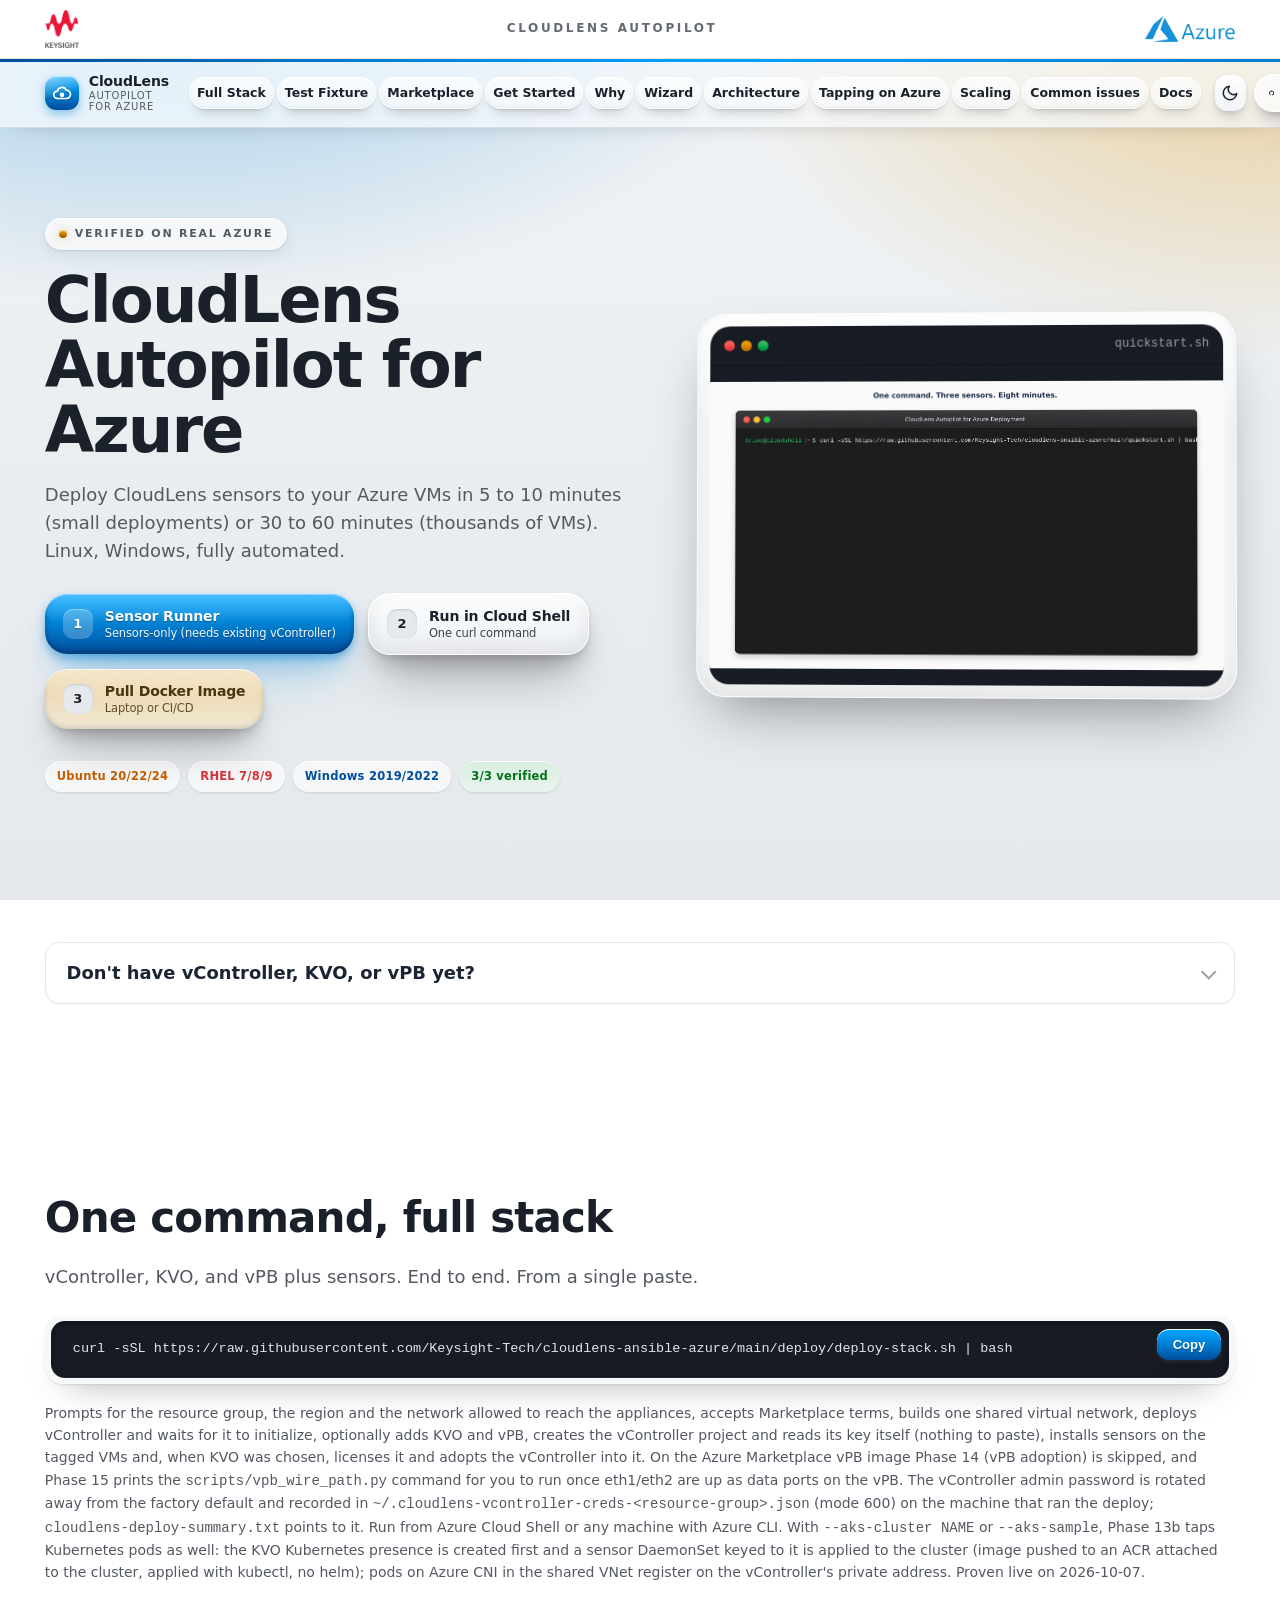
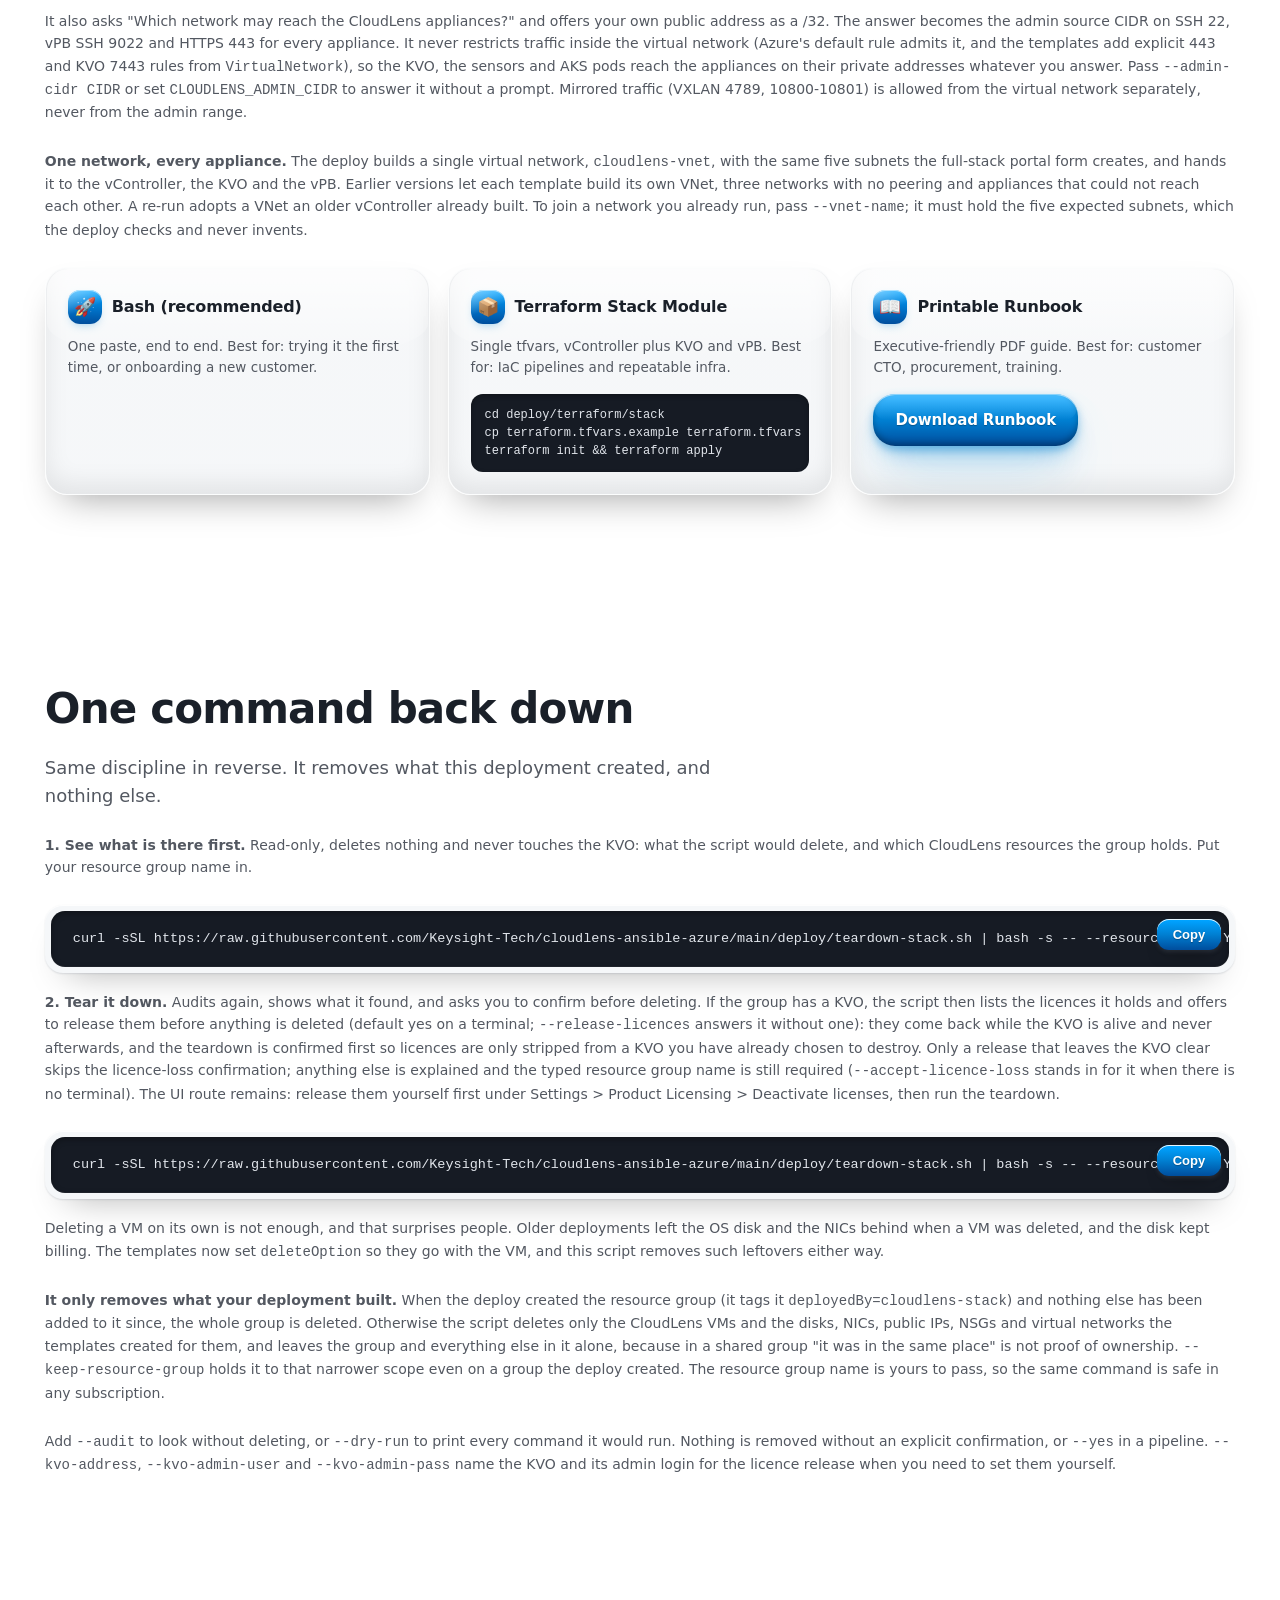
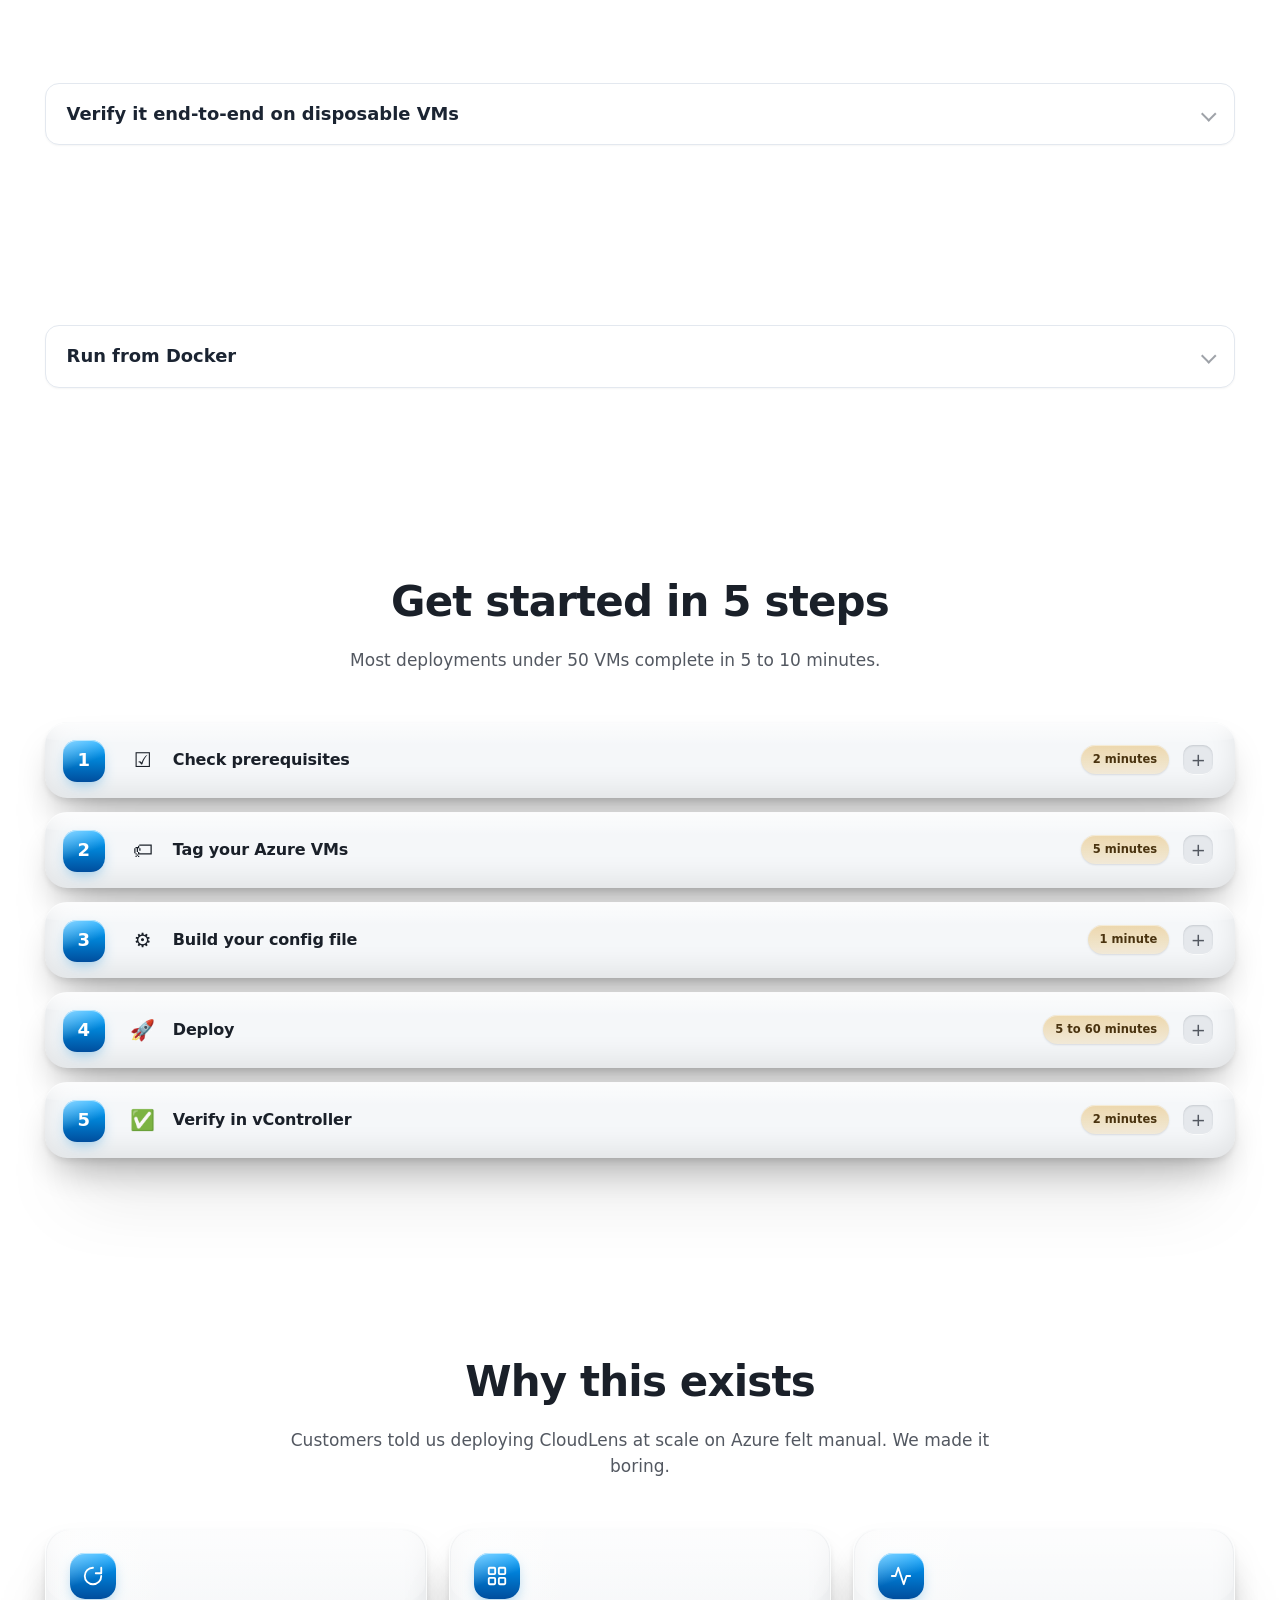
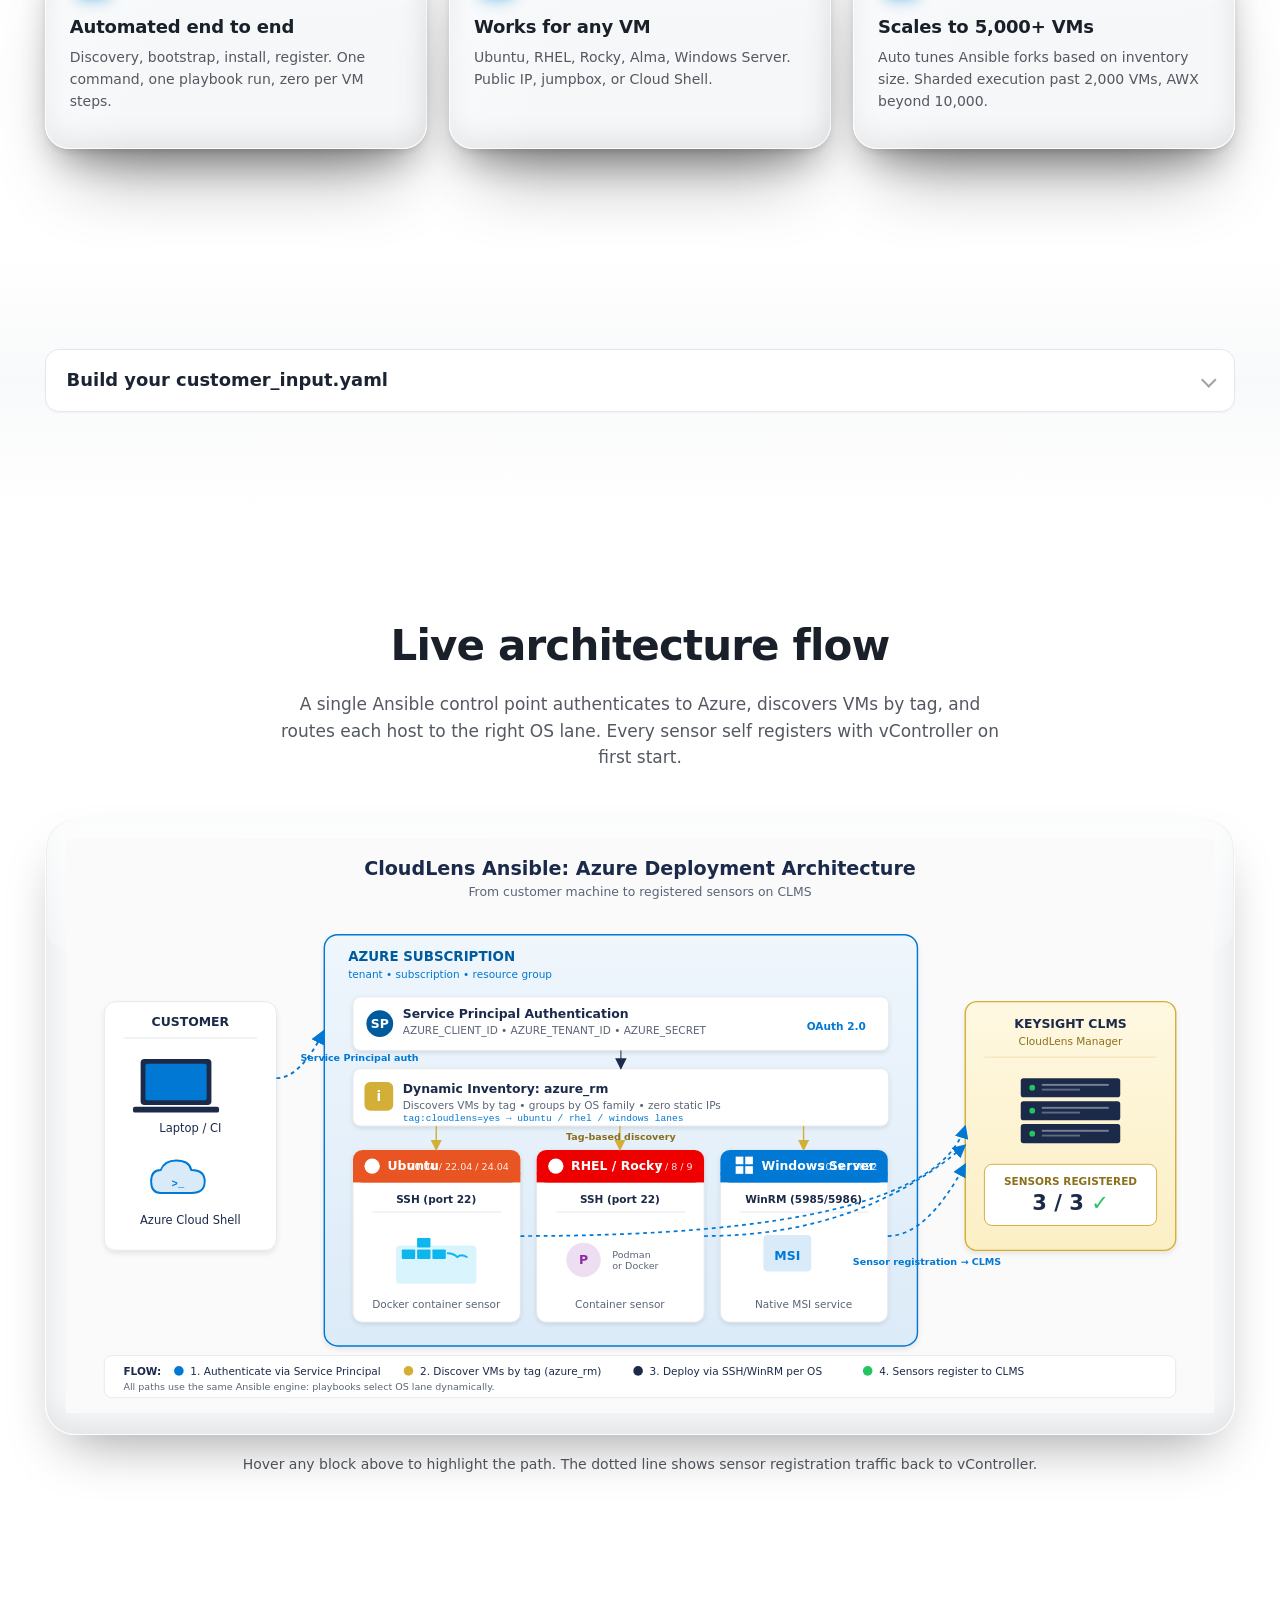
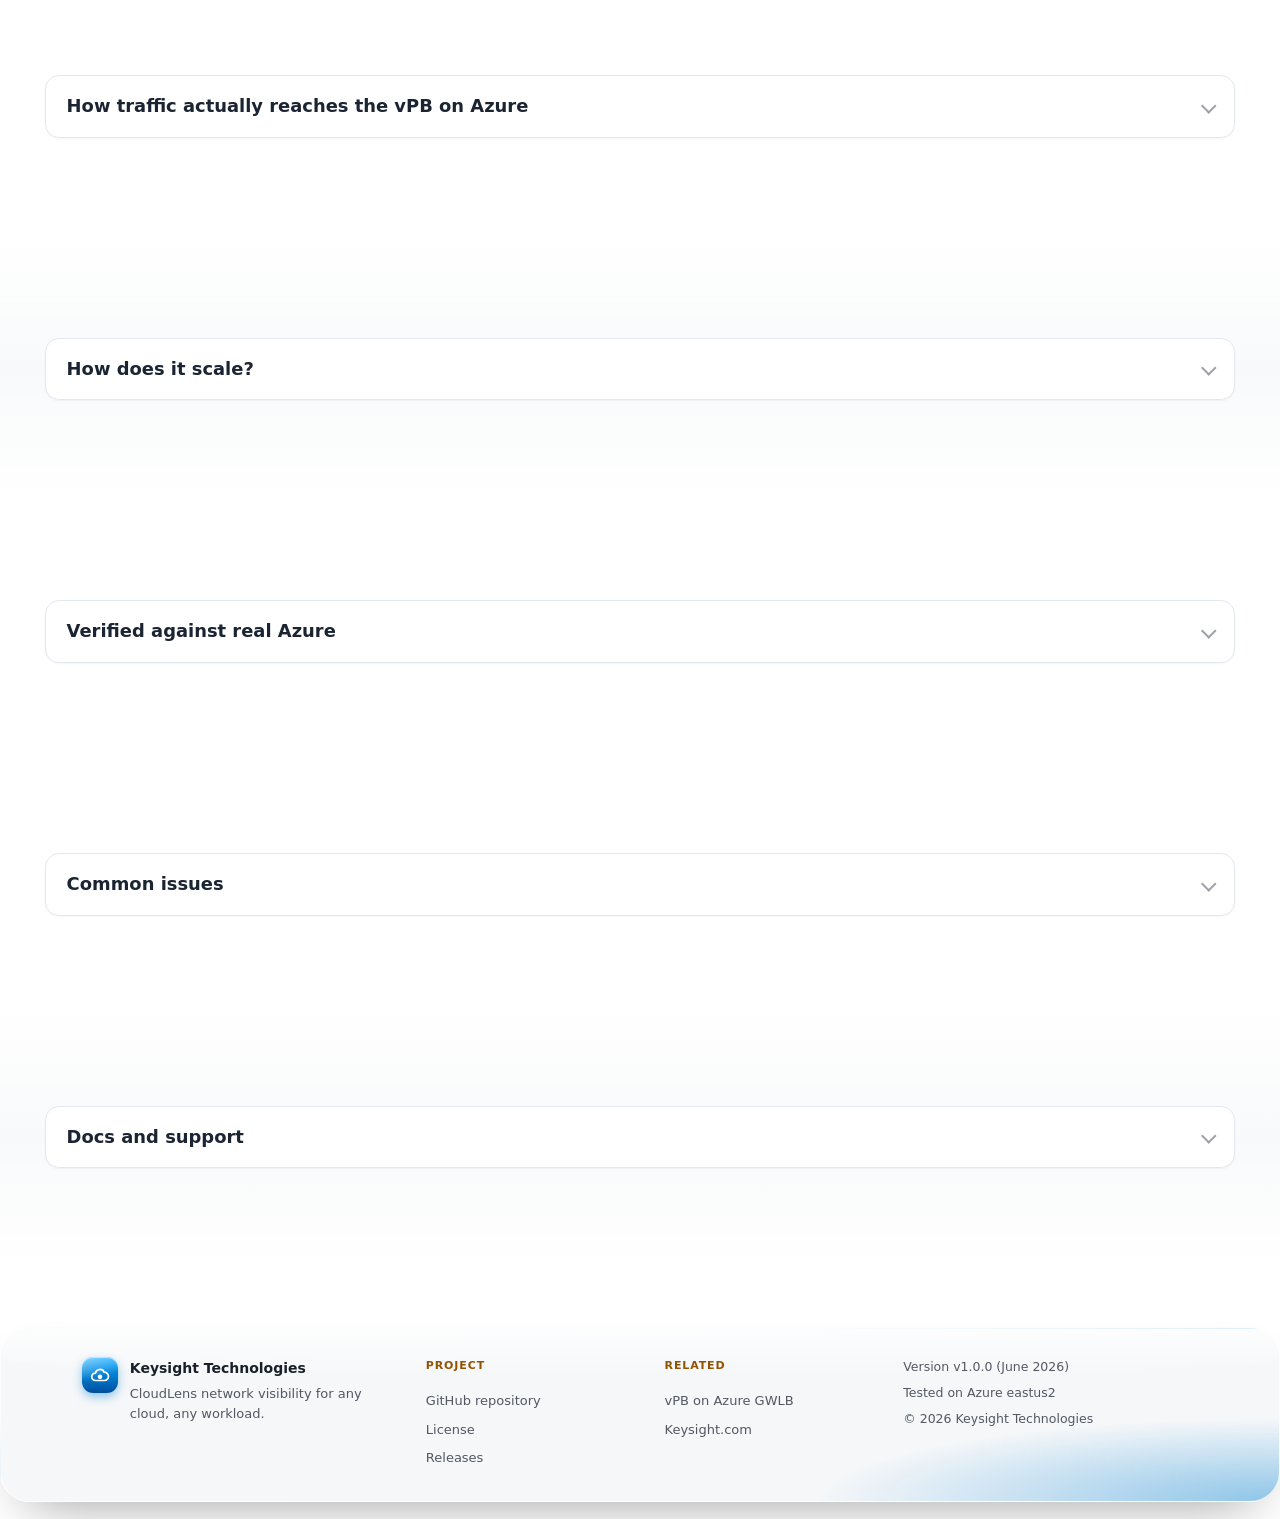
<file: docs/index.html>
<!doctype html>
<html lang="en" data-theme="light">
<head>
  <meta charset="utf-8" />
  <meta name="viewport" content="width=device-width, initial-scale=1, viewport-fit=cover" />
  <script>
    // Apply saved theme BEFORE styles paint to prevent flash of incorrect theme.
    // Defaults to light if no preference saved.
    try {
      var t = localStorage.getItem('cl-theme') || 'light';
      document.documentElement.setAttribute('data-theme', t);
    } catch (e) {}
  </script>
  <meta name="color-scheme" content="light dark" />
  <title>CloudLens Autopilot for Azure | Keysight Technologies</title>
  <meta name="description" content="Deploy CloudLens sensors to your Azure VMs in 5 to 10 minutes. Linux, Windows, fully automated. ARM template, Cloud Shell, or Docker." />
  <meta name="theme-color" content="#0078D4" media="(prefers-color-scheme: light)" />
  <meta name="theme-color" content="#0F172A" media="(prefers-color-scheme: dark)" />

  <meta property="og:type" content="website" />
  <meta property="og:title" content="CloudLens Autopilot for Azure" />
  <meta property="og:description" content="Deploy CloudLens sensors to your Azure VMs in 5 to 10 minutes. Linux, Windows, fully automated." />
  <meta property="og:url" content="https://keysight-tech.github.io/cloudlens-ansible-azure/" />
  <meta property="og:image" content="https://raw.githubusercontent.com/Keysight-Tech/cloudlens-ansible-azure/main/docs/assets/architecture-diagram.svg" />
  <meta name="twitter:card" content="summary_large_image" />

  <link rel="icon" href="data:image/svg+xml,%3Csvg xmlns='http://www.w3.org/2000/svg' viewBox='0 0 32 32'%3E%3Crect width='32' height='32' rx='6' fill='%230078D4'/%3E%3Cpath d='M8 20 L16 8 L24 20 Z' fill='%23D4AF37'/%3E%3C/svg%3E" />
  <link rel="stylesheet" href="styles.css?v=1" />
</head>
<body>
  <a class="skip-link" href="#main">Skip to content</a>

  <div class="brand-strip">
    <div class="brand-strip__inner">
      <a href="https://www.keysight.com" target="_blank" rel="noopener" class="brand-strip__logo" aria-label="Keysight Technologies">
        <img src="assets/keysight-mark.png" alt="Keysight Technologies" width="288" height="320" />
      </a>
      <span class="brand-strip__tag">CloudLens Autopilot</span>
      <a href="https://azure.microsoft.com/en-us/marketplace" target="_blank" rel="noopener" class="brand-strip__logo brand-strip__logo--azure" aria-label="Microsoft Azure">
        <img src="assets/azure-mark.png" alt="Microsoft Azure" width="450" height="130" />
      </a>
    </div>
  </div>

  <header class="site-header" role="banner">
    <div class="container nav">
      <a href="#top" class="brand" aria-label="CloudLens Autopilot for Azure home">
        <span class="brand-mark" aria-hidden="true">
          <svg viewBox="0 0 24 24" fill="none" stroke="#fff" stroke-width="1.9" stroke-linecap="round" stroke-linejoin="round"><path d="M7 18a4 4 0 0 1 0-8 5 5 0 0 1 9.5-1A4 4 0 0 1 17 18H7z"/><circle cx="12" cy="14" r="1.6" fill="#fff"/></svg>
        </span>
        <span class="brand-text">
          <strong>CloudLens</strong>
          <span class="brand-sub">Autopilot for Azure</span>
        </span>
      </a>
      <nav class="primary-nav" aria-label="Primary">
        <a href="#full-stack">Full Stack</a>
        <a href="#test-fixture">Test Fixture</a>
        <a href="#prereq-deploys">Marketplace</a>
        <a href="#start-here">Get Started</a>
        <a href="#why">Why</a>
        <a href="#wizard">Wizard</a>
        <a href="#architecture">Architecture</a>
        <a href="#tapping">Tapping on Azure</a>
        <a href="#scaling">Scaling</a>
        <a href="#faq">Common issues</a>
        <a href="#docs">Docs</a>
      </nav>
      <div class="nav-actions">
        <button id="theme-toggle" class="icon-btn" type="button" aria-label="Toggle dark mode" title="Toggle dark mode">
          <svg class="icon-sun" width="18" height="18" viewBox="0 0 24 24" fill="none" stroke="currentColor" stroke-width="2" stroke-linecap="round" stroke-linejoin="round"><circle cx="12" cy="12" r="4"/><path d="M12 2v2M12 20v2M4.93 4.93l1.41 1.41M17.66 17.66l1.41 1.41M2 12h2M20 12h2M4.93 19.07l1.41-1.41M17.66 6.34l1.41-1.41"/></svg>
          <svg class="icon-moon" width="18" height="18" viewBox="0 0 24 24" fill="none" stroke="currentColor" stroke-width="2" stroke-linecap="round" stroke-linejoin="round"><path d="M21 12.79A9 9 0 1 1 11.21 3 7 7 0 0 0 21 12.79z"/></svg>
        </button>
        <a class="ghost-btn" href="https://github.com/Keysight-Tech/cloudlens-ansible-azure" target="_blank" rel="noopener">
          <svg width="16" height="16" viewBox="0 0 24 24" fill="currentColor" aria-hidden="true"><path d="M12 .5C5.65.5.5 5.65.5 12c0 5.08 3.29 9.39 7.86 10.91.58.1.79-.25.79-.56v-2c-3.2.7-3.87-1.37-3.87-1.37-.52-1.33-1.28-1.69-1.28-1.69-1.05-.72.08-.7.08-.7 1.16.08 1.77 1.19 1.77 1.19 1.03 1.77 2.71 1.26 3.37.96.1-.75.4-1.26.73-1.55-2.55-.29-5.24-1.28-5.24-5.69 0-1.26.45-2.29 1.19-3.09-.12-.29-.52-1.47.11-3.06 0 0 .97-.31 3.18 1.18a11 11 0 0 1 5.78 0c2.2-1.49 3.18-1.18 3.18-1.18.63 1.59.23 2.77.12 3.06.74.8 1.19 1.83 1.19 3.09 0 4.42-2.69 5.39-5.25 5.68.41.36.78 1.06.78 2.13v3.15c0 .31.21.66.79.55C20.21 21.38 23.5 17.07 23.5 12 23.5 5.65 18.35.5 12 .5z"/></svg>
          <span>GitHub</span>
        </a>
      </div>
    </div>
  </header>

  <main id="main">
    <!-- 1. HERO -->
    <section id="top" class="hero">
      <div class="hero-bg" aria-hidden="true"></div>
      <div class="container hero-grid">
        <div class="hero-copy">
          <span class="eyebrow">
            <span class="dot"></span>
            Verified on real Azure
          </span>
          <h1>CloudLens Autopilot for Azure</h1>
          <p class="lede">Deploy CloudLens sensors to your Azure VMs in 5 to 10 minutes (small deployments) or 30 to 60 minutes (thousands of VMs). Linux, Windows, fully automated.</p>
          <div class="cta-row">
            <a class="btn btn-primary tier" href="https://portal.azure.com/#create/Microsoft.Template/uri/https%3A%2F%2Fraw.githubusercontent.com%2FKeysight-Tech%2Fcloudlens-ansible-azure%2Fmain%2Fdeploy%2Farm-template.json" target="_blank" rel="noopener" title="Sensors-only runner. Requires existing vController. Self-destructs after 60 min.">
              <span class="tier-num">1</span>
              <span class="tier-label">
                <strong>Sensor Runner</strong>
                <small>Sensors-only (needs existing vController)</small>
              </span>
            </a>
            <a class="btn btn-secondary tier" href="https://shell.azure.com" target="_blank" rel="noopener">
              <span class="tier-num">2</span>
              <span class="tier-label">
                <strong>Run in Cloud Shell</strong>
                <small>One curl command</small>
              </span>
            </a>
            <a class="btn btn-tertiary tier" href="#docker">
              <span class="tier-num">3</span>
              <span class="tier-label">
                <strong>Pull Docker Image</strong>
                <small>Laptop or CI/CD</small>
              </span>
            </a>
          </div>
          <div class="badges" aria-label="Tested platforms">
            <span class="badge ub">Ubuntu 20/22/24</span>
            <span class="badge rh">RHEL 7/8/9</span>
            <span class="badge win">Windows 2019/2022</span>
            <span class="badge ok">3/3 verified</span>
          </div>
        </div>
        <div class="hero-demo">
          <div class="demo-frame">
            <div class="demo-chrome">
              <span></span><span></span><span></span>
              <em>quickstart.sh</em>
            </div>
            <object data="assets/deploy-demo.svg" type="image/svg+xml" aria-label="Animated terminal showing CloudLens Ansible deployment"></object>
          </div>
        </div>
      </div>
    </section>

    <!-- 1.25 PREREQUISITE DEPLOYS: vController + KVO + vPB MARKETPLACE -->
    <section id="prereq-deploys" class="prereq-section">
      <div class="container">
        <details class="sec-collapse">
          <summary><span class="sc-t">Don't have vController, KVO, or vPB yet?</span></summary>
          <div class="sc-body">

        <h2>Don't have vController, KVO, or vPB yet?</h2>
        <p class="lede">Deploy them from Azure Marketplace in one click before running sensor deployments.</p>

        <div class="prereq-card prereq-card-stack">
          <h3>&#9889; Deploy the full CloudLens Stack (recommended)</h3>
          <p>One wizard, one click. Provisions vController + KVO + vPB into a shared VNet with five purpose-built subnets. About 15 minutes from click to ready.</p>
          <ul>
            <li>One Azure resource group, one shared VNet</li>
            <li>vController + KVO + vPB deployed in parallel</li>
            <li>Output prints the exact Cloud Shell command for sensor install</li>
          </ul>
          <a class="btn btn-primary btn-stack" href="https://portal.azure.com/#create/Microsoft.Template/uri/https%3A%2F%2Fraw.githubusercontent.com%2FKeysight-Tech%2Fcloudlens-ansible-azure%2Fmain%2Fdeploy%2Fstack-marketplace.json/createUIDefinitionUri/https%3A%2F%2Fraw.githubusercontent.com%2FKeysight-Tech%2Fcloudlens-ansible-azure%2Fmain%2Fdeploy%2Fstack-createUiDefinition.json" target="_blank" rel="noopener">&#9654; Deploy CloudLens Stack</a>
        </div>

        <p class="prereq-or">Or deploy each product separately:</p>

        <div class="prereq-cards">
          <div class="prereq-card">
            <h3>CloudLens vController <span class="rebrand-tag">formerly CLMS</span></h3>
            <p>Central management for sensors. Required for any sensor deployment.</p>
            <ul>
              <li>Version 6.14.0-89 from Azure Marketplace</li>
              <li>One VM, public IP, ready in 15 minutes</li>
              <li>SSH: <code>ssh azureuser@&lt;vcontroller-ip&gt;</code> (port 22)</li>
              <li>Web UI: <code>https://&lt;vcontroller-ip&gt;</code></li>
              <li>UI login: <code>admin / Cl0udLens@dm!n</code> (change on first login)</li>
            </ul>
            <a class="btn btn-primary" href="https://portal.azure.com/#create/Microsoft.Template/uri/https%3A%2F%2Fraw.githubusercontent.com%2FKeysight-Tech%2Fcloudlens-ansible-azure%2Fmain%2Fdeploy%2Fclms-marketplace.json/createUIDefinitionUri/https%3A%2F%2Fraw.githubusercontent.com%2FKeysight-Tech%2Fcloudlens-ansible-azure%2Fmain%2Fdeploy%2Fclms-createUiDefinition.json" target="_blank" rel="noopener">&#9654; Deploy vController</a>
          </div>
          <div class="prereq-card">
            <h3>Vision Orchestrator (KVO) <span class="new-tag">NEW</span></h3>
            <p>Optional. Centralizes vPB fleet configuration and automation across physical, virtual, and cloud.</p>
            <ul>
              <li>Version 3.0.0-55 from Azure Marketplace</li>
              <li>One VM, public IP, single NIC control plane</li>
              <li>SSH: <code>ssh azureuser@&lt;kvo-ip&gt;</code> (port 22)</li>
              <li>Web UI: <code>https://&lt;kvo-ip&gt;</code></li>
              <li>UI login: <code>admin / admin</code> (change on first login)</li>
            </ul>
            <a class="btn btn-secondary" href="https://portal.azure.com/#create/Microsoft.Template/uri/https%3A%2F%2Fraw.githubusercontent.com%2FKeysight-Tech%2Fcloudlens-ansible-azure%2Fmain%2Fdeploy%2Fkvo-marketplace.json/createUIDefinitionUri/https%3A%2F%2Fraw.githubusercontent.com%2FKeysight-Tech%2Fcloudlens-ansible-azure%2Fmain%2Fdeploy%2Fkvo-createUiDefinition.json" target="_blank" rel="noopener">&#9654; Deploy KVO</a>
          </div>
          <div class="prereq-card">
            <h3>Virtual Packet Broker (vPB)</h3>
            <p>Optional. For inline traffic processing and VXLAN aggregation.</p>
            <ul>
              <li>Version 3.15.0-1 from Azure Marketplace</li>
              <li>Three-NIC layout with accelerated networking</li>
              <li>SSH: <code>ssh -p 9022 azureuser@&lt;vpb-ip&gt;</code> (NOT port 22)</li>
              <li>Bootstrap runs automatically during deploy (CustomScript extension)</li>
              <li>CLI access: <code>sudo vpb</code> (works the moment you SSH in)</li>
            </ul>
            <a class="btn btn-secondary" href="https://portal.azure.com/#create/Microsoft.Template/uri/https%3A%2F%2Fraw.githubusercontent.com%2FKeysight-Tech%2Fcloudlens-ansible-azure%2Fmain%2Fdeploy%2Fvpb-marketplace.json/createUIDefinitionUri/https%3A%2F%2Fraw.githubusercontent.com%2FKeysight-Tech%2Fcloudlens-ansible-azure%2Fmain%2Fdeploy%2Fvpb-createUiDefinition.json" target="_blank" rel="noopener">&#9654; Deploy vPB</a>
          </div>
        </div>

        <aside class="marketplace-note" aria-label="Marketplace listing names">
          <p>In the Azure Portal, the offers appear as <strong>"Keysight CloudLens vController"</strong>, <strong>"Keysight Vision Orchestrator"</strong>, and <strong>"Keysight CloudLens Virtual Packet Broker"</strong>. The Deploy buttons above point to the correct offer IDs automatically. CLMS was renamed to vController in 2026.</p>
        </aside>

        <p class="callout">After vController finishes initializing (about 15 minutes), open the UI, create a project, copy the project key, then return here to run the sensor deployment.</p>
        <p class="prereq-note">First-time use of these images requires accepting Marketplace terms. The Portal will prompt you on first deploy, or run <code>az vm image terms accept --publisher keysight-technologies-cloudlens --offer &lt;offer&gt; --plan &lt;plan&gt;</code> (use <code>keysight-technologies-kvop</code> for KVO).</p>

        <details class="terraform-note">
          <summary>Prefer Terraform?</summary>
          <p>vController, KVO, and vPB are all available as Terraform modules in <code>deploy/terraform/</code>. Same marketplace images, IaC-friendly for pipelines and repeatable deployments.</p>
          <pre><code>cd deploy/terraform/clms
cp terraform.tfvars.example terraform.tfvars
terraform init &amp;&amp; terraform apply</code></pre>
        </details>
      
          </div>
        </details>
      </div>
    </section>

    <!-- 1.1 FULL STACK ONE-COMMAND DEPLOY -->
    <section id="full-stack" class="full-stack-section">
      <div class="container">
        <h2>One command, full stack</h2>
        <p class="lede">vController, KVO, and vPB plus sensors. End to end. From a single paste.</p>

        <div class="full-stack-cmd-wrap">
          <pre id="full-stack-cmd"><code>curl -sSL https://raw.githubusercontent.com/Keysight-Tech/cloudlens-ansible-azure/main/deploy/deploy-stack.sh | bash</code></pre>
          <button class="copy-btn" data-copy="full-stack-cmd" type="button" aria-label="Copy curl command">Copy</button>
        </div>

        <p class="full-stack-note">Prompts for the resource group, the region and the network allowed to reach the appliances, accepts Marketplace terms, builds one shared virtual network, deploys vController and waits for it to initialize, optionally adds KVO and vPB, creates the vController project and reads its key itself (nothing to paste), installs sensors on the tagged VMs and, when KVO was chosen, licenses it and adopts the vController into it. On the Azure Marketplace vPB image Phase 14 (vPB adoption) is skipped, and Phase 15 prints the <code>scripts/vpb_wire_path.py</code> command for you to run once eth1/eth2 are up as data ports on the vPB. The vController admin password is rotated away from the factory default and recorded in <code>~/.cloudlens-vcontroller-creds-&lt;resource-group&gt;.json</code> (mode 600) on the machine that ran the deploy; <code>cloudlens-deploy-summary.txt</code> points to it. Run from Azure Cloud Shell or any machine with Azure CLI. With <code>--aks-cluster NAME</code> or <code>--aks-sample</code>, Phase 13b taps Kubernetes pods as well: the KVO Kubernetes presence is created first and a sensor DaemonSet keyed to it is applied to the cluster (image pushed to an ACR attached to the cluster, applied with kubectl, no helm); pods on Azure CNI in the shared VNet register on the vController's private address. Proven live on 2026-10-07.</p>

        <p class="full-stack-note">It also asks "Which network may reach the CloudLens appliances?" and offers your own public address as a /32. The answer becomes the admin source CIDR on SSH 22, vPB SSH 9022 and HTTPS 443 for every appliance. It never restricts traffic inside the virtual network (Azure's default rule admits it, and the templates add explicit 443 and KVO 7443 rules from <code>VirtualNetwork</code>), so the KVO, the sensors and AKS pods reach the appliances on their private addresses whatever you answer. Pass <code>--admin-cidr CIDR</code> or set <code>CLOUDLENS_ADMIN_CIDR</code> to answer it without a prompt. Mirrored traffic (VXLAN 4789, 10800-10801) is allowed from the virtual network separately, never from the admin range.</p>
        <p class="full-stack-note"><strong>One network, every appliance.</strong> The deploy builds a single virtual network, <code>cloudlens-vnet</code>, with the same five subnets the full-stack portal form creates, and hands it to the vController, the KVO and the vPB. Earlier versions let each template build its own VNet, three networks with no peering and appliances that could not reach each other. A re-run adopts a VNet an older vController already built. To join a network you already run, pass <code>--vnet-name</code>; it must hold the five expected subnets, which the deploy checks and never invents.</p>

        <div class="full-stack-paths">
          <div class="path-card">
            <h4><span class="path-icon" aria-hidden="true">&#128640;</span> Bash (recommended)</h4>
            <p>One paste, end to end. Best for: trying it the first time, or onboarding a new customer.</p>
          </div>
          <div class="path-card">
            <h4><span class="path-icon" aria-hidden="true">&#128230;</span> Terraform Stack Module</h4>
            <p>Single tfvars, vController plus KVO and vPB. Best for: IaC pipelines and repeatable infra.</p>
<pre><code>cd deploy/terraform/stack
cp terraform.tfvars.example terraform.tfvars
terraform init &amp;&amp; terraform apply</code></pre>
          </div>
          <div class="path-card">
            <h4><span class="path-icon" aria-hidden="true">&#128214;</span> Printable Runbook</h4>
            <p>Executive-friendly PDF guide. Best for: customer CTO, procurement, training.</p>
            <a class="btn btn-primary" href="https://github.com/Keysight-Tech/cloudlens-ansible-azure/blob/main/docs/CloudLens_Stack_Deployment_Runbook.pdf" target="_blank" rel="noopener">Download Runbook</a>
          </div>
        </div>
      </div>
    </section>

    <!-- 1.12 FULL STACK ONE-COMMAND TEARDOWN -->
    <section id="teardown" class="full-stack-section">
      <div class="container">
        <h2>One command back down</h2>
        <p class="lede">Same discipline in reverse. It removes what this deployment created, and nothing else.</p>

        <p class="full-stack-note"><strong>1. See what is there first.</strong> Read-only, deletes nothing and never touches the KVO: what the script would delete, and which CloudLens resources the group holds. Put your resource group name in.</p>
        <div class="full-stack-cmd-wrap">
          <pre id="teardown-audit-cmd"><code>curl -sSL https://raw.githubusercontent.com/Keysight-Tech/cloudlens-ansible-azure/main/deploy/teardown-stack.sh | bash -s -- --resource-group YOUR-RG --audit</code></pre>
          <button class="copy-btn" data-copy="teardown-audit-cmd" type="button" aria-label="Copy the audit command">Copy</button>
        </div>

        <p class="full-stack-note"><strong>2. Tear it down.</strong> Audits again, shows what it found, and asks you to confirm before deleting. If the group has a KVO, the script then lists the licences it holds and offers to release them before anything is deleted (default yes on a terminal; <code>--release-licences</code> answers it without one): they come back while the KVO is alive and never afterwards, and the teardown is confirmed first so licences are only stripped from a KVO you have already chosen to destroy. Only a release that leaves the KVO clear skips the licence-loss confirmation; anything else is explained and the typed resource group name is still required (<code>--accept-licence-loss</code> stands in for it when there is no terminal). The UI route remains: release them yourself first under Settings &gt; Product Licensing &gt; Deactivate licenses, then run the teardown.</p>
        <div class="full-stack-cmd-wrap">
          <pre id="teardown-cmd"><code>curl -sSL https://raw.githubusercontent.com/Keysight-Tech/cloudlens-ansible-azure/main/deploy/teardown-stack.sh | bash -s -- --resource-group YOUR-RG</code></pre>
          <button class="copy-btn" data-copy="teardown-cmd" type="button" aria-label="Copy the teardown command">Copy</button>
        </div>

        <p class="full-stack-note">Deleting a VM on its own is not enough, and that surprises people. Older deployments left the OS disk and the NICs behind when a VM was deleted, and the disk kept billing. The templates now set <code>deleteOption</code> so they go with the VM, and this script removes such leftovers either way.</p>

        <p class="full-stack-note"><strong>It only removes what your deployment built.</strong> When the deploy created the resource group (it tags it <code>deployedBy=cloudlens-stack</code>) and nothing else has been added to it since, the whole group is deleted. Otherwise the script deletes only the CloudLens VMs and the disks, NICs, public IPs, NSGs and virtual networks the templates created for them, and leaves the group and everything else in it alone, because in a shared group "it was in the same place" is not proof of ownership. <code>--keep-resource-group</code> holds it to that narrower scope even on a group the deploy created. The resource group name is yours to pass, so the same command is safe in any subscription.</p>

        <p class="full-stack-note">Add <code>--audit</code> to look without deleting, or <code>--dry-run</code> to print every command it would run. Nothing is removed without an explicit confirmation, or <code>--yes</code> in a pipeline. <code>--kvo-address</code>, <code>--kvo-admin-user</code> and <code>--kvo-admin-pass</code> name the KVO and its admin login for the licence release when you need to set them yourself.</p>
      </div>
    </section>

    <!-- 1.15 TEST FIXTURE: 3 disposable workload VMs for SE demos / verification -->
    <section id="test-fixture" class="full-stack-section">
      <div class="container">
        <details class="sec-collapse">
          <summary><span class="sc-t">Verify it end-to-end on disposable VMs</span></summary>
          <div class="sc-body">

        <h2>Verify it end-to-end on disposable VMs</h2>
        <p class="lede">For SE demos or first-call verification: stand up 3 throwaway workload VMs (Ubuntu 22.04 + RHEL 9 + Windows Server 2022) tagged with a custom discovery tag, then run the stack with the matching tag flags. Proves sensors install on every supported OS in one pass.</p>

        <div class="full-stack-cmd-wrap">
          <pre><code id="test-fixture-cmd"># 1. Stand up the 3 test workload VMs (default tag: monitoring=enabled)
curl -sSL https://raw.githubusercontent.com/Keysight-Tech/cloudlens-ansible-azure/main/scripts/deploy-test-workload-vms.sh | bash

# 2. Deploy the CloudLens stack with the matching tag flags
curl -sSL https://raw.githubusercontent.com/Keysight-Tech/cloudlens-ansible-azure/main/deploy/deploy-stack.sh | \
  bash -s -- --discovery-tag-key monitoring --discovery-tag-value enabled

# 3. Cleanup when done
az group delete -n cloudlens-test-vms-rg --yes --no-wait</code></pre>
          <button type="button" class="copy-btn" data-copy="test-fixture-cmd" aria-label="Copy command">Copy</button>
        </div>

        <p class="full-stack-note">Phase 10 will print <code>Workload VMs tagged monitoring=enabled: 3</code>; Phase 11 installs sensors on all three and they register with vController. Phases 12-13 then licence KVO and adopt the vController into it. On the Azure Marketplace vPB image Phase 14 (vPB adoption) is skipped, and Phase 15 prints the <code>scripts/vpb_wire_path.py</code> command to run once eth1/eth2 are up as data ports on the vPB. Total round trip: 25-30 minutes. Override the tag pair with <code>TESTVMS_TAG_KEY</code> / <code>TESTVMS_TAG_VALUE</code> env vars if you want to mirror a customer's existing convention.</p>

        <p class="full-stack-note"><strong>Admin CIDR and the fixture.</strong> The fixture builds its own VNet (<code>test-vms-vnet</code>), which is not peered to the stack's, so its VMs can only reach the vController's public address. Run the stack with the admin CIDR at <code>*</code>: answer <code>*</code> at the prompt or pass <code>--admin-cidr '*'</code> (a run with no terminal keeps <code>*</code> by default). Otherwise set <code>CLOUDLENS_SENSOR_MANAGER_ADDR</code> to the vController's public IP and add the fixture VMs' egress IPs to the admin CIDR, or no sensor will register.</p>
      
          </div>
        </details>
      </div>
    </section>

    <!-- 1.2 DOCKER PATH (Tier 3 deep-link target) -->
    <section id="docker" class="full-stack-section">
      <div class="container">
        <details class="sec-collapse">
          <summary><span class="sc-t">Run from Docker</span></summary>
          <div class="sc-body">

        <h2>Run from Docker</h2>
        <p class="lede">A ready-built image with Ansible, the Azure SDKs and pywinrm. Works from your laptop, a CI runner, or any container host.</p>

        <div class="full-stack-cmd-wrap">
          <pre id="docker-cmd"><code>docker run --rm -it --platform linux/amd64 \
  -v "$(pwd)/customer_input.yaml:/work/customer_input.yaml:ro" \
  -v "$(pwd)/files:/work/files:ro" \
  -v "$HOME/.ssh/id_rsa:/root/.ssh/id_rsa:ro" \
  -e AZURE_SUBSCRIPTION_ID -e AZURE_TENANT \
  -e AZURE_CLIENT_ID -e AZURE_SECRET \
  -e ANSIBLE_WINRM_PASSWORD \
  ghcr.io/keysight-tech/cloudlens-ansible-azure:latest</code></pre>
          <button class="copy-btn" data-copy="docker-cmd" type="button" aria-label="Copy docker run command">Copy</button>
        </div>

        <p class="full-stack-note">Run it from the folder that holds <code>customer_input.yaml</code>. Put the Windows installer from vController in <code>files/</code> there (Linux-only deployments can leave the folder empty). Service principal credentials come in as environment variables: <code>scripts/setup_azure_sp.sh</code> creates one, and the container uses it both to discover VMs and for the Windows WinRM bootstrap. Export <code>ANSIBLE_WINRM_PASSWORD</code> before running when you have Windows VMs. Only the key file is mounted, not all of <code>~/.ssh</code>: a mounted <code>~/.ssh/config</code> is ignored inside the container. The container exits non-zero when the Azure login fails, when no VM matches the tags, or when a host fails. Add <code>-v "$(pwd)/logs:/work/logs"</code> to keep <code>ansible.log</code>.</p>

        <div class="full-stack-paths">
          <div class="path-card">
            <h4>📦 Image registry</h4>
            <p>Rebuilt, smoke-tested and published whenever a file in the image changes on <code>main</code>. Every build is also tagged <code>main-&lt;sha&gt;</code>, so a pipeline can pin one.</p>
            <a class="btn btn-secondary" href="https://github.com/Keysight-Tech/cloudlens-ansible-azure/pkgs/container/cloudlens-ansible-azure" target="_blank" rel="noopener">View on ghcr.io</a>
          </div>
          <div class="path-card">
            <h4>🔧 Build locally</h4>
            <p>Prefer to build your own image instead of pulling? The Dockerfile is in the repo root.</p>
            <pre><code>git clone https://github.com/Keysight-Tech/cloudlens-ansible-azure.git
cd cloudlens-ansible-azure
docker build -t cloudlens-ansible-azure .</code></pre>
          </div>
          <div class="path-card">
            <h4>🤖 CI/CD pattern</h4>
            <p>GitHub Actions, GitLab CI, Jenkins and Azure DevOps runners have no terminal, so drop <code>-it</code>, and pin a <code>main-&lt;sha&gt;</code> tag instead of <code>latest</code>:</p>
            <pre><code>docker run --rm --platform linux/amd64 \
  -v "$PWD/customer_input.yaml:/work/customer_input.yaml:ro" \
  -v "$PWD/files:/work/files:ro" \
  -v "$HOME/.ssh/id_rsa:/root/.ssh/id_rsa:ro" \
  -e AZURE_SUBSCRIPTION_ID -e AZURE_TENANT \
  -e AZURE_CLIENT_ID -e AZURE_SECRET \
  -e ANSIBLE_WINRM_PASSWORD \
  ghcr.io/keysight-tech/cloudlens-ansible-azure:main-&lt;sha&gt;</code></pre>
          </div>
        </div>
      
          </div>
        </details>
      </div>
    </section>


    <!-- 1.5 GET STARTED IN 5 STEPS -->
    <section id="start-here" class="steps-section">
      <div class="container">
        <header class="section-head">
          <h2>Get started in 5 steps</h2>
          <p class="lede">Most deployments under 50 VMs complete in 5 to 10 minutes.</p>
        </header>

        <ol class="steps">
          <li class="step-card">
            <span class="step-num-big" aria-hidden="true">1</span>
            <details>
              <summary>
                <span class="step-icon" aria-hidden="true">&#9745;</span>
                <span class="step-title">Check prerequisites</span>
                <span class="step-time">2 minutes</span>
              </summary>
              <div class="step-body">
                <p>You need these in place before deploying:</p>
                <ul>
                  <li>Azure subscription with Reader and Virtual Machine Contributor roles</li>
                  <li>CloudLens vController (formerly CLMS) deployed and reachable from your target VMs</li>
                  <li>A project key from vController (Settings, Projects, API Keys)</li>
                  <li>SSH key (for Linux targets) or admin password (for Windows targets)</li>
                </ul>
                <p class="callout">If you do not have vController deployed yet, use the <a href="#prereq-deploys">Deploy vController button above</a>.</p>
              </div>
            </details>
          </li>

          <li class="step-card">
            <span class="step-num-big" aria-hidden="true">2</span>
            <details>
              <summary>
                <span class="step-icon" aria-hidden="true">&#127991;</span>
                <span class="step-title">Tag your Azure VMs</span>
                <span class="step-time">5 minutes</span>
              </summary>
              <div class="step-body">
                <p>The deployment discovers VMs by tag. Apply these to every target VM:</p>
                <table class="step-table">
                  <thead><tr><th>Tag</th><th>Value</th></tr></thead>
                  <tbody>
                    <tr><td><code>cloudlens</code></td><td><code>yes</code></td></tr>
                    <tr><td><code>os</code></td><td><code>ubuntu</code> or <code>rhel</code> or <code>windows</code></td></tr>
                    <tr><td><code>env</code></td><td><code>prod</code> or <code>dev</code></td></tr>
                  </tbody>
                </table>
                <p>Bulk tag a resource group:</p>
<pre><code>for vm in $(az vm list -g &lt;RG&gt; --query "[?storageProfile.osDisk.osType=='Linux'].name" -o tsv); do
  az vm update -g &lt;RG&gt; -n $vm --set tags.cloudlens=yes tags.os=ubuntu tags.env=prod
done</code></pre>
              </div>
            </details>
          </li>

          <li class="step-card">
            <span class="step-num-big" aria-hidden="true">3</span>
            <details>
              <summary>
                <span class="step-icon" aria-hidden="true">&#9881;</span>
                <span class="step-title">Build your config file</span>
                <span class="step-time">1 minute</span>
              </summary>
              <div class="step-body">
                <p>Use the wizard below to fill four fields and download <code>customer_input.yaml</code>.</p>
                <p><a class="btn btn-primary inline-btn" href="#wizard">Jump to wizard &darr;</a></p>
                <p class="callout">Tip: the wizard shows the YAML rendering live as you type. Each field has inline help so you know exactly what to enter.</p>
              </div>
            </details>
          </li>

          <li class="step-card">
            <span class="step-num-big" aria-hidden="true">4</span>
            <details>
              <summary>
                <span class="step-icon" aria-hidden="true">&#128640;</span>
                <span class="step-title">Deploy</span>
                <span class="step-time">5 to 60 minutes</span>
              </summary>
              <div class="step-body">
                <p>Place your downloaded <code>customer_input.yaml</code> in your working directory, then pick one of the three deploy paths.</p>
                <div class="step-paths">
                  <div class="path-card">
                    <h4><span class="path-emoji" aria-hidden="true">&#127760;</span> Tier 1: Azure Portal</h4>
                    <p>One click. No local tools. Best for: trying it for the first time.</p>
                    <a class="btn btn-primary inline-btn" href="https://portal.azure.com/#create/Microsoft.Template/uri/https%3A%2F%2Fraw.githubusercontent.com%2FKeysight-Tech%2Fcloudlens-ansible-azure%2Fmain%2Fdeploy%2Farm-template.json" target="_blank" rel="noopener">Deploy from Portal</a>
                  </div>
                  <div class="path-card">
                    <h4><span class="path-emoji" aria-hidden="true">&#9729;</span> Tier 2: Cloud Shell</h4>
                    <p>Already authenticated. One curl command. Best for: most customers.</p>
<pre><code>curl -sSL https://raw.githubusercontent.com/Keysight-Tech/cloudlens-ansible-azure/main/quickstart.sh | bash</code></pre>
                  </div>
                  <div class="path-card">
                    <h4><span class="path-emoji" aria-hidden="true">&#128011;</span> Tier 3: Docker</h4>
                    <p>The same image every run. Best for: CI or repeat deployments. Details in <a href="#docker">Run from Docker</a>.</p>
<pre><code>docker run --rm -it --platform linux/amd64 \
  -v "$(pwd)/customer_input.yaml:/work/customer_input.yaml:ro" \
  -v "$(pwd)/files:/work/files:ro" \
  -v "$HOME/.ssh/id_rsa:/root/.ssh/id_rsa:ro" \
  -e AZURE_SUBSCRIPTION_ID -e AZURE_TENANT \
  -e AZURE_CLIENT_ID -e AZURE_SECRET \
  -e ANSIBLE_WINRM_PASSWORD \
  ghcr.io/keysight-tech/cloudlens-ansible-azure:latest</code></pre>
                  </div>
                </div>
              </div>
            </details>
          </li>

          <li class="step-card">
            <span class="step-num-big" aria-hidden="true">5</span>
            <details>
              <summary>
                <span class="step-icon" aria-hidden="true">&#9989;</span>
                <span class="step-title">Verify in vController</span>
                <span class="step-time">2 minutes</span>
              </summary>
              <div class="step-body">
                <p>Open your vController web UI and confirm:</p>
                <ul>
                  <li>Each tagged VM appears as a registered sensor (under Sensors)</li>
                  <li>Custom tags from your config match what you see in vController</li>
                  <li>Sensors show as connected and reporting</li>
                </ul>
                <p class="callout">Stuck? See the troubleshooting section below or the full <a href="https://github.com/Keysight-Tech/cloudlens-ansible-azure/blob/main/docs/TROUBLESHOOTING.md">troubleshooting docs</a>.</p>
              </div>
            </details>
          </li>
        </ol>
      </div>
    </section>

    <!-- 2. WHY THIS EXISTS -->
    <section id="why" class="section">
      <div class="container">
        <header class="section-head">
          <h2>Why this exists</h2>
          <p>Customers told us deploying CloudLens at scale on Azure felt manual. We made it boring.</p>
        </header>
        <div class="card-grid three">
          <article class="card lift">
            <div class="card-icon">
              <svg width="28" height="28" viewBox="0 0 24 24" fill="none" stroke="currentColor" stroke-width="2" stroke-linecap="round" stroke-linejoin="round"><path d="M21 12a9 9 0 1 1-9-9"/><polyline points="21 3 21 9 15 9"/></svg>
            </div>
            <h3>Automated end to end</h3>
            <p>Discovery, bootstrap, install, register. One command, one playbook run, zero per VM steps.</p>
          </article>
          <article class="card lift">
            <div class="card-icon">
              <svg width="28" height="28" viewBox="0 0 24 24" fill="none" stroke="currentColor" stroke-width="2" stroke-linecap="round" stroke-linejoin="round"><rect x="3" y="3" width="7" height="7" rx="1"/><rect x="14" y="3" width="7" height="7" rx="1"/><rect x="3" y="14" width="7" height="7" rx="1"/><rect x="14" y="14" width="7" height="7" rx="1"/></svg>
            </div>
            <h3>Works for any VM</h3>
            <p>Ubuntu, RHEL, Rocky, Alma, Windows Server. Public IP, jumpbox, or Cloud Shell.</p>
          </article>
          <article class="card lift">
            <div class="card-icon">
              <svg width="28" height="28" viewBox="0 0 24 24" fill="none" stroke="currentColor" stroke-width="2" stroke-linecap="round" stroke-linejoin="round"><polyline points="22 12 18 12 15 21 9 3 6 12 2 12"/></svg>
            </div>
            <h3>Scales to 5,000+ VMs</h3>
            <p>Auto tunes Ansible forks based on inventory size. Sharded execution past 2,000 VMs, AWX beyond 10,000.</p>
          </article>
        </div>
      </div>
    </section>

    <!-- 3. INTERACTIVE WIZARD -->
    <section id="wizard" class="section alt">
      <div class="container">
        <details class="sec-collapse">
          <summary><span class="sc-t">Build your customer_input.yaml</span></summary>
          <div class="sc-body">

        <header class="section-head">
          <h2>Build your customer_input.yaml</h2>
          <p>Fill in four fields. Download the file. Run quickstart. That is the whole flow.</p>
        </header>
        <div class="wizard-grid">
          <form class="wizard" id="wizard-form" autocomplete="off">
            <div class="step" data-step="1">
              <div class="step-head"><span class="step-num">1</span><h3>CloudLens vController</h3></div>
              <label for="clms-ip">vController IP or FQDN</label>
              <input id="clms-ip" name="clms_ip" type="text" placeholder="10.0.0.10 or clms.example.com" value="10.0.0.10" required />
              <details class="field-help">
                <summary>Where do I find this?</summary>
                <p>The IP or hostname of your vController deployment. You can find it in your Azure Portal under the vController VM details, or in the output of your vController Terraform deployment.</p>
              </details>
            </div>
            <div class="step" data-step="2">
              <div class="step-head"><span class="step-num">2</span><h3>Project key</h3></div>
              <label for="project-key">vController project API key</label>
              <div class="input-row">
                <input id="project-key" name="project_key" type="password" placeholder="paste from vController UI" value="" required />
                <button type="button" class="icon-btn small" id="toggle-key" aria-label="Show or hide key" title="Show or hide key">
                  <svg width="16" height="16" viewBox="0 0 24 24" fill="none" stroke="currentColor" stroke-width="2" stroke-linecap="round" stroke-linejoin="round"><path d="M1 12s4-7 11-7 11 7 11 7-4 7-11 7-11-7-11-7z"/><circle cx="12" cy="12" r="3"/></svg>
                </button>
              </div>
              <details class="field-help">
                <summary>Where do I find this?</summary>
                <p>In vController web UI: Settings, Projects, API Keys, copy the key for the project you want sensors to register under.</p>
              </details>
            </div>
            <div class="step" data-step="3">
              <div class="step-head"><span class="step-num">3</span><h3>Custom tags</h3></div>
              <label for="tags">Tags applied to sensors</label>
              <input id="tags" name="tags" type="text" placeholder="Env=Azure,Region=eastus2" value="Env=Azure" />
              <details class="field-help">
                <summary>What does this do?</summary>
                <p>These tags are attached to each registered sensor and visible in vController. Use them to filter and group sensors (for example: Customer=Acme, Region=eastus2).</p>
              </details>
            </div>
            <div class="step" data-step="4">
              <div class="step-head"><span class="step-num">4</span><h3>Resource groups</h3></div>
              <label for="rgs">Comma separated resource groups (leave blank for subscription wide)</label>
              <input id="rgs" name="resource_groups" type="text" placeholder="rg-prod-eastus2, rg-prod-westus2" value="" />
              <details class="field-help">
                <summary>What if I leave this blank?</summary>
                <p>Blank means scan ALL resource groups in your subscription for tagged VMs. List specific RGs (comma-separated) to limit discovery.</p>
              </details>
              <div class="connection-mode">
                <label for="mode">Connection mode</label>
                <select id="mode" name="mode">
                  <option value="direct_public">direct_public</option>
                  <option value="jumpbox">jumpbox</option>
                </select>
              </div>
            </div>
            <div class="wizard-actions">
              <button type="button" class="btn btn-primary" id="download-yaml">
                <svg width="16" height="16" viewBox="0 0 24 24" fill="none" stroke="currentColor" stroke-width="2" stroke-linecap="round" stroke-linejoin="round"><path d="M21 15v4a2 2 0 0 1-2 2H5a2 2 0 0 1-2-2v-4"/><polyline points="7 10 12 15 17 10"/><line x1="12" y1="15" x2="12" y2="3"/></svg>
                Download customer_input.yaml
              </button>
              <button type="button" class="btn btn-secondary" id="copy-curl">
                <svg width="16" height="16" viewBox="0 0 24 24" fill="none" stroke="currentColor" stroke-width="2" stroke-linecap="round" stroke-linejoin="round"><rect x="9" y="9" width="13" height="13" rx="2"/><path d="M5 15H4a2 2 0 0 1-2-2V4a2 2 0 0 1 2-2h9a2 2 0 0 1 2 2v1"/></svg>
                Copy quickstart command
              </button>
            </div>
            <p class="hint" id="copy-feedback" aria-live="polite"></p>
            <aside class="next-steps" id="wizard-next-steps">
              <h4>Once you have customer_input.yaml</h4>
              <ol>
                <li>Save it as <code>customer_input.yaml</code> in your working directory</li>
                <li>Cloud Shell: run the quickstart from that directory; it reads the file there</li>
                <li>Docker: run the command under <a href="#docker">Run from Docker</a> from that directory; it mounts the file into the container</li>
              </ol>
            </aside>
          </form>
          <aside class="preview" aria-label="Live YAML preview">
            <div class="preview-head">
              <span class="dot dot-r"></span><span class="dot dot-y"></span><span class="dot dot-g"></span>
              <em>customer_input.yaml</em>
            </div>
            <pre><code id="yaml-preview" class="lang-yaml"></code></pre>
          </aside>
        </div>
      
          </div>
        </details>
      </div>
    </section>

    <!-- 4. ARCHITECTURE -->
    <section id="architecture" class="section">
      <div class="container">
        <header class="section-head">
          <h2>Live architecture flow</h2>
          <p>A single Ansible control point authenticates to Azure, discovers VMs by tag, and routes each host to the right OS lane. Every sensor self registers with vController on first start.</p>
        </header>
        <div class="diagram-frame">
          <object data="assets/architecture-diagram.svg" type="image/svg+xml" aria-label="CloudLens Ansible Azure architecture diagram"></object>
        </div>
        <p class="caption">Hover any block above to highlight the path. The dotted line shows sensor registration traffic back to vController.</p>
      </div>
    </section>

    <!-- 4b. WHAT AZURE CAN AND CANNOT TAP -->
    <section id="tapping" class="section">
      <div class="container">
        <details class="sec-collapse">
          <summary><span class="sc-t">How traffic actually reaches the vPB on Azure</span></summary>
          <div class="sc-body">

        <header class="section-head">
          <h2>How traffic actually reaches the vPB on Azure</h2>
          <p>Azure and AWS are not the same here, and the difference decides what you can promise a customer. Read this before reusing an AWS deck.</p>
        </header>
        <div class="diagram-frame" style="padding:1.25rem">
          <h3 style="margin-top:0">Gateway Load Balancer: the Azure-native path, generally available</h3>
          <pre><code>internet &rarr; Standard LB &rarr; GWLB &rarr; vPB (VXLAN hairpin) &rarr; back to GWLB &rarr; backend
                                  &rarr; mirrored copy &rarr; tool</code></pre>
          <p>Documented in the vPB User Guide chapter 3 and in the Azure GWLB deployment guide. This is GA, not a preview, and it is the path to lead with.</p>
          <p><strong>It is inline, not a mirror.</strong> On AWS the tap is out of band, so a failed vPB costs you visibility. Behind a GWLB the vPB sits in the service chain, so a failed vPB costs you the application. Alarm on vPB licence expiry in production: an expired licence stops the device forwarding and takes the data path with it.</p>

          <h3>Sensor-based: what this site automates</h3>
          <p>The sensor taps inside the guest and everything downstream is identical to AWS. The honest trade is software on each monitored VM. Say so rather than letting a customer assume otherwise.</p>

          <h3>Azure vTAP: the out-of-band equivalent, not available yet</h3>
          <p>Azure Virtual Network TAP is the true counterpart to AWS VPC Traffic Mirroring, and it is a gated Microsoft preview limited to EUAP regions. On a subscription that has not been onboarded the <code>virtualNetworkTaps</code> resource type is not exposed at all, so there is nothing to automate against. Do not scope work against it until it appears in the provider.</p>
          <p class="caption">Full detail, with the commands used to verify each claim: <a href="https://github.com/Keysight-Tech/cloudlens-ansible-azure/blob/main/docs/AZURE_TAPPING_ARCHITECTURE.md">AZURE_TAPPING_ARCHITECTURE.md</a></p>
        </div>
      
          </div>
        </details>
      </div>
    </section>

    <!-- 5. SCALING VISUALIZER -->
    <section id="scaling" class="section alt">
      <div class="container">
        <details class="sec-collapse">
          <summary><span class="sc-t">How does it scale?</span></summary>
          <div class="sc-body">

        <header class="section-head">
          <h2>How does it scale?</h2>
          <p>Drag the slider to see the estimated deployment time for your fleet size.</p>
        </header>
        <div class="scaling">
          <div class="scaling-controls">
            <label for="vm-count">Number of VMs</label>
            <input id="vm-count" type="range" min="1" max="15000" step="1" value="100" />
            <div class="scale-readout">
              <div class="readout">
                <span class="readout-label">VMs</span>
                <strong id="vm-readout">100</strong>
              </div>
              <div class="readout">
                <span class="readout-label">Forks</span>
                <strong id="forks-readout">50</strong>
              </div>
              <div class="readout">
                <span class="readout-label">Sharded</span>
                <strong id="sharded-readout">No</strong>
              </div>
              <div class="readout big">
                <span class="readout-label">Estimated time</span>
                <strong id="time-readout">15 to 30 min</strong>
              </div>
            </div>
          </div>
          <div class="scale-bars" role="list">
            <div class="bar" role="listitem" data-band="1-50"><div class="fill"></div><span>1 to 50</span><em>5 to 10 min</em></div>
            <div class="bar" role="listitem" data-band="50-500"><div class="fill"></div><span>50 to 500</span><em>15 to 30 min</em></div>
            <div class="bar" role="listitem" data-band="500-2000"><div class="fill"></div><span>500 to 2,000</span><em>30 to 60 min</em></div>
            <div class="bar" role="listitem" data-band="2000-10000"><div class="fill"></div><span>2,000 to 10,000</span><em>30 to 60 min (sharded)</em></div>
            <div class="bar" role="listitem" data-band="10000+"><div class="fill"></div><span>10,000+</span><em>1 to 2 hr (AWX)</em></div>
          </div>
        </div>
      
          </div>
        </details>
      </div>
    </section>

    <!-- 6. VERIFIED RESULTS -->
    <section id="verified" class="section">
      <div class="container">
        <details class="sec-collapse">
          <summary><span class="sc-t">Verified against real Azure</span></summary>
          <div class="sc-body">

        <header class="section-head">
          <h2>Verified against real Azure</h2>
          <p>VM numbers from the fixture run on 2026-08-17 with <code>scripts/deploy-test-workload-vms.sh</code>, subscription CloudLensPublic, region eastus2; registration was checked in the vController's own registry, not the Ansible recap. The AKS row is from the Phase 13b proof on 2026-10-07 in a fresh resource group: vController adopted into KVO by its private address, Kubernetes presence created, sensor DaemonSet on both nodes, KVO reporting both sensors.</p>
        </header>
        <div class="metrics-grid">
          <div class="metric">
            <strong>3 / 3</strong>
            <span>VMs deployed</span>
            <em>Ubuntu 22.04, RHEL 9, Windows Server 2022</em>
          </div>
          <div class="metric accent">
            <strong>6.14.0-475</strong>
            <span>Linux sensor build</span>
            <em>Ubuntu 22.04 and RHEL 9 (Podman)</em>
          </div>
          <div class="metric">
            <strong>100%</strong>
            <span>Sensor registration rate</span>
            <em>3/3 in the vController registry</em>
          </div>
          <div class="metric">
            <strong>2026-10-07</strong>
            <span>Last verified</span>
            <em>AKS pod tapping; VM rows 2026-08-17. CloudLensPublic / eastus2</em>
          </div>
        </div>

        <div class="results-table" role="region" aria-label="Verified scenarios">
          <table>
            <thead><tr><th>Scenario</th><th>Result</th><th>Registry entry</th></tr></thead>
            <tbody>
              <tr><td>Ubuntu 22.04 (public IP, discovered by tag)</td><td><span class="pill ok">Sensor registered</span></td><td><code>test-ubuntu-1</code> 6.14.0-475</td></tr>
              <tr><td>RHEL 9 (public IP, Podman auto-detected)</td><td><span class="pill ok">Sensor registered</span></td><td><code>test-rhel-1</code> 6.14.0-475</td></tr>
              <tr><td>Windows Server 2022 (WinRM bootstrapped by run-command)</td><td><span class="pill ok">Sensor registered</span></td><td><code>test-windows-1</code> registered</td></tr>
              <tr><td>End to end</td><td><span class="pill ok">3/3 registered</span></td><td>vController project registry</td></tr>
              <tr><td>AKS: 2-node cluster, Azure CNI in the shared VNet, sensor DaemonSet (Phase 13b, 2026-10-07)</td><td><span class="pill ok">2/2 node sensors registered</span></td><td>KVO Kubernetes presence <code>k8s-&lt;cluster&gt;</code>, sensor count 2; sensor 6.13.0-359</td></tr>
            </tbody>
          </table>
        </div>
      
          </div>
        </details>
      </div>
    </section>

    <!-- 6.5 FAQ / COMMON ISSUES -->
    <section id="faq" class="faq-section section">
      <div class="container">
        <details class="sec-collapse">
          <summary><span class="sc-t">Common issues</span></summary>
          <div class="sc-body">

        <header class="section-head">
          <h2>Common issues</h2>
          <p>If something does not work, check these first.</p>
        </header>

        <div class="faq-grid">
          <details class="faq-item">
            <summary>I don't have vController (formerly CLMS) yet. Where do I start?</summary>
            <div class="faq-body">
              <p>Use the <a href="#prereq-deploys">Deploy vController button</a> at the top of this page. vController comes from Azure Marketplace, deploys in 15 minutes, and is ready before you start tagging your VMs. While you are there, also deploy <strong>KVO</strong> if you want centralized fleet orchestration across multiple vPB instances.</p>
            </div>
          </details>

          <details class="faq-item">
            <summary>vPB just deployed. Why can't I SSH yet?</summary>
            <div class="faq-body">
              <p><strong>The vPB image uses port 9022 for SSH, NOT the default port 22.</strong> Keysight CloudLens OS (KCOS) binds sshd only to <code>9022</code> on the public interface. Connections to <code>:22</code> will time out forever even after the VM is fully booted.</p>
              <p><strong>What to do:</strong> wait 10-15 minutes after deploy succeeds for KCOS to initialize, then:</p>
              <pre><code>ssh -p 9022 azureuser@&lt;vpb-public-ip&gt;          # OS shell (KCOS)
sudo vpb                                       # vPB CLI. v3.15 removed the port 2222 CLI; the bootstrap extension installs this wrapper</code></pre>
              <p><strong>NSG rule:</strong> make sure your Network Security Group on the vPB management NIC allows inbound TCP on port 9022. The marketplace ARM template opens this automatically; if you deployed via a custom path, add the rule manually.</p>
              <p><strong>Same vController initialization note:</strong> the web UI on port 443 is usually ready within 60 seconds, but full system initialization (including the registry and project creation) takes around 15 minutes.</p>
            </div>
          </details>

          <details class="faq-item">
            <summary>Inventory finds 0 VMs</summary>
            <div class="faq-body">
              <p><strong>Cause:</strong> tags missing or misspelled.</p>
              <p><strong>Fix:</strong> verify with <code>az vm show -g RG -n VM --query tags</code>. The cloudlens, os, and env tags must all be present.</p>
            </div>
          </details>

          <details class="faq-item">
            <summary>SSH Permission denied</summary>
            <div class="faq-body">
              <p><strong>Cause:</strong> your public key is not on the target VM.</p>
              <p><strong>Fix:</strong> bootstrap with <code>az vm run-command invoke</code> to push your key, then re-run the deploy.</p>
            </div>
          </details>

          <details class="faq-item">
            <summary>WinRM timeout on Windows VMs</summary>
            <div class="faq-body">
              <p><strong>Cause:</strong> WinRM disabled by default on Windows Server.</p>
              <p><strong>Fix:</strong> run <code>playbooks/bootstrap_windows_winrm.yaml</code> first to enable WinRM via Azure Run Command.</p>
            </div>
          </details>

          <details class="faq-item">
            <summary>Sensor does not appear in vController</summary>
            <div class="faq-body">
              <p><strong>Cause:</strong> wrong project key, or sensor cannot reach vController network.</p>
              <p><strong>Fix:</strong> double-check the project key from vController UI. Verify the VM can reach vController on port 443.</p>
            </div>
          </details>

          <details class="faq-item">
            <summary>How long should this take?</summary>
            <div class="faq-body">
              <p><strong>1 to 50 VMs:</strong> 5 to 10 minutes.</p>
              <p><strong>50 to 500 VMs:</strong> 15 to 30 minutes.</p>
              <p><strong>500 to 2000 VMs:</strong> 30 to 60 minutes.</p>
              <p><strong>Thousands:</strong> sharded automatically, 30 to 60 minutes for up to 10K.</p>
            </div>
          </details>

          <details class="faq-item">
            <summary>What if I need help?</summary>
            <div class="faq-body">
              <p>Open an issue on <a href="https://github.com/Keysight-Tech/cloudlens-ansible-azure/issues">GitHub</a>, or contact your Keysight account team for direct engineering support.</p>
            </div>
          </details>
        </div>
      
          </div>
        </details>
      </div>
    </section>

    <!-- 7. QUICK DOCS -->
    <section id="docs" class="section alt">
      <div class="container">
        <details class="sec-collapse">
          <summary><span class="sc-t">Docs and support</span></summary>
          <div class="sc-body">

        <header class="section-head">
          <h2>Docs and support</h2>
          <p>Everything you need to deploy with confidence.</p>
        </header>
        <div class="card-grid four">
          <a class="card link lift" href="https://github.com/Keysight-Tech/cloudlens-ansible-azure/blob/main/docs/OPERATIONS.md" target="_blank" rel="noopener">
            <div class="card-icon book">
              <svg width="22" height="22" viewBox="0 0 24 24" fill="none" stroke="currentColor" stroke-width="2" stroke-linecap="round" stroke-linejoin="round"><path d="M14.7 6.3a1 1 0 0 0 0 1.4l1.6 1.6a1 1 0 0 0 1.4 0l3.77-3.77a6 6 0 0 1-7.94 7.94l-6.91 6.91a2.12 2.12 0 0 1-3-3l6.91-6.91a6 6 0 0 1 7.94-7.94l-3.76 3.76z"/></svg>
            </div>
            <h3>Operations guide <span class="new-tag">NEW</span></h3>
            <p>Every port, password, SSH gotcha, KVO adoption step, and NSG rule. Read this BEFORE filing a support ticket.</p>
          </a>
          <a class="card link lift" href="https://github.com/Keysight-Tech/cloudlens-ansible-azure#readme" target="_blank" rel="noopener">
            <div class="card-icon book">
              <svg width="22" height="22" viewBox="0 0 24 24" fill="none" stroke="currentColor" stroke-width="2" stroke-linecap="round" stroke-linejoin="round"><path d="M4 19.5A2.5 2.5 0 0 1 6.5 17H20"/><path d="M6.5 2H20v20H6.5A2.5 2.5 0 0 1 4 19.5v-15A2.5 2.5 0 0 1 6.5 2z"/></svg>
            </div>
            <h3>Full README</h3>
            <p>Scenarios, architecture, scaling, and troubleshooting on GitHub.</p>
          </a>
          <a class="card link lift" href="https://github.com/Keysight-Tech/cloudlens-ansible-azure/blob/main/docs/CloudLens_Ansible_Azure_Customer_Runbook.pdf" target="_blank" rel="noopener">
            <div class="card-icon pdf">
              <svg width="22" height="22" viewBox="0 0 24 24" fill="none" stroke="currentColor" stroke-width="2" stroke-linecap="round" stroke-linejoin="round"><path d="M14 2H6a2 2 0 0 0-2 2v16a2 2 0 0 0 2 2h12a2 2 0 0 0 2-2V8z"/><polyline points="14 2 14 8 20 8"/></svg>
            </div>
            <h3>PDF runbook</h3>
            <p>Printable customer ready guide with screenshots and checklists.</p>
          </a>
          <a class="card link lift" href="https://github.com/Keysight-Tech/cloudlens-ansible-azure/blob/main/docs/CUSTOMER_EMAIL.md" target="_blank" rel="noopener">
            <div class="card-icon mail">
              <svg width="22" height="22" viewBox="0 0 24 24" fill="none" stroke="currentColor" stroke-width="2" stroke-linecap="round" stroke-linejoin="round"><path d="M4 4h16c1.1 0 2 .9 2 2v12c0 1.1-.9 2-2 2H4c-1.1 0-2-.9-2-2V6c0-1.1.9-2 2-2z"/><polyline points="22,6 12,13 2,6"/></svg>
            </div>
            <h3>Customer email template</h3>
            <p>Copy paste handoff message for your account team.</p>
          </a>
          <a class="card link lift" href="https://github.com/Keysight-Tech/cloudlens-ansible-azure/issues" target="_blank" rel="noopener">
            <div class="card-icon issues">
              <svg width="22" height="22" viewBox="0 0 24 24" fill="none" stroke="currentColor" stroke-width="2" stroke-linecap="round" stroke-linejoin="round"><circle cx="12" cy="12" r="10"/><line x1="12" y1="8" x2="12" y2="12"/><line x1="12" y1="16" x2="12.01" y2="16"/></svg>
            </div>
            <h3>GitHub Issues</h3>
            <p>Bug reports and feature requests, handled by Keysight engineering.</p>
          </a>
        </div>
      
          </div>
        </details>
      </div>
    </section>
  </main>

  <footer class="site-footer">
    <div class="container footer-grid">
      <div class="foot-brand">
        <span class="brand-mark" aria-hidden="true">
          <svg viewBox="0 0 24 24" fill="none" stroke="#fff" stroke-width="1.9" stroke-linecap="round" stroke-linejoin="round"><path d="M7 18a4 4 0 0 1 0-8 5 5 0 0 1 9.5-1A4 4 0 0 1 17 18H7z"/><circle cx="12" cy="14" r="1.6" fill="#fff"/></svg>
        </span>
        <div>
          <strong>Keysight Technologies</strong>
          <p>CloudLens network visibility for any cloud, any workload.</p>
        </div>
      </div>
      <div class="foot-links">
        <h4>Project</h4>
        <a href="https://github.com/Keysight-Tech/cloudlens-ansible-azure" target="_blank" rel="noopener">GitHub repository</a>
        <a href="https://github.com/Keysight-Tech/cloudlens-ansible-azure/blob/main/LICENSE" target="_blank" rel="noopener">License</a>
        <a href="https://github.com/Keysight-Tech/cloudlens-ansible-azure/releases" target="_blank" rel="noopener">Releases</a>
      </div>
      <div class="foot-links">
        <h4>Related</h4>
        <a href="https://github.com/Keysight-Tech/cloudlens-vpb-azure-gwlb" target="_blank" rel="noopener">vPB on Azure GWLB</a>
        <a href="https://www.keysight.com" target="_blank" rel="noopener">Keysight.com</a>
      </div>
      <div class="foot-meta">
        <span>Version v1.0.0 (June 2026)</span>
        <span>Tested on Azure eastus2</span>
        <span>&copy; 2026 Keysight Technologies</span>
      </div>
    </div>
  </footer>

  <script src="script.js" defer></script>
<script>
/* Open a collapsed panel when a link or #hash points into it. Without this a
   nav link scrolls to a closed section and the page looks broken. */
(function(){
  function openTarget(){
    var h=location.hash; if(!h||h.length<2) return;
    var el=document.querySelector(h); if(!el) return;
    var d=el.querySelector("details.sec-collapse");
    if(d&&!d.open){d.open=true;setTimeout(function(){el.scrollIntoView({block:"start"});},30);}
  }
  window.addEventListener("hashchange",openTarget);
  window.addEventListener("load",openTarget);
  document.addEventListener("click",function(e){
    var a=e.target.closest&&e.target.closest('a[href^="#"]'); if(!a) return;
    var tgt=document.querySelector(a.getAttribute("href")); if(!tgt) return;
    var d=tgt.querySelector("details.sec-collapse"); if(d) d.open=true;
  });
})();
</script>
</body>
</html>
</file>
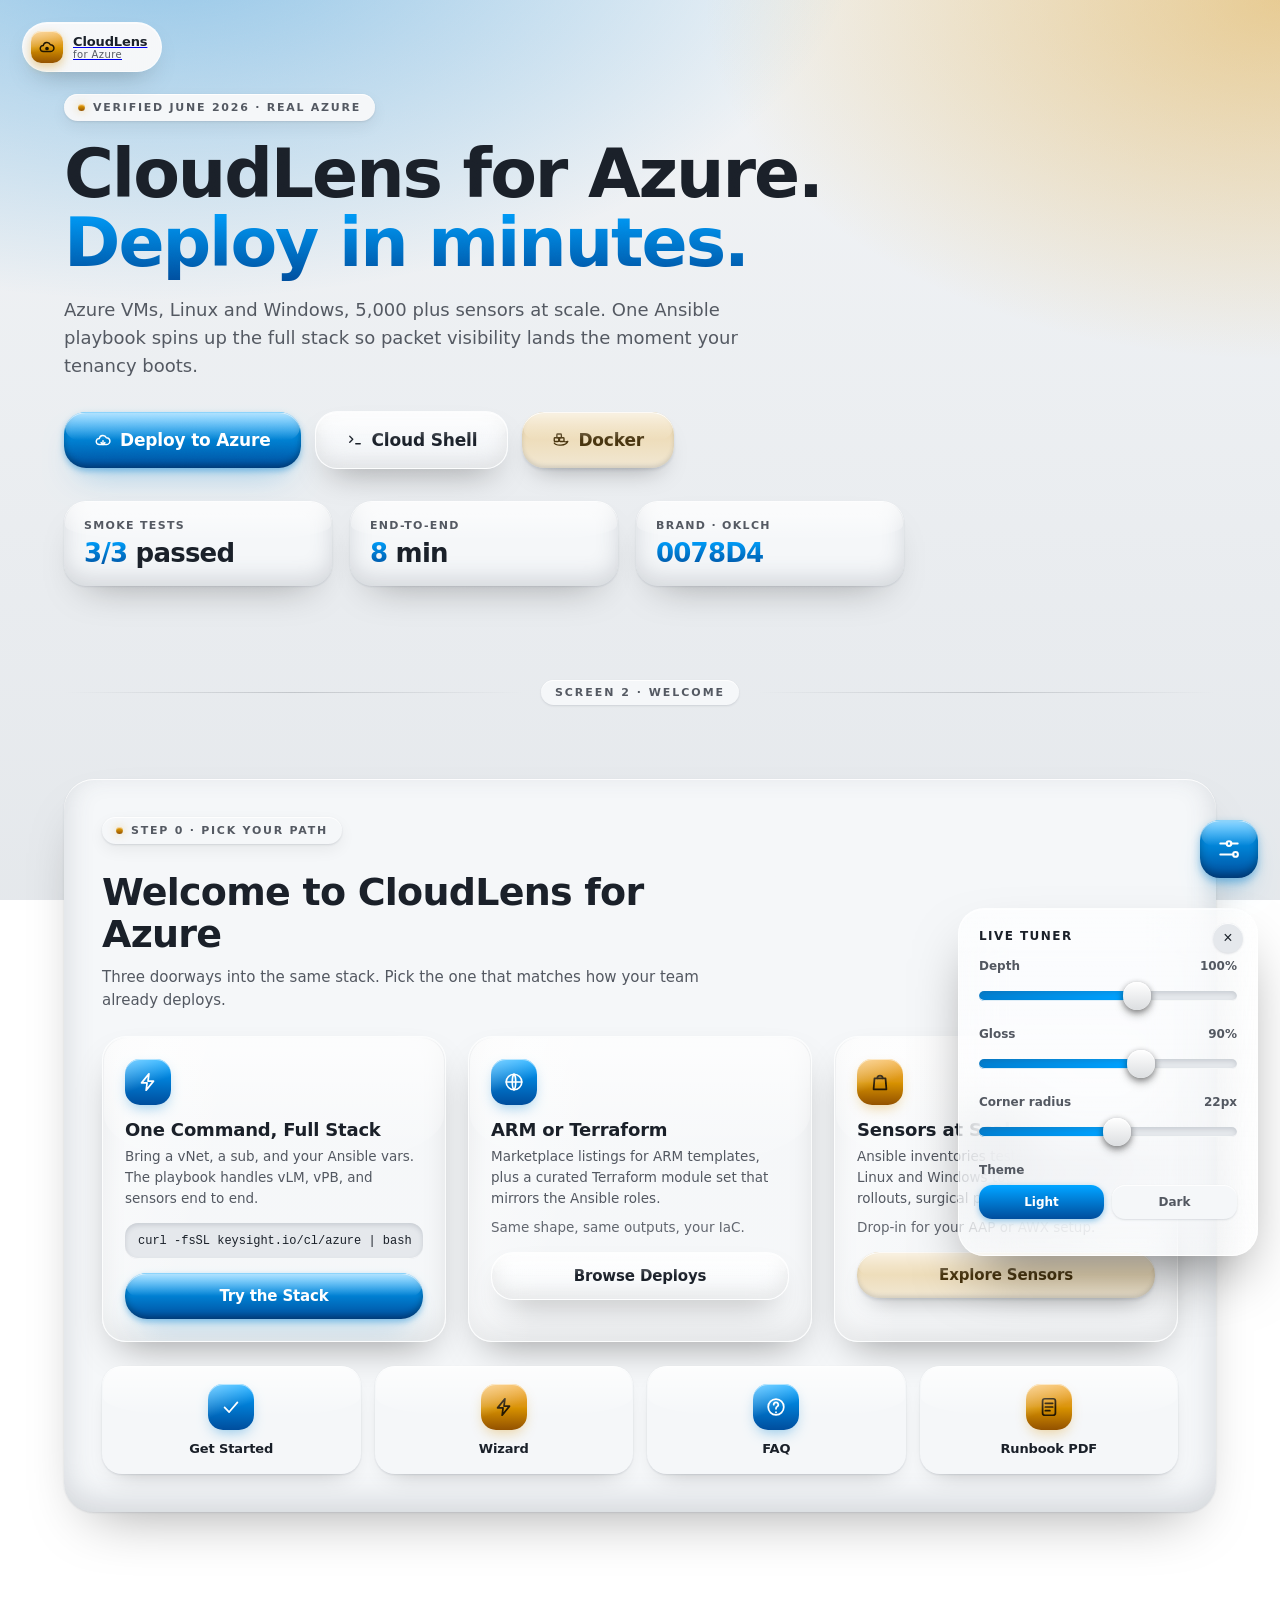
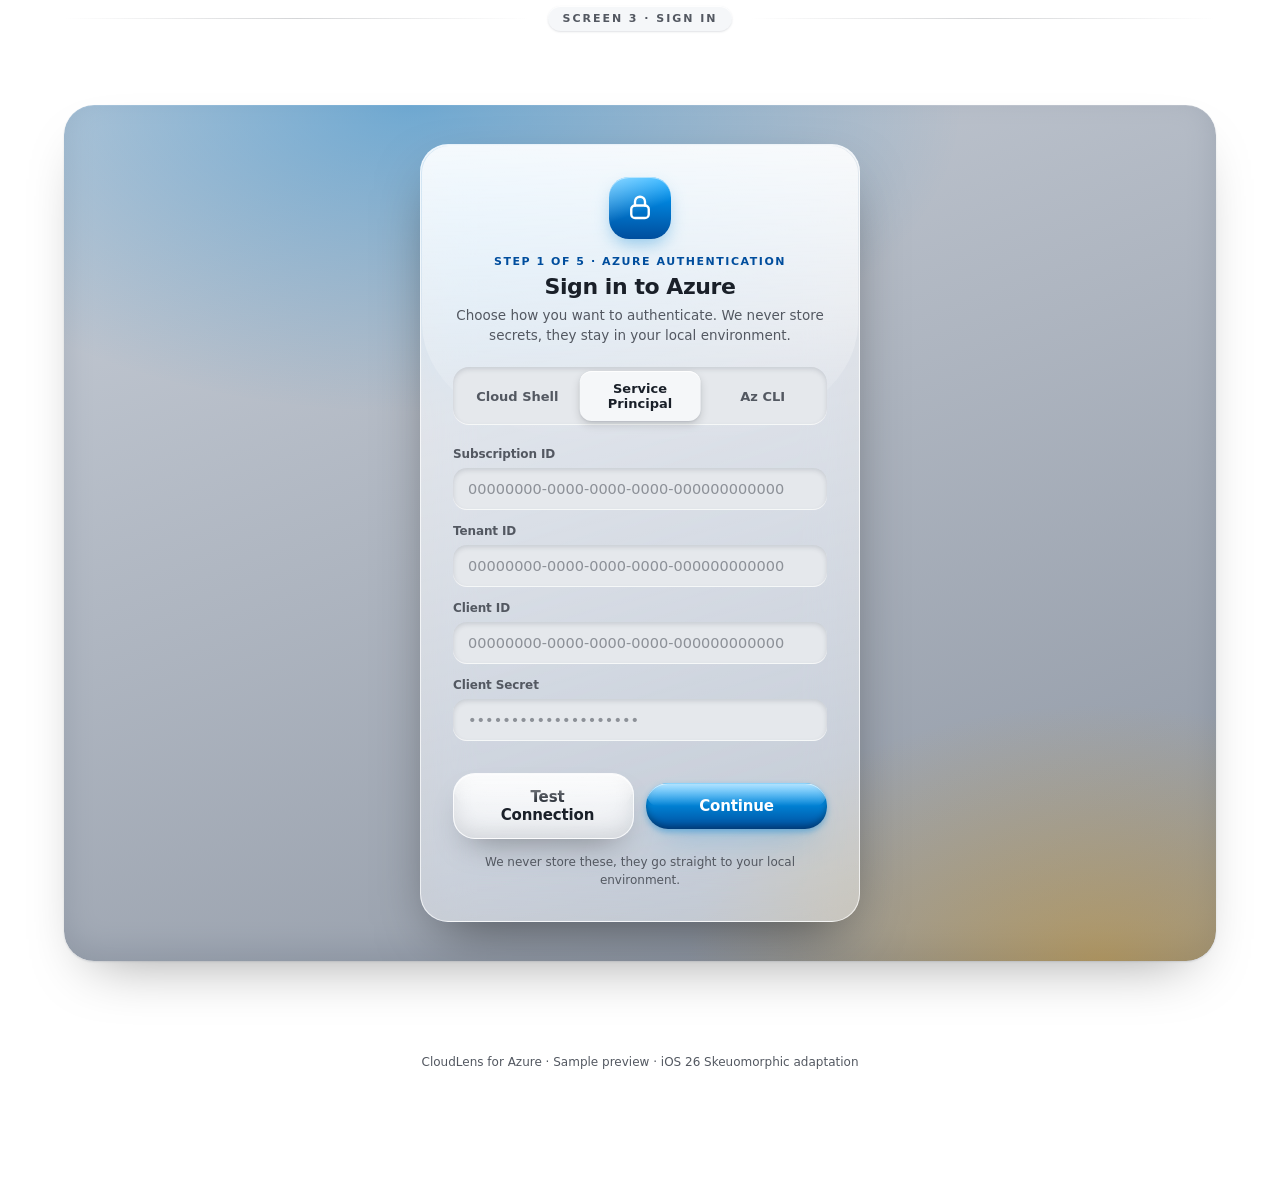
<file: docs/preview-skeuomorphic.html>
<!DOCTYPE html>
<html lang="en" data-theme="light">
<head>
<meta charset="UTF-8">
<meta name="viewport" content="width=device-width, initial-scale=1, viewport-fit=cover">
<title>CloudLens for Azure · iOS 26 Skeuomorphic Preview</title>
<style>
  :root{
    /* Azure-tuned accent (0078D4-ish in OKLCH) */
    --accent-h:235; --accent-c:0.19; --accent-l:56%;
    --accent: oklch(var(--accent-l) var(--accent-c) var(--accent-h));
    --accent-bright: oklch(calc(var(--accent-l) + 12%) calc(var(--accent-c) + 0.02) var(--accent-h));
    --accent-deep: oklch(calc(var(--accent-l) - 16%) var(--accent-c) var(--accent-h));
    --accent-glow: oklch(var(--accent-l) var(--accent-c) var(--accent-h) / .42);
    /* Keysight gold as second accent */
    --gold-h:75; --gold-c:0.15; --gold-l:72%;
    --gold: oklch(var(--gold-l) var(--gold-c) var(--gold-h));
    --gold-bright: oklch(calc(var(--gold-l) + 8%) var(--gold-c) var(--gold-h));
    --gold-deep: oklch(calc(var(--gold-l) - 22%) var(--gold-c) var(--gold-h));
    --gold-glow: oklch(var(--gold-l) var(--gold-c) var(--gold-h) / .42);

    --radius:22px;
    --depth:1;
    --gloss:0.9;

    --bg: oklch(96.5% 0.004 250);
    --bg-2: oklch(93% 0.006 250);
    --surface: oklch(97.5% 0.003 250);
    --ink: oklch(24% 0.02 260);
    --ink-soft: oklch(46% 0.015 260);
    --hair: oklch(100% 0 0 / .55);

    --top-gloss: oklch(100% 0 0 / calc(.85 * var(--gloss)));
    --inner-dark: oklch(40% 0.03 260 / calc(.18 * var(--depth)));
    --neu-dark: oklch(58% 0.02 260 / calc(.22 * var(--depth)));
    --neu-light: oklch(100% 0 0 / calc(.9 * var(--depth)));
    --glass-tint: oklch(100% 0 0 / .42);
    --glass-edge: oklch(100% 0 0 / .7);

    --spring: cubic-bezier(.32,.72,0,1);
    --font: -apple-system, BlinkMacSystemFont, "SF Pro Display", "SF Pro Text", "Söhne", system-ui, sans-serif;
  }
  [data-theme="dark"]{
    --bg: oklch(22% 0.012 264);
    --bg-2: oklch(17% 0.014 264);
    --surface: oklch(27% 0.014 264);
    --ink: oklch(95% 0.01 260);
    --ink-soft: oklch(72% 0.012 260);
    --hair: oklch(100% 0 0 / .12);
    --top-gloss: oklch(100% 0 0 / calc(.22 * var(--gloss)));
    --inner-dark: oklch(0% 0 0 / calc(.5 * var(--depth)));
    --neu-dark: oklch(0% 0 0 / calc(.55 * var(--depth)));
    --neu-light: oklch(100% 0 0 / calc(.07 * var(--depth)));
    --glass-tint: oklch(70% 0.02 264 / .14);
    --glass-edge: oklch(100% 0 0 / .22);
  }

  *{box-sizing:border-box; margin:0; padding:0}
  html{-webkit-font-smoothing:antialiased; text-rendering:optimizeLegibility}
  body{
    font-family:var(--font);
    color:var(--ink);
    background:
      radial-gradient(120% 90% at 12% -8%, var(--accent-glow), transparent 46%),
      radial-gradient(90% 80% at 100% 0%, var(--gold-glow), transparent 50%),
      linear-gradient(180deg, var(--bg), var(--bg-2));
    background-attachment: fixed;
    min-height:100dvh;
    padding: clamp(20px, 5vw, 72px);
    transition: background .6s var(--spring), color .4s ease;
    position:relative;
    overflow-x:hidden;
  }
  body::before{
    content:""; position:fixed; inset:0; z-index:60; pointer-events:none; opacity:.04; mix-blend-mode:overlay;
    background-image:url("data:image/svg+xml,%3Csvg xmlns='http://www.w3.org/2000/svg' width='160' height='160'%3E%3Cfilter id='n'%3E%3CfeTurbulence type='fractalNoise' baseFrequency='.9' numOctaves='2'/%3E%3C/filter%3E%3Crect width='100%25' height='100%25' filter='url(%23n)'/%3E%3C/svg%3E");
  }

  .wrap{max-width:1180px; margin:0 auto; display:flex; flex-direction:column; gap:clamp(40px,5vw,68px)}

  /* ---------- BRAND MARK ---------- */
  .brand{
    position:fixed; top:22px; left:22px; z-index:50;
    display:inline-flex; align-items:center; gap:10px;
    padding:8px 14px 8px 8px; border-radius:999px;
    background:linear-gradient(180deg, color-mix(in oklab, var(--surface) 92%, white), var(--surface));
    -webkit-backdrop-filter:blur(20px) saturate(1.7); backdrop-filter:blur(20px) saturate(1.7);
    border:1px solid var(--hair);
    box-shadow: inset 0 1px 0 oklch(100% 0 0 / .6), 0 12px 28px -14px oklch(0% 0 0 / .35);
  }
  .brand .bm{
    width:32px; height:32px; border-radius:10px; display:grid; place-items:center; position:relative; overflow:hidden;
    background:linear-gradient(180deg, var(--gold-bright), var(--gold), var(--gold-deep));
    box-shadow:inset 0 1px 0 oklch(100% 0 0 / .55), 0 4px 10px var(--gold-glow);
  }
  .brand .bm::before{content:""; position:absolute; inset:0; background:linear-gradient(165deg, oklch(100% 0 0 / .55), transparent 55%)}
  .brand .bm svg{width:18px; height:18px; color:oklch(20% 0.04 80); position:relative; z-index:1}
  .brand .bt{font-size:13px; font-weight:700; letter-spacing:-.01em; color:var(--ink)}
  .brand .bt small{display:block; font-size:10px; font-weight:500; color:var(--ink-soft); letter-spacing:.04em}

  /* ---------- HERO ---------- */
  .hero{display:flex; flex-direction:column; gap:18px; max-width:840px; padding-top:30px}
  .eyebrow{
    align-self:flex-start; display:inline-flex; align-items:center; gap:8px;
    font-size:11px; font-weight:600; letter-spacing:.16em; text-transform:uppercase;
    color:var(--ink-soft); padding:7px 14px; border-radius:999px;
    background:var(--surface);
    box-shadow: inset 0 1px 0 var(--neu-light), 0 1px 2px var(--neu-dark), 0 6px 16px oklch(0% 0 0 / .06);
  }
  .eyebrow b{width:7px; height:7px; border-radius:50%;
    background:linear-gradient(180deg, var(--gold-bright), var(--gold-deep));
    box-shadow:0 0 10px var(--gold-glow), inset 0 1px 1px oklch(100% 0 0 / .6);
    animation:pulse 1.8s var(--spring) infinite;
  }
  @keyframes pulse{
    0%,100%{box-shadow:0 0 10px var(--gold-glow), inset 0 1px 1px oklch(100% 0 0 / .6)}
    50%{box-shadow:0 0 18px var(--gold-glow), 0 0 32px var(--gold-glow), inset 0 1px 1px oklch(100% 0 0 / .6)}
  }
  h1{font-size:clamp(38px,6.5vw,68px); font-weight:700; letter-spacing:-.03em; line-height:1.02}
  h1 .lg{
    background:linear-gradient(180deg, var(--accent-bright), var(--accent-deep));
    -webkit-background-clip:text; background-clip:text; color:transparent;
  }
  .sub{font-size:clamp(15px,1.6vw,18px); color:var(--ink-soft); line-height:1.55; max-width:62ch}

  section{display:flex; flex-direction:column; gap:22px}
  .shead{display:flex; align-items:baseline; gap:14px; flex-wrap:wrap}
  .shead h2{font-size:13px; font-weight:700; letter-spacing:.14em; text-transform:uppercase; color:var(--ink)}
  .shead p{font-size:13px; color:var(--ink-soft)}

  .panel{
    border-radius:30px; padding:clamp(22px,3vw,38px);
    background:var(--surface);
    box-shadow:
      inset 0 1px 0 var(--neu-light),
      inset 0 -10px 30px var(--inner-dark),
      0 1px 2px var(--neu-dark),
      0 26px 60px -28px oklch(0% 0 0 / .4);
  }

  /* ---------- BUTTONS ---------- */
  .btnrow{display:flex; flex-wrap:wrap; gap:14px; align-items:center}
  .btn{
    position:relative; isolation:isolate;
    font-family:var(--font); font-size:15px; font-weight:600; letter-spacing:-.01em;
    color:var(--ink); border:none; cursor:pointer;
    padding:14px 24px; border-radius:var(--radius);
    background:linear-gradient(180deg, oklch(100% 0 0 / .6), oklch(92% 0.005 250 / .2)), var(--surface);
    box-shadow:
      inset 0 1px 0 var(--neu-light),
      inset 0 -2px 4px var(--inner-dark),
      0 2px 3px var(--neu-dark),
      0 14px 26px -14px oklch(0% 0 0 / .35);
    transition: transform .35s var(--spring), box-shadow .35s var(--spring), filter .3s ease;
    overflow:hidden; display:inline-flex; align-items:center; gap:8px;
  }
  .btn::before{
    content:""; position:absolute; inset:1px 1px 50% 1px; border-radius:calc(var(--radius) - 1px);
    background:linear-gradient(180deg, var(--top-gloss), transparent);
    pointer-events:none; z-index:2; opacity:.9;
  }
  .btn:active{transform:translateY(2px) scale(.985);
    box-shadow: inset 0 2px 6px var(--inner-dark), inset 0 1px 0 var(--neu-light), 0 1px 2px var(--neu-dark)}
  .btn.primary{color:#fff;
    background:linear-gradient(180deg, var(--accent-bright), var(--accent), var(--accent-deep));
    box-shadow:
      inset 0 1px 0 oklch(100% 0 0 / .55),
      inset 0 -3px 6px oklch(0% 0 0 / .28),
      0 3px 6px var(--accent-glow),
      0 18px 34px -16px var(--accent-glow);
  }
  .btn.glass{
    color:var(--ink); -webkit-backdrop-filter:blur(18px) saturate(1.7); backdrop-filter:blur(18px) saturate(1.7);
    background:linear-gradient(180deg, var(--glass-edge), var(--glass-tint));
    border:1px solid var(--glass-edge);
    box-shadow: inset 0 1px 0 oklch(100% 0 0 / .8), inset 0 -8px 20px oklch(0% 0 0 / .08), 0 16px 34px -16px oklch(0% 0 0 / .4);
  }
  .btn.glass::after{
    content:""; position:absolute; top:0; left:-60%; width:50%; height:100%; z-index:3; pointer-events:none;
    background:linear-gradient(105deg, transparent, oklch(100% 0 0 / .55), transparent);
    transform:skewX(-18deg); transition:left .8s var(--spring);
  }
  .btn.glass:hover::after{left:120%}
  .btn.tinted{color:oklch(34% 0.06 80);
    background:linear-gradient(180deg, oklch(var(--gold-l) var(--gold-c) var(--gold-h) / .36), oklch(var(--gold-l) var(--gold-c) var(--gold-h) / .16)), var(--surface)}
  [data-theme="dark"] .btn.tinted{color:var(--gold-bright)}
  .btn.tinted-accent{color:var(--accent-deep);
    background:linear-gradient(180deg, oklch(var(--accent-l) var(--accent-c) var(--accent-h) / .18), oklch(var(--accent-l) var(--accent-c) var(--accent-h) / .08)), var(--surface)}
  [data-theme="dark"] .btn.tinted-accent{color:var(--accent-bright)}
  .btn.lg{padding:18px 30px; font-size:17px}
  .btn.sm{padding:9px 16px; font-size:13px; border-radius:calc(var(--radius) - 6px)}
  .btn .ic{width:18px; height:18px; flex:0 0 auto}
  .btn.block{width:100%; justify-content:center}
  .btn.loading{color:transparent !important; pointer-events:none}
  .btn.loading .spin{position:absolute; inset:0; margin:auto; width:18px; height:18px; z-index:4;
    border:2px solid oklch(100% 0 0 / .35); border-top-color:#fff; border-radius:50%; animation:spin .7s linear infinite}
  .btn.glass .spin, .btn.tinted .spin{border-color:var(--accent-glow); border-top-color:var(--accent)}
  @keyframes spin{to{transform:rotate(360deg)}}

  /* ---------- STAT TILES ---------- */
  .stats{display:grid; grid-template-columns:repeat(auto-fit, minmax(180px, 1fr)); gap:18px; margin-top:14px}
  .stile{
    position:relative; border-radius:22px; padding:18px 20px; overflow:hidden;
    background:var(--surface);
    box-shadow: inset 0 1px 0 var(--neu-light), inset 0 -8px 22px var(--inner-dark), 0 1px 2px var(--neu-dark), 0 18px 40px -22px oklch(0% 0 0 / .38);
  }
  .stile::before{content:""; position:absolute; inset:1px 1px auto 1px; height:46%; border-radius:21px 21px 40% 40%; pointer-events:none;
    background:linear-gradient(180deg, var(--top-gloss), transparent)}
  .stile > *{position:relative; z-index:1}
  .stile .k{font-size:11px; font-weight:700; letter-spacing:.12em; text-transform:uppercase; color:var(--ink-soft)}
  .stile .v{font-size:26px; font-weight:800; letter-spacing:-.03em; margin-top:6px; font-variant-numeric:tabular-nums}
  .stile .v em{font-style:normal;
    background:linear-gradient(180deg, var(--accent-bright), var(--accent-deep));
    -webkit-background-clip:text; background-clip:text; color:transparent;
  }

  /* ---------- CARDS ---------- */
  .cardgrid{display:grid; grid-template-columns:repeat(auto-fit, minmax(270px,1fr)); gap:clamp(16px,2vw,22px)}
  .card{position:relative; border-radius:24px; padding:22px; overflow:hidden;
    background:linear-gradient(165deg, color-mix(in oklab, var(--surface) 94%, white), var(--surface));
    -webkit-backdrop-filter:blur(22px) saturate(1.7); backdrop-filter:blur(22px) saturate(1.7);
    border:1px solid var(--glass-edge);
    box-shadow: inset 0 1px 0 oklch(100% 0 0 / .7), inset 0 -10px 26px oklch(0% 0 0 / .08), 0 18px 40px -18px oklch(0% 0 0 / .42);
    transition:transform .4s var(--spring), box-shadow .4s var(--spring)}
  .card::before{content:""; position:absolute; inset:1px 1px auto 1px; height:42%; border-radius:23px 23px 40% 40%; z-index:0; pointer-events:none;
    background:linear-gradient(180deg, var(--top-gloss), transparent)}
  .card::after{content:""; position:absolute; top:-40%; left:-25%; width:55%; height:190%; z-index:0; pointer-events:none; transform:rotate(18deg);
    background:linear-gradient(90deg, transparent, oklch(100% 0 0 / .3), transparent); transition:left .9s var(--spring)}
  .card:hover::after{left:120%}
  .card > *{position:relative; z-index:1}
  .card:hover{transform:translateY(-4px)}
  .chip{width:46px; height:46px; border-radius:15px; display:grid; place-items:center; position:relative; overflow:hidden; margin-bottom:14px;
    background:linear-gradient(180deg, var(--accent-bright), var(--accent-deep));
    box-shadow:inset 0 1px 0 oklch(100% 0 0 / .55), 0 6px 14px -4px var(--accent-glow); color:#fff; font-size:22px}
  .chip::before{content:""; position:absolute; inset:0; background:linear-gradient(160deg, oklch(100% 0 0 / .5), transparent 55%)}
  .chip.gold{
    background:linear-gradient(180deg, var(--gold-bright), var(--gold), var(--gold-deep));
    box-shadow:inset 0 1px 0 oklch(100% 0 0 / .55), 0 6px 14px -4px var(--gold-glow); color:oklch(22% 0.04 80)}
  .ck-title{font-size:18px; font-weight:700; letter-spacing:-.01em}
  .ck-body{font-size:13.5px; color:var(--ink-soft); line-height:1.55; margin-top:6px; margin-bottom:14px}
  .code{display:block; font-family:ui-monospace, SFMono-Regular, Menlo, monospace; font-size:12px;
    background:var(--bg-2); padding:11px 13px; border-radius:13px; margin:0 0 14px;
    color:var(--ink); overflow-x:auto; white-space:nowrap;
    box-shadow: inset 0 2px 5px var(--inner-dark), inset 0 -1px 0 var(--neu-light)}

  /* ---------- QUICK ACTIONS ---------- */
  .qa-grid{display:grid; grid-template-columns:repeat(auto-fit, minmax(140px,1fr)); gap:14px; margin-top:24px}
  .qa-tile{border:none; cursor:pointer; border-radius:20px; padding:18px 14px; background:var(--surface); display:flex; flex-direction:column; align-items:center; gap:11px; color:var(--ink);
    box-shadow: inset 0 1px 0 var(--neu-light), 0 1px 2px var(--neu-dark), 0 12px 26px -16px oklch(0% 0 0 / .3); transition:transform .3s var(--spring); position:relative; overflow:hidden;
    font-family:var(--font)}
  .qa-tile::before{content:""; position:absolute; inset:1px 1px auto 1px; height:46%; border-radius:19px 19px 40% 40%; pointer-events:none;
    background:linear-gradient(180deg, var(--top-gloss), transparent)}
  .qa-tile > *{position:relative; z-index:1}
  .qa-tile:hover{transform:translateY(-3px)}
  .qa-tile:active{transform:scale(.97)}
  .qa-tile .chip{margin-bottom:0; width:46px; height:46px; font-size:20px}
  .qa-tile span{font-size:13px; font-weight:600; letter-spacing:-.01em; text-align:center}

  /* ---------- DIALOG (login) ---------- */
  .modal-scrim{border-radius:30px; padding:clamp(20px,3vw,40px); display:grid; place-items:center; min-height:520px;
    background:linear-gradient(160deg, oklch(60% 0.04 260 / .35), oklch(40% 0.04 260 / .55)); position:relative; overflow:hidden}
  .modal-scrim::before{content:""; position:absolute; inset:0;
    background:radial-gradient(80% 60% at 30% 0%, var(--accent-glow), transparent 60%),
               radial-gradient(60% 50% at 90% 100%, var(--gold-glow), transparent 60%);
    pointer-events:none}
  .dialog{position:relative; z-index:1; width:min(440px,100%); border-radius:28px; padding:clamp(22px,3vw,32px);
    background:linear-gradient(165deg, var(--glass-edge), var(--glass-tint));
    -webkit-backdrop-filter:blur(24px) saturate(1.7); backdrop-filter:blur(24px) saturate(1.7);
    border:1px solid var(--glass-edge);
    box-shadow: inset 0 1px 0 oklch(100% 0 0 / .7), 0 24px 60px -20px oklch(0% 0 0 / .55)}
  .dialog::before{content:""; position:absolute; inset:1px 1px auto 1px; height:38%; border-radius:27px 27px 40% 40%; pointer-events:none; z-index:0;
    background:linear-gradient(180deg, var(--top-gloss), transparent)}
  .dialog > *{position:relative; z-index:1}
  .dialog .d-icon{width:62px; height:62px; border-radius:20px; margin:0 auto 16px; display:grid; place-items:center; color:#fff; font-size:28px;
    background:linear-gradient(180deg, var(--accent-bright), var(--accent-deep)); box-shadow:inset 0 1px 0 oklch(100% 0 0 / .5), 0 8px 18px -4px var(--accent-glow); position:relative; overflow:hidden}
  .dialog .d-icon::before{content:""; position:absolute; inset:0; background:linear-gradient(160deg, oklch(100% 0 0 / .55), transparent 55%)}
  .dialog .d-eyebrow{font-size:11px; font-weight:700; letter-spacing:.14em; text-transform:uppercase; color:var(--accent-deep); text-align:center; margin-bottom:6px}
  [data-theme="dark"] .dialog .d-eyebrow{color:var(--accent-bright)}
  .dialog h3{font-size:22px; font-weight:700; letter-spacing:-.02em; text-align:center}
  .dialog .d-sub{font-size:13.5px; color:var(--ink-soft); text-align:center; margin:6px 0 22px; line-height:1.5}

  /* ---------- SEGMENTED ---------- */
  .segmented{display:inline-flex; padding:4px; border-radius:16px; gap:2px; width:100%; position:relative;
    background:var(--bg-2);
    box-shadow: inset 0 2px 5px var(--inner-dark), inset 0 -1px 0 var(--neu-light)}
  .seg{position:relative; z-index:1; border:none; background:transparent; cursor:pointer; flex:1;
    font-family:var(--font); font-size:13px; font-weight:600; color:var(--ink-soft);
    padding:10px 14px; border-radius:12px; transition:color .3s var(--spring)}
  .seg.on{color:var(--ink)}
  .segglide{position:absolute; z-index:0; top:4px; height:calc(100% - 8px); border-radius:12px;
    background:var(--surface);
    box-shadow: inset 0 1px 0 var(--neu-light), 0 1px 2px var(--neu-dark), 0 4px 10px oklch(0% 0 0 / .14);
    transition: transform .42s var(--spring), width .42s var(--spring)}

  /* ---------- FORM FIELDS ---------- */
  .field{display:flex; flex-direction:column; gap:7px; margin-bottom:14px}
  .field label{font-size:12px; font-weight:600; color:var(--ink-soft); letter-spacing:-.01em}
  .field .control{position:relative}
  .field input{width:100%; font-family:var(--font); font-size:14.5px; font-weight:500; color:var(--ink);
    padding:13px 15px; border:none; border-radius:14px; background:var(--bg-2); -webkit-appearance:none; appearance:none;
    box-shadow: inset 0 2px 5px var(--inner-dark), inset 0 -1px 0 var(--neu-light); transition:box-shadow .3s var(--spring)}
  .field input:focus{outline:none;
    box-shadow: inset 0 2px 5px var(--inner-dark), 0 0 0 2px var(--accent)}
  .field input::placeholder{color:var(--ink-soft); opacity:.6}

  /* ---------- BANNER ---------- */
  .banner{position:relative; display:flex; align-items:center; gap:14px; border-radius:18px; padding:14px 16px; overflow:hidden; margin-top:16px;
    background:linear-gradient(180deg, oklch(var(--accent-l) var(--accent-c) var(--accent-h) / .14), oklch(var(--accent-l) var(--accent-c) var(--accent-h) / .06)), var(--surface);
    box-shadow: inset 0 1px 0 var(--neu-light), 0 1px 2px var(--neu-dark), 0 14px 28px -16px oklch(0% 0 0 / .3);
    max-height:0; opacity:0; padding-top:0; padding-bottom:0; margin-top:0; transition:max-height .4s var(--spring), opacity .3s ease, padding .3s ease, margin .3s ease}
  .banner.show{max-height:120px; opacity:1; padding-top:14px; padding-bottom:14px; margin-top:16px}
  .banner .b-icon{width:38px; height:38px; border-radius:12px; flex:0 0 auto; display:grid; place-items:center; color:#fff; position:relative; overflow:hidden;
    background:linear-gradient(180deg, var(--accent-bright), var(--accent-deep));
    box-shadow: inset 0 1px 0 oklch(100% 0 0 / .5), 0 4px 10px var(--accent-glow); font-size:18px}
  .banner .b-text{flex:1}
  .banner .b-text b{font-size:14px; font-weight:700; display:block; letter-spacing:-.01em}
  .banner .b-text span{font-size:12.5px; color:var(--ink-soft); line-height:1.45}
  .banner.success{background:linear-gradient(180deg, oklch(80% 0.12 150 / .22), oklch(80% 0.12 150 / .08)), var(--surface)}
  .banner.success .b-icon{background:linear-gradient(180deg, oklch(76% 0.17 150), oklch(54% 0.17 152))}

  .helptext{font-size:12px; color:var(--ink-soft); text-align:center; margin-top:14px; line-height:1.5}
  .btnrow.split{display:grid; grid-template-columns:1fr 1fr; gap:12px}
  .btnrow.split .btn{justify-content:center; width:100%}

  /* ---------- DIVIDERS ---------- */
  .screen-divider{display:flex; align-items:center; gap:18px; margin:30px 0 10px}
  .screen-divider .ln{flex:1; height:1px; background:linear-gradient(90deg, transparent, var(--ink-soft), transparent); opacity:.25}
  .screen-divider .lbl{font-size:11px; font-weight:700; letter-spacing:.18em; text-transform:uppercase; color:var(--ink-soft); padding:6px 14px; border-radius:999px;
    background:var(--surface); box-shadow: inset 0 1px 0 var(--neu-light), 0 1px 2px var(--neu-dark)}

  /* ---------- FAB / TUNER ---------- */
  .fab-tuner{position:fixed; bottom:22px; right:22px; z-index:81; width:58px; height:58px; border-radius:20px; border:none; cursor:pointer; display:grid; place-items:center; overflow:hidden;
    background:linear-gradient(180deg, var(--accent-bright), var(--accent), var(--accent-deep));
    box-shadow: inset 0 1px 0 oklch(100% 0 0 / .55), inset 0 -4px 8px oklch(0% 0 0 / .3), 0 4px 8px var(--accent-glow), 0 18px 30px -14px var(--accent-glow);
    transition:transform .35s var(--spring)}
  .fab-tuner::before{content:""; position:absolute; inset:1px 1px 55% 1px; border-radius:19px;
    background:linear-gradient(180deg, oklch(100% 0 0 / .55), transparent)}
  .fab-tuner:active{transform:scale(.92)}
  .fab-tuner svg{width:26px; height:26px; color:#fff; position:relative; z-index:1}

  /* ---------- TWEAKS ---------- */
  .tweaks{position:fixed; bottom:22px; right:22px; z-index:80; width:300px; border-radius:26px; padding:20px; transform:translateY(calc(100% + 30px));
    -webkit-backdrop-filter:blur(28px) saturate(1.8); backdrop-filter:blur(28px) saturate(1.8);
    background:linear-gradient(180deg, var(--glass-edge), var(--glass-tint));
    border:1px solid var(--glass-edge);
    box-shadow: inset 0 1px 0 oklch(100% 0 0 / .7), 0 30px 60px -20px oklch(0% 0 0 / .5);
    transition:transform .55s var(--spring)}
  .tweaks.open{transform:translateY(0)}
  .tweaks h3{font-size:12px; font-weight:700; letter-spacing:.12em; text-transform:uppercase; color:var(--ink); margin-bottom:16px}
  .tw-row{display:flex; flex-direction:column; gap:8px; margin-bottom:16px}
  .tw-row label{font-size:12px; color:var(--ink-soft); font-weight:600; display:flex; justify-content:space-between}
  .ios-slider{-webkit-appearance:none; appearance:none; width:100%; height:30px; background:transparent; cursor:pointer}
  .ios-slider::-webkit-slider-runnable-track{height:10px; border-radius:999px;
    background:linear-gradient(90deg, var(--accent), var(--accent-bright)) no-repeat, var(--bg-2);
    background-size: var(--fill,50%) 100%, 100% 100%;
    box-shadow: inset 0 2px 5px var(--inner-dark), inset 0 -1px 0 var(--neu-light)}
  .ios-slider::-webkit-slider-thumb{-webkit-appearance:none; appearance:none; width:28px; height:28px; margin-top:-9px;
    border-radius:50%; background:linear-gradient(180deg,#fff,oklch(90% 0.004 250));
    box-shadow: inset 0 1px 0 #fff, 0 2px 6px oklch(0% 0 0 / .4), 0 5px 10px oklch(0% 0 0 / .22)}
  .themebtns{display:flex; gap:8px}
  .themebtns button{flex:1; padding:10px; border:none; border-radius:13px; cursor:pointer; font-family:var(--font); font-size:12px; font-weight:600;
    background:var(--surface); color:var(--ink-soft);
    box-shadow: inset 0 1px 0 var(--neu-light), 0 1px 2px var(--neu-dark)}
  .themebtns button.on{color:#fff; background:linear-gradient(180deg, var(--accent-bright), var(--accent-deep)); box-shadow:0 2px 6px var(--accent-glow)}
  .tw-close{position:absolute; top:14px; right:14px; width:30px; height:30px; border:none; border-radius:50%; cursor:pointer;
    background:var(--bg-2); color:var(--ink); display:grid; place-items:center; font-size:16px;
    box-shadow: inset 0 1px 0 var(--neu-light), 0 1px 2px var(--neu-dark)}

  footer{text-align:center; font-size:12px; color:var(--ink-soft); padding:30px 0 60px}

  ::selection{background:var(--accent-glow)}

  /* Responsive */
  @media (max-width: 560px){
    .brand{top:14px; left:14px; padding:6px 12px 6px 6px}
    .brand .bm{width:28px; height:28px}
    .hero{padding-top:60px}
    .btnrow.split{grid-template-columns:1fr}
    .modal-scrim{min-height:auto}
  }
</style>
</head>
<body>

<a class="brand" href="#top" aria-label="Keysight CloudLens for Azure">
  <span class="bm">
    <svg viewBox="0 0 24 24" fill="none" stroke="currentColor" stroke-width="1.9" stroke-linecap="round" stroke-linejoin="round">
      <path d="M7 18a4 4 0 0 1 0-8 5 5 0 0 1 9.5-1A4 4 0 0 1 17 18H7z"/>
      <circle cx="12" cy="14" r="1.5" fill="currentColor"/>
    </svg>
  </span>
  <span class="bt">CloudLens<small>for Azure</small></span>
</a>

<div class="wrap" id="top">

  <!-- ============ SCREEN 1: LANDING / HERO ============ -->
  <header class="hero">
    <span class="eyebrow"><b></b> Verified June 2026 · Real Azure</span>
    <h1>CloudLens for Azure.<br><span class="lg">Deploy in minutes.</span></h1>
    <p class="sub">Azure VMs, Linux and Windows, 5,000 plus sensors at scale. One Ansible playbook spins up the full stack so packet visibility lands the moment your tenancy boots.</p>

    <div class="btnrow" style="margin-top:14px">
      <button class="btn primary lg">
        <svg class="ic" viewBox="0 0 24 24" fill="none" stroke="currentColor" stroke-width="1.9" stroke-linecap="round" stroke-linejoin="round"><path d="M7 18a4 4 0 0 1 0-8 5 5 0 0 1 9.5-1A4 4 0 0 1 17 18H7z"/><path d="M12 13v4"/><path d="M9.5 15.5 12 18l2.5-2.5"/></svg>
        Deploy to Azure
      </button>
      <button class="btn glass lg">
        <svg class="ic" viewBox="0 0 24 24" fill="none" stroke="currentColor" stroke-width="1.8" stroke-linecap="round" stroke-linejoin="round"><path d="M5 7l4 4-4 4"/><path d="M13 17h6"/></svg>
        Cloud Shell
      </button>
      <button class="btn tinted lg">
        <svg class="ic" viewBox="0 0 24 24" fill="none" stroke="currentColor" stroke-width="1.8" stroke-linecap="round" stroke-linejoin="round"><rect x="3" y="9" width="6" height="5" rx="1"/><rect x="10" y="9" width="6" height="5" rx="1"/><rect x="6.5" y="4" width="6" height="5" rx="1"/><path d="M3 16c2 4 16 4 18-2 -3 1 -5 0 -5 0"/></svg>
        Docker
      </button>
    </div>

    <div class="stats">
      <div class="stile">
        <div class="k">Smoke tests</div>
        <div class="v"><em>3/3</em> passed</div>
      </div>
      <div class="stile">
        <div class="k">End-to-end</div>
        <div class="v"><em>8</em> min</div>
      </div>
      <div class="stile">
        <div class="k">Brand · OKLCH</div>
        <div class="v"><em>0078D4</em></div>
      </div>
    </div>
  </header>

  <!-- ============ SCREEN 2: WELCOME ============ -->
  <div class="screen-divider"><span class="ln"></span><span class="lbl">Screen 2 · Welcome</span><span class="ln"></span></div>

  <section>
    <div class="panel">
      <div style="margin-bottom:24px; max-width:640px">
        <span class="eyebrow" style="margin-bottom:14px"><b></b> Step 0 · Pick your path</span>
        <h2 style="font-size:clamp(26px,3.6vw,38px); font-weight:700; letter-spacing:-.02em; margin-top:14px; line-height:1.1">Welcome to CloudLens for Azure</h2>
        <p style="font-size:15px; color:var(--ink-soft); margin-top:10px; line-height:1.55">Three doorways into the same stack. Pick the one that matches how your team already deploys.</p>
      </div>

      <div class="cardgrid">

        <div class="card">
          <div class="chip">
            <svg viewBox="0 0 24 24" fill="none" stroke="currentColor" stroke-width="1.9" stroke-linecap="round" stroke-linejoin="round" style="width:22px;height:22px"><path d="M13 3 5 13h6l-1 8 8-10h-6l1-8z"/></svg>
          </div>
          <div class="ck-title">One Command, Full Stack</div>
          <p class="ck-body">Bring a vNet, a sub, and your Ansible vars. The playbook handles vLM, vPB, and sensors end to end.</p>
          <code class="code">curl -fsSL keysight.io/cl/azure | bash</code>
          <button class="btn primary block">Try the Stack</button>
        </div>

        <div class="card">
          <div class="chip">
            <svg viewBox="0 0 24 24" fill="none" stroke="currentColor" stroke-width="1.8" stroke-linecap="round" stroke-linejoin="round" style="width:22px;height:22px"><circle cx="12" cy="12" r="8.5"/><path d="M3.5 12h17"/><path d="M12 3.5c2.5 2.5 2.5 14.5 0 17C9.5 18 9.5 6 12 3.5z"/></svg>
          </div>
          <div class="ck-title">ARM or Terraform</div>
          <p class="ck-body">Marketplace listings for ARM templates, plus a curated Terraform module set that mirrors the Ansible roles.</p>
          <p class="ck-body" style="margin-top:-6px; opacity:.9">Same shape, same outputs, your IaC.</p>
          <button class="btn glass block">Browse Deploys</button>
        </div>

        <div class="card">
          <div class="chip gold">
            <svg viewBox="0 0 24 24" fill="none" stroke="currentColor" stroke-width="1.9" stroke-linecap="round" stroke-linejoin="round" style="width:22px;height:22px"><path d="M6 8h12l1 12H5L6 8z"/><path d="M9 8a3 3 0 0 1 6 0"/></svg>
          </div>
          <div class="ck-title">Sensors at Scale</div>
          <p class="ck-body">Ansible inventories tested past 5,000 hosts. Linux and Windows together, idempotent rollouts, surgical pinning.</p>
          <p class="ck-body" style="margin-top:-6px; opacity:.9">Drop-in for your AAP or AWX setup.</p>
          <button class="btn tinted block">Explore Sensors</button>
        </div>

      </div>

      <div class="qa-grid">
        <button class="qa-tile">
          <span class="chip"><svg viewBox="0 0 24 24" fill="none" stroke="currentColor" stroke-width="1.9" stroke-linecap="round" stroke-linejoin="round" style="width:22px;height:22px"><path d="M5 12.5 10 17.5 19 7"/></svg></span>
          <span>Get Started</span>
        </button>
        <button class="qa-tile">
          <span class="chip gold"><svg viewBox="0 0 24 24" fill="none" stroke="currentColor" stroke-width="1.9" stroke-linecap="round" stroke-linejoin="round" style="width:22px;height:22px"><path d="M13 3 5 13h6l-1 8 8-10h-6l1-8z"/></svg></span>
          <span>Wizard</span>
        </button>
        <button class="qa-tile">
          <span class="chip"><svg viewBox="0 0 24 24" fill="none" stroke="currentColor" stroke-width="1.9" stroke-linecap="round" stroke-linejoin="round" style="width:22px;height:22px"><circle cx="12" cy="12" r="8.5"/><path d="M9.5 9.5a2.5 2.5 0 1 1 3.5 2.3c-1 .4-1 1.2-1 2.2"/><path d="M12 17.5v.5"/></svg></span>
          <span>FAQ</span>
        </button>
        <button class="qa-tile">
          <span class="chip gold"><svg viewBox="0 0 24 24" fill="none" stroke="currentColor" stroke-width="1.9" stroke-linecap="round" stroke-linejoin="round" style="width:22px;height:22px"><rect x="5" y="3" width="14" height="18" rx="2.5"/><path d="M8 8h8M8 12h8M8 16h5"/></svg></span>
          <span>Runbook PDF</span>
        </button>
      </div>
    </div>
  </section>

  <!-- ============ SCREEN 3: LOGIN / SP AUTH ============ -->
  <div class="screen-divider"><span class="ln"></span><span class="lbl">Screen 3 · Sign In</span><span class="ln"></span></div>

  <section>
    <div class="panel" style="padding:0; overflow:hidden">
      <div class="modal-scrim">
        <div class="dialog" id="loginDialog">
          <div class="d-icon">
            <svg viewBox="0 0 24 24" fill="none" stroke="currentColor" stroke-width="1.9" stroke-linecap="round" stroke-linejoin="round" style="width:30px;height:30px"><rect x="5" y="10" width="14" height="10" rx="3"/><path d="M8 10V7a4 4 0 0 1 8 0v3"/></svg>
          </div>
          <div class="d-eyebrow">Step 1 of 5 · Azure Authentication</div>
          <h3>Sign in to Azure</h3>
          <p class="d-sub">Choose how you want to authenticate. We never store secrets, they stay in your local environment.</p>

          <div class="segmented" id="authseg">
            <div class="segglide" id="segglide"></div>
            <button class="seg" data-i="0">Cloud Shell</button>
            <button class="seg on" data-i="1">Service Principal</button>
            <button class="seg" data-i="2">Az CLI</button>
          </div>

          <div style="margin-top:22px" id="authforms">
            <!-- Cloud Shell -->
            <div class="authform" data-i="0" style="display:none">
              <p style="font-size:13.5px; color:var(--ink-soft); line-height:1.55; margin-bottom:18px">Open the Azure Cloud Shell and paste a single line. We will inherit your tenant context from the session.</p>
              <code class="code">bash &lt;(curl -sL keysight.io/cl/cloudshell)</code>
              <button class="btn primary block">Open Cloud Shell</button>
            </div>

            <!-- Service Principal (default) -->
            <div class="authform" data-i="1">
              <div class="field">
                <label>Subscription ID</label>
                <div class="control"><input type="text" placeholder="00000000-0000-0000-0000-000000000000" autocomplete="off"></div>
              </div>
              <div class="field">
                <label>Tenant ID</label>
                <div class="control"><input type="text" placeholder="00000000-0000-0000-0000-000000000000" autocomplete="off"></div>
              </div>
              <div class="field">
                <label>Client ID</label>
                <div class="control"><input type="text" placeholder="00000000-0000-0000-0000-000000000000" autocomplete="off"></div>
              </div>
              <div class="field">
                <label>Client Secret</label>
                <div class="control"><input type="password" placeholder="••••••••••••••••••••" autocomplete="off"></div>
              </div>

              <div class="banner success" id="successBanner">
                <div class="b-icon">
                  <svg viewBox="0 0 24 24" fill="none" stroke="currentColor" stroke-width="2.2" stroke-linecap="round" stroke-linejoin="round" style="width:18px;height:18px"><path d="M5 12.5 10 17.5 19 7"/></svg>
                </div>
                <div class="b-text">
                  <b>Connection verified</b>
                  <span>Tenant resolved, role assignments look good. Ready to continue.</span>
                </div>
              </div>

              <div class="btnrow split" style="margin-top:18px">
                <button class="btn glass" id="testBtn">
                  <span class="spin" aria-hidden="true"></span>
                  Test Connection
                </button>
                <button class="btn primary">Continue</button>
              </div>
            </div>

            <!-- Az CLI -->
            <div class="authform" data-i="2" style="display:none">
              <p style="font-size:13.5px; color:var(--ink-soft); line-height:1.55; margin-bottom:18px">Already logged in with the Azure CLI? Hand off your active context and we will pick up from there.</p>
              <code class="code">az login &amp;&amp; az account show</code>
              <button class="btn primary block">Use Active Context</button>
            </div>
          </div>

          <p class="helptext">We never store these, they go straight to your local environment.</p>
        </div>
      </div>
    </div>
  </section>

  <footer>CloudLens for Azure · Sample preview · iOS 26 Skeuomorphic adaptation</footer>
</div>

<!-- TUNER -->
<button class="fab-tuner" id="twToggle" aria-label="Open tuner">
  <svg viewBox="0 0 24 24" fill="none" stroke="currentColor" stroke-width="1.9" stroke-linecap="round" stroke-linejoin="round"><path d="M4 7h6"/><path d="M14 7h6"/><circle cx="12" cy="7" r="2.2"/><path d="M4 17h12"/><circle cx="18" cy="17" r="2.2"/></svg>
</button>

<aside class="tweaks" id="tweaks" aria-hidden="true">
  <button class="tw-close" id="twClose" aria-label="Close tuner">×</button>
  <h3>Live Tuner</h3>
  <div class="tw-row">
    <label>Depth <span id="depthv">100%</span></label>
    <input type="range" class="ios-slider" id="depth" min="0" max="160" value="100">
  </div>
  <div class="tw-row">
    <label>Gloss <span id="glossv">90%</span></label>
    <input type="range" class="ios-slider" id="gloss" min="0" max="140" value="90">
  </div>
  <div class="tw-row">
    <label>Corner radius <span id="radv">22px</span></label>
    <input type="range" class="ios-slider" id="rad" min="8" max="34" value="22">
  </div>
  <div class="tw-row">
    <label>Theme</label>
    <div class="themebtns">
      <button id="thLight" class="on">Light</button>
      <button id="thDark">Dark</button>
    </div>
  </div>
</aside>

<script>
(function(){
  // --- Tuner ---
  const tweaks = document.getElementById('tweaks');
  const twToggle = document.getElementById('twToggle');
  const twClose = document.getElementById('twClose');
  twToggle.addEventListener('click', ()=>{
    tweaks.classList.add('open');
    twToggle.style.display = 'none';
  });
  twClose.addEventListener('click', ()=>{
    tweaks.classList.remove('open');
    twToggle.style.display = '';
  });

  function setVar(name, val){ document.documentElement.style.setProperty(name, val); }

  const depth = document.getElementById('depth');
  const depthv = document.getElementById('depthv');
  depth.addEventListener('input', e=>{
    const v = e.target.value;
    setVar('--depth', (v/100));
    depthv.textContent = v + '%';
    e.target.style.setProperty('--fill', (v / 160 * 100) + '%');
  });

  const gloss = document.getElementById('gloss');
  const glossv = document.getElementById('glossv');
  gloss.addEventListener('input', e=>{
    const v = e.target.value;
    setVar('--gloss', (v/100));
    glossv.textContent = v + '%';
    e.target.style.setProperty('--fill', (v / 140 * 100) + '%');
  });

  const rad = document.getElementById('rad');
  const radv = document.getElementById('radv');
  rad.addEventListener('input', e=>{
    const v = e.target.value;
    setVar('--radius', v + 'px');
    radv.textContent = v + 'px';
    e.target.style.setProperty('--fill', ((v-8) / 26 * 100) + '%');
  });

  // Init slider fills
  depth.style.setProperty('--fill', '62%');
  gloss.style.setProperty('--fill', '64%');
  rad.style.setProperty('--fill', '54%');

  // Theme switcher
  const thLight = document.getElementById('thLight');
  const thDark = document.getElementById('thDark');
  function setTheme(t){
    document.documentElement.setAttribute('data-theme', t);
    thLight.classList.toggle('on', t === 'light');
    thDark.classList.toggle('on', t === 'dark');
  }
  thLight.addEventListener('click', ()=>setTheme('light'));
  thDark.addEventListener('click', ()=>setTheme('dark'));

  // --- Segmented control (login tabs) ---
  const seg = document.getElementById('authseg');
  const segglide = document.getElementById('segglide');
  const segs = seg.querySelectorAll('.seg');
  const forms = document.querySelectorAll('.authform');

  function moveGlide(btn){
    const segRect = seg.getBoundingClientRect();
    const r = btn.getBoundingClientRect();
    segglide.style.width = r.width + 'px';
    segglide.style.transform = `translateX(${r.left - segRect.left - 4}px)`;
  }
  function selectSeg(i){
    segs.forEach(s => s.classList.toggle('on', +s.dataset.i === i));
    forms.forEach(f => f.style.display = (+f.dataset.i === i) ? '' : 'none');
    moveGlide(segs[i]);
    // hide banner when switching tabs
    document.getElementById('successBanner').classList.remove('show');
  }
  segs.forEach(s => s.addEventListener('click', ()=> selectSeg(+s.dataset.i)));
  // init on load + resize
  window.addEventListener('load', ()=> selectSeg(1));
  window.addEventListener('resize', ()=>{
    const on = seg.querySelector('.seg.on');
    if(on) moveGlide(on);
  });
  // small kick because fonts may shift width
  setTimeout(()=> selectSeg(1), 50);

  // --- Test Connection (fake) ---
  const testBtn = document.getElementById('testBtn');
  const banner = document.getElementById('successBanner');
  testBtn.addEventListener('click', ()=>{
    if(testBtn.classList.contains('loading')) return;
    banner.classList.remove('show');
    testBtn.classList.add('loading');
    setTimeout(()=>{
      testBtn.classList.remove('loading');
      banner.classList.add('show');
    }, 1400);
  });
})();
</script>
</body>
</html>
</file>
<file: docs/styles.css>
/* CloudLens Autopilot for Azure - iOS 26 Skeuomorphic Kit */
/* Design tokens, glass cards, neumorphic depth, OKLCH palette */

:root {
  /* Azure-tuned accent (0078D4 in OKLCH) */
  --accent-h: 235; --accent-c: 0.19; --accent-l: 56%;
  --accent: oklch(var(--accent-l) var(--accent-c) var(--accent-h));
  --accent-bright: oklch(calc(var(--accent-l) + 12%) calc(var(--accent-c) + 0.02) var(--accent-h));
  --accent-deep: oklch(calc(var(--accent-l) - 16%) var(--accent-c) var(--accent-h));
  --accent-glow: oklch(var(--accent-l) var(--accent-c) var(--accent-h) / .42);

  /* Keysight gold as second accent */
  --gold-h: 75; --gold-c: 0.15; --gold-l: 72%;
  --gold: oklch(var(--gold-l) var(--gold-c) var(--gold-h));
  --gold-bright: oklch(calc(var(--gold-l) + 8%) var(--gold-c) var(--gold-h));
  --gold-deep: oklch(calc(var(--gold-l) - 22%) var(--gold-c) var(--gold-h));
  --gold-glow: oklch(var(--gold-l) var(--gold-c) var(--gold-h) / .42);

  /* Success / warn */
  --ok-h: 150; --ok-c: 0.17; --ok-l: 60%;
  --ok: oklch(var(--ok-l) var(--ok-c) var(--ok-h));
  --ok-glow: oklch(var(--ok-l) var(--ok-c) var(--ok-h) / .35);

  /* Layout width. The site capped content at 1180px, which left large empty
     gutters on modern displays and made everything look clustered in the
     middle. Wider shell, with prose blocks still capped for readability. */
  --maxw: 1560px;
  --header-h: 68px;

  --radius: 22px;
  --radius-sm: 14px;
  --radius-lg: 30px;
  --depth: 1;
  --gloss: 0.9;

  --bg: oklch(96.5% 0.004 250);
  --bg-2: oklch(93% 0.006 250);
  --surface: oklch(97.5% 0.003 250);
  --ink: oklch(24% 0.02 260);
  --ink-soft: oklch(46% 0.015 260);
  --hair: oklch(100% 0 0 / .55);

  --top-gloss: oklch(100% 0 0 / calc(.85 * var(--gloss)));
  --inner-dark: oklch(40% 0.03 260 / calc(.18 * var(--depth)));
  --neu-dark: oklch(58% 0.02 260 / calc(.22 * var(--depth)));
  --neu-light: oklch(100% 0 0 / calc(.9 * var(--depth)));
  --glass-tint: oklch(100% 0 0 / .42);
  --glass-edge: oklch(100% 0 0 / .7);

  --code-bg: oklch(22% 0.02 264);
  --code-ink: oklch(92% 0.01 260);

  --spring: cubic-bezier(.32, .72, 0, 1);
  --font: -apple-system, BlinkMacSystemFont, "SF Pro Display", "SF Pro Text", "Söhne", system-ui, "Segoe UI", Roboto, sans-serif;
  --mono: ui-monospace, SFMono-Regular, Menlo, "JetBrains Mono", Monaco, Consolas, monospace;
}

html[data-theme="dark"] {
  --bg: oklch(22% 0.012 264);
  --bg-2: oklch(17% 0.014 264);
  --surface: oklch(27% 0.014 264);
  --ink: oklch(95% 0.01 260);
  --ink-soft: oklch(72% 0.012 260);
  --hair: oklch(100% 0 0 / .12);
  --top-gloss: oklch(100% 0 0 / calc(.22 * var(--gloss)));
  --inner-dark: oklch(0% 0 0 / calc(.5 * var(--depth)));
  --neu-dark: oklch(0% 0 0 / calc(.55 * var(--depth)));
  --neu-light: oklch(100% 0 0 / calc(.07 * var(--depth)));
  --glass-tint: oklch(70% 0.02 264 / .14);
  --glass-edge: oklch(100% 0 0 / .22);
  --code-bg: oklch(14% 0.014 264);
  --code-ink: oklch(92% 0.01 260);
}

* { box-sizing: border-box; margin: 0; padding: 0; }
html { -webkit-font-smoothing: antialiased; text-rendering: optimizeLegibility; scroll-behavior: smooth; }

body {
  font-family: var(--font);
  font-size: 16px;
  line-height: 1.6;
  color: var(--ink);
  background:
    radial-gradient(120% 90% at 12% -8%, var(--accent-glow), transparent 46%),
    radial-gradient(90% 80% at 100% 0%, var(--gold-glow), transparent 50%),
    linear-gradient(180deg, var(--bg), var(--bg-2));
  background-attachment: fixed;
  min-height: 100dvh;
  transition: background .6s var(--spring), color .4s ease;
  position: relative;
  overflow-x: hidden;
}

body::before {
  content: ""; position: fixed; inset: 0; z-index: 60; pointer-events: none; opacity: .035; mix-blend-mode: overlay;
  background-image: url("data:image/svg+xml,%3Csvg xmlns='http://www.w3.org/2000/svg' width='160' height='160'%3E%3Cfilter id='n'%3E%3CfeTurbulence type='fractalNoise' baseFrequency='.9' numOctaves='2'/%3E%3C/filter%3E%3Crect width='100%25' height='100%25' filter='url(%23n)'/%3E%3C/svg%3E");
}

img, svg, object { max-width: 100%; display: block; }

a { color: var(--accent-deep); text-decoration: none; transition: color .2s ease; }
a:hover { color: var(--accent); }
html[data-theme="dark"] a { color: var(--accent-bright); }
html[data-theme="dark"] a:hover { color: oklch(85% 0.08 235); }

::selection { background: var(--accent-glow); }

.container { max-width: var(--maxw); margin: 0 auto; padding: 0 clamp(20px, 3.5vw, 56px); }

.skip-link {
  position: absolute; top: -100px; left: 14px; padding: 10px 16px;
  background: linear-gradient(180deg, var(--accent-bright), var(--accent-deep));
  color: #fff; border-radius: 14px; z-index: 100; font-weight: 600;
  box-shadow: 0 8px 20px var(--accent-glow);
}
.skip-link:focus { top: 14px; }

/* ============================================================
   KEYSIGHT BRAND BAR - bold red strip with white wordmark, pinned at top
   ============================================================ */
/* ---------- Partner strip: Keysight far left, Azure far right ----------
   Deliberately a light bar. Both official marks are dark-on-white lockups
   (grey KEYSIGHT wordmark, blue Azure wordmark), so a dark band would mean
   recolouring them, which neither brand permits. White is how both companies
   specify their logos are presented. */
.brand-strip {
  width: 100%;
  background: #fff;
  border-bottom: 1px solid oklch(0% 0 0 / .10);
  box-shadow: 0 1px 3px oklch(0% 0 0 / .06);
  position: relative; z-index: 61;
}
html[data-theme="dark"] .brand-strip {
  background: oklch(96% 0.004 250);   /* stays light so the marks stay legal */
  border-bottom-color: oklch(0% 0 0 / .22);
}
.brand-strip__inner {
  max-width: var(--maxw, 1560px); margin: 0 auto;
  padding: 10px clamp(20px, 3.5vw, 56px);
  display: flex; align-items: center; justify-content: space-between; gap: 20px;
}
.brand-strip__logo {
  display: inline-flex; align-items: center; text-decoration: none;
  opacity: .92; transition: opacity .2s ease, transform .2s ease;
}
.brand-strip__logo:hover { opacity: 1; transform: translateY(-1px); }
.brand-strip__logo img { height: 38px; width: auto; display: block; }
/* Azure lockup is very wide (3.46 aspect), so trim it hard for optical balance. */
.brand-strip__logo--azure img { height: 26px; }

.brand-strip__tag {
  font-family: var(--font);
  font-size: 12px; font-weight: 700; letter-spacing: .22em;
  text-transform: uppercase;
  color: oklch(52% 0.015 260);
  white-space: nowrap;
}

@media (max-width: 760px) {
  .brand-strip__inner { padding: 8px 16px; gap: 12px; }
  .brand-strip__logo img { height: 30px; }
  .brand-strip__logo--azure img { height: 21px; }
  .brand-strip__tag { display: none; }   /* logos keep the edges, tag drops */
}
@media (max-width: 760px) {
  }
@media (max-width: 480px) {
  }

/* ============================================================
   SITE HEADER - floating glass island
   ============================================================ */
.site-header {
  position: sticky; top: 0; z-index: 50;
  margin: 0; max-width: none; padding: 0;
  background: color-mix(in oklab, var(--surface) 82%, transparent);
  -webkit-backdrop-filter: blur(22px) saturate(1.8);
  backdrop-filter: blur(22px) saturate(1.8);
  border-bottom: 1px solid color-mix(in oklab, var(--ink) 10%, transparent);
  box-shadow: 0 1px 0 oklch(100% 0 0 / .5) inset, 0 8px 24px -20px oklch(0% 0 0 / .5);
}
/* Keysight signature: thin accent rule across the very top edge. */
.site-header::before {
  content: ""; position: absolute; inset: 0 0 auto 0; height: 3px;
  background: linear-gradient(90deg, var(--accent-deep), var(--accent), var(--accent-bright) 55%, var(--accent));
}
.site-header .nav {
  display: flex; align-items: center; gap: clamp(16px, 2vw, 40px);
  max-width: var(--maxw); margin: 0 auto;
  padding: 0 clamp(20px, 3.5vw, 56px);
  min-height: var(--header-h);
  border-radius: 0; border: 0; background: none;
  -webkit-backdrop-filter: none; backdrop-filter: none;
  box-shadow: none;
}
.site-header .primary-nav { margin-left: auto; }
.site-header .brand {
  display: inline-flex; align-items: center; gap: 10px; color: var(--ink);
  text-decoration: none; padding-right: 6px;
}
.brand-mark {
  width: 34px; height: 34px; border-radius: 11px;
  display: grid; place-items: center; position: relative; overflow: hidden;
  background: linear-gradient(180deg, var(--accent-bright), var(--accent), var(--accent-deep));
  box-shadow: inset 0 1px 0 oklch(100% 0 0 / .55), 0 4px 10px var(--accent-glow);
  flex-shrink: 0;
}
.brand-mark::before {
  content: ""; position: absolute; inset: 0;
  background: linear-gradient(165deg, oklch(100% 0 0 / .55), transparent 55%);
  pointer-events: none;
}
.brand-mark svg { width: 22px; height: 22px; position: relative; z-index: 1; }
.brand-text { display: flex; flex-direction: column; line-height: 1.1; }
.brand-text strong { font-size: 14px; font-weight: 700; letter-spacing: -.01em; }
.brand-sub { font-size: 10px; color: var(--ink-soft); text-transform: uppercase; letter-spacing: .08em; font-weight: 500; }

.primary-nav { display: flex; gap: 2px; margin-left: auto; align-items: center; }
.primary-nav a {
  white-space: nowrap;          /* keep every label on one line */
  color: var(--ink-soft); font-size: 13px; font-weight: 600;
  padding: 7px 12px; border-radius: 999px;
  transition: background .25s var(--spring), color .2s ease;
}
.primary-nav a:hover {
  color: var(--ink);
  background: var(--bg-2);
  box-shadow: inset 0 1px 1px var(--inner-dark);
}

.nav-actions { display: flex; gap: 8px; align-items: center; }
.icon-btn {
  display: inline-flex; align-items: center; justify-content: center;
  width: 36px; height: 36px; border-radius: 12px; border: none; cursor: pointer;
  background: linear-gradient(180deg, oklch(100% 0 0 / .6), oklch(92% 0.005 250 / .2)), var(--surface);
  color: var(--ink);
  box-shadow:
    inset 0 1px 0 var(--neu-light),
    inset 0 -2px 4px var(--inner-dark),
    0 2px 3px var(--neu-dark);
  transition: transform .3s var(--spring);
  position: relative; overflow: hidden;
}
.icon-btn::before {
  content: ""; position: absolute; inset: 1px 1px 50% 1px; border-radius: 11px;
  background: linear-gradient(180deg, var(--top-gloss), transparent);
  pointer-events: none;
}
.icon-btn svg { position: relative; z-index: 1; }
.icon-btn:hover { transform: translateY(-1px); }
.icon-btn:active { transform: scale(.95); }
.icon-btn.small { width: 32px; height: 32px; border-radius: 10px; }
.icon-sun, .icon-moon { display: none; }
html[data-theme="light"] .icon-moon { display: block; }
html[data-theme="dark"] .icon-sun { display: block; }

.ghost-btn {
  display: inline-flex; align-items: center; gap: 8px;
  padding: 8px 14px; border-radius: 999px;
  font-size: 13px; font-weight: 600; color: var(--ink);
  background: linear-gradient(180deg, var(--glass-edge), var(--glass-tint));
  -webkit-backdrop-filter: blur(18px) saturate(1.7);
  backdrop-filter: blur(18px) saturate(1.7);
  border: 1px solid var(--glass-edge);
  box-shadow:
    inset 0 1px 0 oklch(100% 0 0 / .8),
    0 6px 16px -6px oklch(0% 0 0 / .25);
  transition: transform .25s var(--spring);
  position: relative; overflow: hidden;
}
.ghost-btn:hover { transform: translateY(-1px); color: var(--ink); }
.ghost-btn:active { transform: scale(.97); }

/* ============================================================
   HERO - eyebrow + headline + CTAs + stats
   ============================================================ */
.hero {
  position: relative; padding: clamp(50px, 8vw, 90px) 0 clamp(40px, 6vw, 60px);
}
.hero-bg { display: none; }
.hero-grid { display: grid; grid-template-columns: 1.1fr 1fr; gap: clamp(28px, 5vw, 56px); align-items: center; }
.hero-copy { display: flex; flex-direction: column; gap: 18px; }

.eyebrow {
  align-self: flex-start;
  display: inline-flex; align-items: center; gap: 8px;
  font-size: 11px; font-weight: 700; letter-spacing: .16em; text-transform: uppercase;
  color: var(--ink-soft); padding: 7px 14px; border-radius: 999px;
  background: var(--surface);
  box-shadow:
    inset 0 1px 0 var(--neu-light),
    0 1px 2px var(--neu-dark),
    0 6px 16px oklch(0% 0 0 / .06);
}
.eyebrow .dot {
  width: 8px; height: 8px; border-radius: 50%;
  background: linear-gradient(180deg, var(--gold-bright), var(--gold-deep));
  box-shadow: 0 0 10px var(--gold-glow), inset 0 1px 1px oklch(100% 0 0 / .6);
  animation: cl-pulse 1.8s var(--spring) infinite;
}
@keyframes cl-pulse {
  0%, 100% { box-shadow: 0 0 10px var(--gold-glow), inset 0 1px 1px oklch(100% 0 0 / .6); }
  50% { box-shadow: 0 0 18px var(--gold-glow), 0 0 32px var(--gold-glow), inset 0 1px 1px oklch(100% 0 0 / .6); }
}

h1 {
  font-size: clamp(38px, 6.2vw, 64px);
  font-weight: 700; letter-spacing: -.03em; line-height: 1.02;
  color: var(--ink);
}
h1 .lg, h1 strong {
  font-weight: 700;
  background: linear-gradient(180deg, var(--accent-bright), var(--accent-deep));
  -webkit-background-clip: text; background-clip: text; color: transparent;
}

.lede {
  font-size: clamp(15px, 1.5vw, 18px);
  color: var(--ink-soft); line-height: 1.55; max-width: 62ch;
  margin: 0;
}

/* CTA row */
.cta-row {
  display: flex; flex-wrap: wrap; gap: 14px; align-items: center; margin-top: 10px;
}

/* ============================================================
   BUTTONS - tactile skeuomorphic
   ============================================================ */
.btn {
  position: relative; isolation: isolate;
  font-family: var(--font); font-size: 15px; font-weight: 600; letter-spacing: -.01em;
  color: var(--ink); border: none; cursor: pointer; text-decoration: none;
  padding: 14px 22px; border-radius: var(--radius);
  background: linear-gradient(180deg, oklch(100% 0 0 / .6), oklch(92% 0.005 250 / .2)), var(--surface);
  box-shadow:
    inset 0 1px 0 var(--neu-light),
    inset 0 -2px 4px var(--inner-dark),
    0 2px 3px var(--neu-dark),
    0 14px 26px -14px oklch(0% 0 0 / .35);
  transition: transform .35s var(--spring), box-shadow .35s var(--spring), filter .3s ease;
  overflow: hidden;
  display: inline-flex; align-items: center; gap: 10px;
}
.btn::before {
  content: ""; position: absolute; inset: 1px 1px 50% 1px; border-radius: calc(var(--radius) - 1px);
  background: linear-gradient(180deg, var(--top-gloss), transparent);
  pointer-events: none; z-index: 0; opacity: .55;
  transition: opacity .35s var(--spring);
}
/* Primary (pigmented) buttons get a subtler gloss so white text stays crisp */
.btn-primary, .btn.primary {
  text-shadow: 0 1px 1px oklch(0% 0 0 / .28);
}
.btn-primary::before, .btn.primary::before {
  background: linear-gradient(180deg, oklch(100% 0 0 / .32), transparent);
  opacity: .85;
}
.btn:hover { transform: translateY(-2px); }
.btn:hover::before { opacity: .35; }
.btn-primary:hover::before, .btn.primary:hover::before { opacity: .55; }
/* Anchor-tag buttons inherit the global a:hover blue, which makes text
   invisible on the blue primary background. Pin text color per variant.
   Use the a.btn- prefix to BEAT the global a:hover (specificity 0,1,1)
   AND beat any well-meaning catch-all (do not add `a.btn:hover { color:
   inherit }` here, it would win on specificity and break the variants). */
a.btn-primary:hover, a.btn.primary:hover,
a.btn-primary:focus, a.btn.primary:focus,
button.btn-primary:hover, button.btn.primary:hover,
button.btn-primary:focus, button.btn.primary:focus { color: #fff; }
a.btn-secondary:hover, a.btn.glass:hover,
a.btn-secondary:focus, a.btn.glass:focus,
button.btn-secondary:hover, button.btn.glass:hover { color: var(--ink); }
a.btn-tertiary:hover, a.btn.tinted:hover,
a.btn-tertiary:focus, a.btn.tinted:focus { color: oklch(34% 0.06 80); }
html[data-theme="dark"] a.btn-tertiary:hover,
html[data-theme="dark"] a.btn.tinted:hover { color: var(--gold-bright); }
a.btn.tinted-accent:hover, a.btn.tinted-accent:focus { color: var(--accent-deep); }
html[data-theme="dark"] a.btn.tinted-accent:hover { color: var(--accent-bright); }
/* copy-btn is a <button>, not <a>, but pin its hover too for safety */
button.copy-btn:hover, button.copy-btn:focus { color: #fff; }
/* Tier button title + subtitle get extra legibility against the blue gradient */
.btn-primary .tier-label strong, .btn.primary .tier-label strong { text-shadow: 0 1px 1px oklch(0% 0 0 / .35); }
.btn-primary .tier-label small, .btn.primary .tier-label small { opacity: .95; text-shadow: 0 1px 1px oklch(0% 0 0 / .25); }
/* Stand-alone copy-btn (uses same blue gradient) also gets a subtle text-shadow */
.copy-btn { text-shadow: 0 1px 1px oklch(0% 0 0 / .28); }
.btn:active {
  transform: translateY(1px) scale(.985);
  box-shadow:
    inset 0 2px 6px var(--inner-dark),
    inset 0 1px 0 var(--neu-light),
    0 1px 2px var(--neu-dark);
}

.btn-primary, .btn.primary {
  color: #fff;
  background: linear-gradient(180deg, var(--accent-bright), var(--accent), var(--accent-deep));
  box-shadow:
    inset 0 1px 0 oklch(100% 0 0 / .55),
    inset 0 -3px 6px oklch(0% 0 0 / .28),
    0 3px 6px var(--accent-glow),
    0 18px 34px -16px var(--accent-glow);
}

.btn-secondary, .btn.glass {
  color: var(--ink);
  -webkit-backdrop-filter: blur(18px) saturate(1.7);
  backdrop-filter: blur(18px) saturate(1.7);
  background: linear-gradient(180deg, var(--glass-edge), var(--glass-tint));
  border: 1px solid var(--glass-edge);
  box-shadow:
    inset 0 1px 0 oklch(100% 0 0 / .8),
    inset 0 -8px 20px oklch(0% 0 0 / .08),
    0 16px 34px -16px oklch(0% 0 0 / .4);
}
.btn-secondary::after, .btn.glass::after {
  content: ""; position: absolute; top: 0; left: -60%; width: 50%; height: 100%; z-index: 3; pointer-events: none;
  background: linear-gradient(105deg, transparent, oklch(100% 0 0 / .55), transparent);
  transform: skewX(-18deg); transition: left .8s var(--spring);
}
.btn-secondary:hover::after, .btn.glass:hover::after { left: 120%; }

.btn-tertiary, .btn.tinted {
  color: oklch(34% 0.06 80);
  background: linear-gradient(180deg, oklch(var(--gold-l) var(--gold-c) var(--gold-h) / .36), oklch(var(--gold-l) var(--gold-c) var(--gold-h) / .16)), var(--surface);
}
html[data-theme="dark"] .btn-tertiary,
html[data-theme="dark"] .btn.tinted { color: var(--gold-bright); }

.btn.tinted-accent {
  color: var(--accent-deep);
  background: linear-gradient(180deg, oklch(var(--accent-l) var(--accent-c) var(--accent-h) / .18), oklch(var(--accent-l) var(--accent-c) var(--accent-h) / .08)), var(--surface);
}
html[data-theme="dark"] .btn.tinted-accent { color: var(--accent-bright); }

.btn.lg { padding: 18px 28px; font-size: 16px; }
.btn.sm, .inline-btn { padding: 9px 16px; font-size: 13px; border-radius: 14px; }
.btn.block { width: 100%; justify-content: center; }

/* Tier button (hero CTAs) */
.btn.tier {
  flex-direction: row; align-items: center; padding: 14px 18px;
  text-align: left; gap: 12px; min-width: 200px;
}
.tier-num {
  display: inline-flex; align-items: center; justify-content: center;
  width: 30px; height: 30px; border-radius: 10px;
  font-size: 13px; font-weight: 800;
  background: rgba(255, 255, 255, 0.22); color: #fff;
  box-shadow: inset 0 1px 0 oklch(100% 0 0 / .35);
  flex-shrink: 0;
  position: relative; z-index: 3;
}
.btn-secondary .tier-num,
.btn-tertiary .tier-num { color: var(--ink); background: var(--bg-2); box-shadow: inset 0 1px 2px var(--inner-dark); }
html[data-theme="dark"] .btn-tertiary .tier-num { color: var(--gold-bright); }
.tier-label { display: flex; flex-direction: column; line-height: 1.18; position: relative; z-index: 3; }
.tier-label strong { font-size: 14px; font-weight: 700; }
.tier-label small { font-size: 11.5px; opacity: 0.85; font-weight: 500; margin-top: 2px; }

/* Badges */
.badges { display: flex; gap: 8px; flex-wrap: wrap; margin-top: 14px; }
.badge {
  display: inline-flex; align-items: center;
  padding: 6px 12px; border-radius: 999px;
  font-size: 11.5px; font-weight: 600; letter-spacing: .02em;
  background: var(--surface); color: var(--ink-soft);
  box-shadow:
    inset 0 1px 0 var(--neu-light),
    0 1px 2px var(--neu-dark);
}
.badge.ub { color: oklch(60% 0.16 50); }
.badge.rh { color: oklch(58% 0.20 25); }
.badge.win { color: var(--accent-deep); }
.badge.ok {
  color: oklch(46% 0.17 150);
  background: linear-gradient(180deg, oklch(80% 0.12 150 / .25), oklch(80% 0.12 150 / .1)), var(--surface);
}
html[data-theme="dark"] .badge.ub { color: oklch(75% 0.15 50); }
html[data-theme="dark"] .badge.rh { color: oklch(72% 0.18 25); }
html[data-theme="dark"] .badge.win { color: var(--accent-bright); }
html[data-theme="dark"] .badge.ok { color: oklch(78% 0.18 150); }

/* ============================================================
   HERO DEMO - liquid glass frame around terminal
   ============================================================ */
.hero-demo .demo-frame {
  position: relative;
  border-radius: var(--radius-lg); overflow: hidden;
  background: linear-gradient(165deg, color-mix(in oklab, var(--surface) 94%, white), var(--surface));
  -webkit-backdrop-filter: blur(22px) saturate(1.7);
  backdrop-filter: blur(22px) saturate(1.7);
  border: 1px solid var(--glass-edge);
  box-shadow:
    inset 0 1px 0 oklch(100% 0 0 / .7),
    inset 0 -10px 26px oklch(0% 0 0 / .08),
    0 28px 60px -22px oklch(0% 0 0 / .45);
  padding: 12px;
  transform: perspective(1400px) rotateY(-2deg) rotateX(1deg);
  transition: transform .5s var(--spring);
}
.hero-demo .demo-frame::before {
  content: ""; position: absolute; inset: 1px 1px auto 1px; height: 38%; border-radius: 29px 29px 40% 40%; pointer-events: none; z-index: 0;
  background: linear-gradient(180deg, var(--top-gloss), transparent);
}
.hero-demo .demo-frame:hover { transform: perspective(1400px) rotateY(0) rotateX(0) translateY(-4px); }

.demo-chrome {
  display: flex; align-items: center; gap: 6px;
  padding: 10px 14px;
  background: var(--code-bg);
  border-radius: 20px 20px 0 0;
  border-bottom: 1px solid oklch(0% 0 0 / .3);
  position: relative; z-index: 1;
}
.demo-chrome span { width: 11px; height: 11px; border-radius: 50%; box-shadow: inset 0 1px 1px oklch(0% 0 0 / .3); }
.demo-chrome span:nth-child(1) { background: linear-gradient(180deg, oklch(75% 0.20 25), oklch(55% 0.20 25)); }
.demo-chrome span:nth-child(2) { background: linear-gradient(180deg, oklch(80% 0.17 75), oklch(60% 0.17 75)); }
.demo-chrome span:nth-child(3) { background: linear-gradient(180deg, oklch(75% 0.17 150), oklch(55% 0.17 150)); }
.demo-chrome em { margin-left: auto; color: oklch(70% 0.02 260); font-style: normal; font-size: 12px; font-family: var(--mono); }

.demo-frame object {
  width: 100%; height: auto; min-height: 320px;
  background: var(--code-bg);
  border-radius: 0 0 20px 20px;
  position: relative; z-index: 1;
}

/* ============================================================
   SECTIONS - common layout
   ============================================================ */
.section { padding: clamp(60px, 9vw, 100px) 0; position: relative; }
.section.alt { background: linear-gradient(180deg, transparent, oklch(95% 0.005 250 / .35), transparent); }
html[data-theme="dark"] .section.alt { background: linear-gradient(180deg, transparent, oklch(20% 0.012 264 / .5), transparent); }

.section-head { text-align: center; max-width: 720px; margin: 0 auto 48px; }
.section-head h2 {
  font-size: clamp(28px, 3.6vw, 42px);
  margin: 0 0 12px; letter-spacing: -.02em; font-weight: 700;
  color: var(--ink);
}
.section-head h2 strong, .section-head h2 .lg {
  background: linear-gradient(180deg, var(--accent-bright), var(--accent-deep));
  -webkit-background-clip: text; background-clip: text; color: transparent;
}
.section-head p { font-size: 17px; color: var(--ink-soft); margin: 0; line-height: 1.55; }

/* ============================================================
   GLASS PANEL - reusable wrapper
   ============================================================ */
.panel {
  border-radius: var(--radius-lg); padding: clamp(22px, 3vw, 38px);
  background: var(--surface);
  box-shadow:
    inset 0 1px 0 var(--neu-light),
    inset 0 -10px 30px var(--inner-dark),
    0 1px 2px var(--neu-dark),
    0 26px 60px -28px oklch(0% 0 0 / .4);
}

/* ============================================================
   CARDS - liquid glass with top gloss + specular shine
   ============================================================ */
.card-grid { display: grid; gap: clamp(16px, 2vw, 22px); }
.card-grid.two { grid-template-columns: repeat(2, 1fr); }
.card-grid.three { grid-template-columns: repeat(3, 1fr); }
.card-grid.four { grid-template-columns: repeat(4, 1fr); }

.card {
  position: relative; border-radius: 24px; padding: 24px; overflow: hidden;
  background: linear-gradient(165deg, color-mix(in oklab, var(--surface) 94%, white), var(--surface));
  -webkit-backdrop-filter: blur(22px) saturate(1.7);
  backdrop-filter: blur(22px) saturate(1.7);
  border: 1px solid var(--glass-edge);
  box-shadow:
    inset 0 1px 0 oklch(100% 0 0 / .7),
    inset 0 -10px 26px oklch(0% 0 0 / .08),
    0 18px 40px -18px oklch(0% 0 0 / .42);
  transition: transform .4s var(--spring), box-shadow .4s var(--spring);
  color: var(--ink);
  text-decoration: none;
}
.card::before {
  content: ""; position: absolute; inset: 1px 1px auto 1px; height: 42%; border-radius: 23px 23px 40% 40%; z-index: 0; pointer-events: none;
  background: linear-gradient(180deg, var(--top-gloss), transparent);
}
.card::after {
  content: ""; position: absolute; top: -40%; left: -25%; width: 55%; height: 190%; z-index: 0; pointer-events: none;
  transform: rotate(18deg);
  background: linear-gradient(90deg, transparent, oklch(100% 0 0 / .3), transparent);
  transition: left .9s var(--spring);
}
.card:hover::after { left: 120%; }
.card > * { position: relative; z-index: 1; }
.card.lift:hover, .card.link.lift:hover { transform: translateY(-4px); }

.card h3, .ck-title {
  font-size: 18px; font-weight: 700; letter-spacing: -.01em; margin: 14px 0 6px;
  color: var(--ink);
}
.card p, .ck-body {
  font-size: 14px; color: var(--ink-soft); line-height: 1.55; margin: 0 0 12px;
}
.card.link { display: flex; flex-direction: column; }
.card.link:hover h3 { color: var(--accent-deep); }
html[data-theme="dark"] .card.link:hover h3 { color: var(--accent-bright); }

/* Squircle chip (icon container) */
.chip, .card-icon {
  width: 46px; height: 46px; border-radius: 15px;
  display: grid; place-items: center; position: relative; overflow: hidden;
  background: linear-gradient(180deg, var(--accent-bright), var(--accent-deep));
  box-shadow:
    inset 0 1px 0 oklch(100% 0 0 / .55),
    0 6px 14px -4px var(--accent-glow);
  color: #fff; font-size: 22px;
  flex-shrink: 0;
}
.chip::before, .card-icon::before {
  content: ""; position: absolute; inset: 0;
  background: linear-gradient(160deg, oklch(100% 0 0 / .5), transparent 55%);
  pointer-events: none;
}
.chip svg, .card-icon svg { position: relative; z-index: 1; width: 22px; height: 22px; color: inherit; }
.chip.gold, .card-icon.gold {
  background: linear-gradient(180deg, var(--gold-bright), var(--gold), var(--gold-deep));
  box-shadow: inset 0 1px 0 oklch(100% 0 0 / .55), 0 6px 14px -4px var(--gold-glow);
  color: oklch(22% 0.04 80);
}
.card-icon.book { background: linear-gradient(180deg, var(--accent-bright), var(--accent-deep)); color: #fff; }
.card-icon.pdf {
  background: linear-gradient(180deg, oklch(72% 0.18 25), oklch(48% 0.20 25));
  box-shadow: inset 0 1px 0 oklch(100% 0 0 / .5), 0 6px 14px -4px oklch(60% 0.20 25 / .45);
  color: #fff;
}
.card-icon.mail {
  background: linear-gradient(180deg, var(--gold-bright), var(--gold), var(--gold-deep));
  box-shadow: inset 0 1px 0 oklch(100% 0 0 / .55), 0 6px 14px -4px var(--gold-glow);
  color: oklch(22% 0.04 80);
}
.card-icon.issues {
  background: linear-gradient(180deg, oklch(80% 0.16 75), oklch(60% 0.18 60));
  box-shadow: inset 0 1px 0 oklch(100% 0 0 / .55), 0 6px 14px -4px oklch(70% 0.18 65 / .42);
  color: oklch(28% 0.04 65);
}

/* ============================================================
   STAT TILES
   ============================================================ */
.stats {
  display: grid; grid-template-columns: repeat(auto-fit, minmax(180px, 1fr));
  gap: 18px; margin-top: 14px;
}
.stile {
  position: relative; border-radius: 22px; padding: 16px 18px; overflow: hidden;
  background: var(--surface);
  box-shadow:
    inset 0 1px 0 var(--neu-light),
    inset 0 -8px 22px var(--inner-dark),
    0 1px 2px var(--neu-dark),
    0 18px 40px -22px oklch(0% 0 0 / .38);
}
.stile::before {
  content: ""; position: absolute; inset: 1px 1px auto 1px; height: 46%; border-radius: 21px 21px 40% 40%; pointer-events: none;
  background: linear-gradient(180deg, var(--top-gloss), transparent);
}
.stile > * { position: relative; z-index: 1; }
.stile .k { font-size: 11px; font-weight: 700; letter-spacing: .12em; text-transform: uppercase; color: var(--ink-soft); }
.stile .v {
  font-size: 24px; font-weight: 800; letter-spacing: -.03em; margin-top: 4px; font-variant-numeric: tabular-nums;
  color: var(--ink);
}
.stile .v em {
  font-style: normal;
  background: linear-gradient(180deg, var(--accent-bright), var(--accent-deep));
  -webkit-background-clip: text; background-clip: text; color: transparent;
}

/* ============================================================
   FULL-STACK SECTION - command + 3 path cards
   ============================================================ */
.full-stack-section { padding: clamp(56px, 8vw, 90px) 0; }
.full-stack-section h2 {
  font-size: clamp(28px, 3.6vw, 42px); font-weight: 700; letter-spacing: -.02em;
  margin: 0 0 12px; color: var(--ink);
}
.full-stack-section .lede { margin: 0 0 24px; }

/* Command well (inset) */
.full-stack-cmd-wrap {
  position: relative; margin: 0 0 18px;
  border-radius: 18px; padding: 6px;
  background: var(--surface);
  box-shadow:
    inset 0 1px 0 var(--neu-light),
    0 1px 2px var(--neu-dark),
    0 18px 36px -22px oklch(0% 0 0 / .4);
}
.full-stack-cmd-wrap pre {
  margin: 0; padding: 18px 100px 18px 22px;
  background: var(--code-bg); color: var(--code-ink);
  border-radius: 14px; overflow-x: auto;
  font-size: 13.5px; line-height: 1.5;
  font-family: var(--mono);
  box-shadow:
    inset 0 2px 6px oklch(0% 0 0 / .35),
    inset 0 -1px 0 oklch(100% 0 0 / .05);
}
.full-stack-cmd-wrap pre code {
  background: transparent; color: inherit; font-family: inherit; white-space: pre;
}

.copy-btn {
  position: absolute; top: 14px; right: 14px;
  padding: 8px 16px; border-radius: 12px;
  font-size: 13px; font-weight: 600; color: #fff; border: none; cursor: pointer;
  background: linear-gradient(180deg, var(--accent-bright), var(--accent), var(--accent-deep));
  box-shadow:
    inset 0 1px 0 oklch(100% 0 0 / .55),
    inset 0 -2px 4px oklch(0% 0 0 / .25),
    0 3px 8px var(--accent-glow);
  transition: transform .25s var(--spring);
  position: absolute;
}
.copy-btn:hover { transform: translateY(-1px); }
.copy-btn:active { transform: scale(.95); }
.copy-btn.copied {
  background: linear-gradient(180deg, oklch(78% 0.16 150), oklch(48% 0.17 150));
  box-shadow: inset 0 1px 0 oklch(100% 0 0 / .55), 0 3px 8px var(--ok-glow);
}

.full-stack-note {
  margin: 0 0 26px; font-size: 14px; color: var(--ink-soft); line-height: 1.6;
}

.full-stack-paths {
  display: grid; grid-template-columns: repeat(3, 1fr); gap: 18px;
}

/* Path cards (full-stack) */
.full-stack-paths .path-card {
  position: relative; border-radius: 22px; padding: 22px; overflow: hidden;
  background: linear-gradient(165deg, color-mix(in oklab, var(--surface) 94%, white), var(--surface));
  -webkit-backdrop-filter: blur(22px) saturate(1.7);
  backdrop-filter: blur(22px) saturate(1.7);
  border: 1px solid var(--glass-edge);
  box-shadow:
    inset 0 1px 0 oklch(100% 0 0 / .7),
    inset 0 -10px 24px oklch(0% 0 0 / .08),
    0 18px 38px -18px oklch(0% 0 0 / .4);
  display: flex; flex-direction: column; gap: 12px;
  transition: transform .4s var(--spring);
}
.full-stack-paths .path-card::before {
  content: ""; position: absolute; inset: 1px 1px auto 1px; height: 40%; border-radius: 21px 21px 40% 40%; z-index: 0; pointer-events: none;
  background: linear-gradient(180deg, var(--top-gloss), transparent);
}
.full-stack-paths .path-card > * { position: relative; z-index: 1; }
.full-stack-paths .path-card:hover { transform: translateY(-3px); }
.full-stack-paths .path-card h4 {
  margin: 0; font-size: 16px; font-weight: 700; letter-spacing: -.01em;
  display: flex; align-items: center; gap: 10px; color: var(--ink);
}
.path-icon {
  font-size: 18px; line-height: 1; display: inline-grid; place-items: center;
  width: 34px; height: 34px; border-radius: 12px;
  background: linear-gradient(180deg, var(--accent-bright), var(--accent-deep));
  box-shadow: inset 0 1px 0 oklch(100% 0 0 / .5), 0 4px 10px -4px var(--accent-glow);
  color: #fff;
  position: relative; overflow: hidden;
}
.path-icon::before {
  content: ""; position: absolute; inset: 0;
  background: linear-gradient(160deg, oklch(100% 0 0 / .5), transparent 55%);
}

.full-stack-paths .path-card p { margin: 0; font-size: 13.5px; color: var(--ink-soft); line-height: 1.55; }
.full-stack-paths .path-card pre {
  margin: 4px 0 0; padding: 12px 14px;
  background: var(--code-bg); color: var(--code-ink);
  border-radius: 12px; font-size: 12px; line-height: 1.5;
  font-family: var(--mono); overflow-x: auto;
  box-shadow: inset 0 2px 5px oklch(0% 0 0 / .3);
}
.full-stack-paths .path-card .btn { align-self: flex-start; margin-top: 4px; }

/* ============================================================
   PREREQ SECTION - CLMS / vPB
   ============================================================ */
.prereq-section { padding: clamp(56px, 8vw, 90px) 0; }
.prereq-section h2 { font-size: clamp(28px, 3.6vw, 42px); font-weight: 700; letter-spacing: -.02em; margin: 0 0 12px; color: var(--ink); }
.prereq-section .lede { margin-bottom: 26px; }

.prereq-cards {
  display: grid; grid-template-columns: repeat(3, 1fr); gap: 20px; margin-bottom: 18px;
}
@media (max-width: 1100px) {
  .prereq-cards { grid-template-columns: 1fr 1fr; }
}
@media (max-width: 720px) {
  .prereq-cards { grid-template-columns: 1fr; }
}
.rebrand-tag, .new-tag {
  display: inline-block; font-size: 10px; font-weight: 700; letter-spacing: .08em;
  text-transform: uppercase; padding: 3px 8px; border-radius: 999px; margin-left: 6px;
  vertical-align: middle;
}
.rebrand-tag {
  background: oklch(80% 0.10 240 / .25); color: oklch(40% 0.18 240);
  border: 1px solid oklch(60% 0.12 240 / .4);
}
.new-tag {
  background: linear-gradient(180deg, oklch(65% 0.22 25), oklch(48% 0.22 25));
  color: #FFFFFF; border: 1px solid oklch(38% 0.20 25);
  box-shadow: inset 0 1px 0 oklch(100% 0 0 / .25);
}
.prereq-card {
  position: relative; border-radius: 24px; padding: 26px; overflow: hidden;
  background: linear-gradient(165deg, color-mix(in oklab, var(--surface) 94%, white), var(--surface));
  -webkit-backdrop-filter: blur(22px) saturate(1.7);
  backdrop-filter: blur(22px) saturate(1.7);
  border: 1px solid var(--glass-edge);
  box-shadow:
    inset 0 1px 0 oklch(100% 0 0 / .7),
    inset 0 -10px 26px oklch(0% 0 0 / .08),
    0 22px 44px -20px oklch(0% 0 0 / .42);
  display: flex; flex-direction: column; gap: 14px;
  transition: transform .4s var(--spring);
}
.prereq-card::before {
  content: ""; position: absolute; inset: 1px 1px auto 1px; height: 38%; border-radius: 23px 23px 40% 40%; z-index: 0; pointer-events: none;
  background: linear-gradient(180deg, var(--top-gloss), transparent);
}
.prereq-card::after {
  content: ""; position: absolute; top: -40%; left: -25%; width: 55%; height: 190%; z-index: 0; pointer-events: none;
  transform: rotate(18deg);
  background: linear-gradient(90deg, transparent, oklch(100% 0 0 / .28), transparent);
  transition: left .9s var(--spring);
}
.prereq-card:hover::after { left: 120%; }
.prereq-card > * { position: relative; z-index: 1; }
.prereq-card:hover { transform: translateY(-4px); }
.prereq-card h3 { font-size: 19px; font-weight: 700; letter-spacing: -.01em; margin: 0; color: var(--ink); }
.prereq-card > p { margin: 0; font-size: 14px; color: var(--ink-soft); line-height: 1.55; }
.prereq-card ul {
  margin: 0; padding-left: 22px; color: var(--ink-soft);
  font-size: 13.5px; line-height: 1.75;
}
.prereq-card ul li { margin-bottom: 2px; }
.prereq-card .btn { align-self: flex-start; margin-top: 4px; }

/* Marketplace note (info banner) */
.marketplace-note, .prereq-section .callout {
  margin: 16px 0 6px;
  position: relative; display: flex; align-items: flex-start; gap: 14px;
  border-radius: 18px; padding: 14px 18px; overflow: hidden;
  background: linear-gradient(180deg, oklch(var(--accent-l) var(--accent-c) var(--accent-h) / .14), oklch(var(--accent-l) var(--accent-c) var(--accent-h) / .06)), var(--surface);
  box-shadow:
    inset 0 1px 0 var(--neu-light),
    0 1px 2px var(--neu-dark),
    0 14px 28px -16px oklch(0% 0 0 / .3);
}
.marketplace-note p, .prereq-section .callout {
  margin: 0; font-size: 13.5px; color: var(--ink-soft); line-height: 1.55;
}
.marketplace-note strong { color: var(--ink); font-weight: 700; }

.prereq-note {
  font-size: 13px; color: var(--ink-soft); margin: 10px 0 0; line-height: 1.55;
}
.prereq-note code, .marketplace-note code {
  background: var(--bg-2); padding: 2px 8px; border-radius: 8px;
  font-family: var(--mono); font-size: 12px; color: var(--ink);
  box-shadow: inset 0 1px 2px var(--inner-dark);
}

/* Terraform note disclosure */
.terraform-note {
  margin-top: 18px; border-radius: 18px; padding: 14px 18px;
  background: var(--surface);
  box-shadow:
    inset 0 1px 0 var(--neu-light),
    0 1px 2px var(--neu-dark),
    0 12px 28px -16px oklch(0% 0 0 / .3);
  font-size: 13.5px; color: var(--ink-soft);
}
.terraform-note summary {
  cursor: pointer; font-weight: 700; color: var(--ink); list-style: none;
  display: flex; align-items: center; gap: 10px;
  padding: 4px 0;
}
.terraform-note summary::-webkit-details-marker { display: none; }
.terraform-note summary::before {
  content: "+";
  display: inline-grid; place-items: center;
  width: 24px; height: 24px; border-radius: 8px;
  background: linear-gradient(180deg, var(--accent-bright), var(--accent-deep));
  color: #fff; font-size: 16px; font-weight: 700; line-height: 1;
  box-shadow: inset 0 1px 0 oklch(100% 0 0 / .5), 0 3px 8px -2px var(--accent-glow);
  transition: transform .3s var(--spring);
}
.terraform-note[open] summary::before { content: "\2212"; transform: rotate(180deg); }
.terraform-note p { margin: 12px 0 10px; line-height: 1.55; }
.terraform-note pre {
  margin: 0; background: var(--code-bg); color: var(--code-ink);
  border-radius: 12px; padding: 12px 14px; overflow-x: auto;
  font-size: 12.5px; font-family: var(--mono);
  box-shadow: inset 0 2px 5px oklch(0% 0 0 / .3);
}
/* Block code (inside the dark <pre>) inherits the light code-ink color */
.terraform-note pre code { font-family: var(--mono); color: inherit; background: transparent; box-shadow: none; padding: 0; }
/* Inline code (inside the paragraph) keeps the dark ink-on-light pill look */
.terraform-note p code {
  font-family: var(--mono); color: var(--ink);
  background: var(--bg-2); padding: 1px 6px; border-radius: 6px; font-size: 12px;
  box-shadow: inset 0 1px 2px var(--inner-dark);
}

/* ============================================================
   STEPS SECTION (Get started in 5 steps) - inset rows
   ============================================================ */
.steps-section { padding: clamp(56px, 8vw, 90px) 0; }

.steps {
  list-style: none; padding: 0; margin: 0;
  display: flex; flex-direction: column; gap: 14px;
}

.step-card {
  position: relative; border-radius: 22px; padding: 0 0 0 78px;
  background: var(--surface);
  box-shadow:
    inset 0 1px 0 var(--neu-light),
    inset 0 -6px 18px var(--inner-dark),
    0 1px 2px var(--neu-dark),
    0 14px 28px -16px oklch(0% 0 0 / .32);
  transition: box-shadow .35s var(--spring), transform .35s var(--spring);
  overflow: hidden;
}
.step-card::before {
  content: ""; position: absolute; inset: 1px 1px auto 1px; height: 30%; border-radius: 21px 21px 40% 40%; pointer-events: none;
  background: linear-gradient(180deg, var(--top-gloss), transparent);
}
.step-card:hover {
  box-shadow:
    inset 0 1px 0 var(--neu-light),
    inset 0 -6px 18px var(--inner-dark),
    0 1px 2px var(--neu-dark),
    0 22px 38px -20px oklch(0% 0 0 / .42);
}
.step-card:has(details[open]) {
  background: linear-gradient(180deg, color-mix(in oklab, var(--surface) 92%, white), var(--surface));
}

.step-num-big {
  position: absolute; top: 18px; left: 18px; z-index: 2;
  width: 42px; height: 42px; border-radius: 14px;
  display: grid; place-items: center;
  font-size: 18px; font-weight: 800; color: #fff; letter-spacing: -.01em;
  background: linear-gradient(180deg, var(--accent-bright), var(--accent), var(--accent-deep));
  box-shadow:
    inset 0 1px 0 oklch(100% 0 0 / .55),
    0 6px 14px -4px var(--accent-glow);
  overflow: hidden;
}
.step-num-big::before {
  content: ""; position: absolute; inset: 0;
  background: linear-gradient(160deg, oklch(100% 0 0 / .55), transparent 55%);
}

.step-card details > summary {
  list-style: none; cursor: pointer;
  padding: 22px 22px 22px 4px;
  display: grid; grid-template-columns: auto 1fr auto auto;
  align-items: center; gap: 14px;
  user-select: none;
  position: relative; z-index: 1;
}
.step-card details > summary::-webkit-details-marker { display: none; }
.step-card details > summary::after {
  content: "+"; font-size: 18px; line-height: 1; color: var(--ink-soft);
  width: 30px; height: 30px;
  display: grid; place-items: center;
  background: var(--bg-2); border-radius: 10px;
  box-shadow: inset 0 1px 2px var(--inner-dark), inset 0 -1px 0 var(--neu-light);
  transition: transform .25s var(--spring), background .2s ease, color .2s ease;
}
.step-card details[open] > summary::after {
  content: "\2212";
  background: linear-gradient(180deg, var(--accent-bright), var(--accent-deep));
  color: #fff;
  box-shadow: inset 0 1px 0 oklch(100% 0 0 / .5), 0 3px 8px -2px var(--accent-glow);
}

.step-icon { font-size: 20px; width: 32px; text-align: center; }
.step-title { font-size: 16px; font-weight: 700; letter-spacing: -.01em; color: var(--ink); }
.step-time {
  display: inline-flex; align-items: center;
  padding: 5px 12px; border-radius: 999px;
  background: linear-gradient(180deg, oklch(var(--gold-l) var(--gold-c) var(--gold-h) / .32), oklch(var(--gold-l) var(--gold-c) var(--gold-h) / .14)), var(--surface);
  color: oklch(34% 0.06 75); font-size: 11.5px; font-weight: 700; white-space: nowrap;
  box-shadow: inset 0 1px 0 oklch(100% 0 0 / .5), 0 1px 2px var(--neu-dark);
}
html[data-theme="dark"] .step-time { color: var(--gold-bright); }

.step-body {
  padding: 4px 28px 26px 4px;
  color: var(--ink-soft); font-size: 14.5px; line-height: 1.65;
  position: relative; z-index: 1;
  animation: cl-fade-in .3s var(--spring);
}
.step-body p { margin: 0 0 12px; }
.step-body ul { margin: 0 0 14px; padding-left: 22px; }
.step-body ul li { margin-bottom: 6px; }
.step-body code {
  background: var(--bg-2); padding: 2px 8px; border-radius: 8px;
  font-family: var(--mono); font-size: 13px; color: var(--ink);
  box-shadow: inset 0 1px 2px var(--inner-dark);
}
.step-body pre {
  background: var(--code-bg); color: var(--code-ink);
  padding: 14px 16px; border-radius: 14px;
  overflow-x: auto; font-size: 12.5px; line-height: 1.55;
  margin: 0 0 12px; font-family: var(--mono);
  box-shadow: inset 0 2px 6px oklch(0% 0 0 / .35);
}
.step-body pre code { background: transparent; box-shadow: none; padding: 0; color: var(--code-ink); font-size: 12.5px; }

.callout {
  margin: 4px 0 8px; padding: 14px 18px;
  border-radius: 16px;
  background: linear-gradient(180deg, oklch(var(--accent-l) var(--accent-c) var(--accent-h) / .14), oklch(var(--accent-l) var(--accent-c) var(--accent-h) / .06)), var(--surface);
  box-shadow:
    inset 0 1px 0 var(--neu-light),
    0 1px 2px var(--neu-dark);
  font-size: 14px; color: var(--ink); line-height: 1.55;
}

.step-table {
  width: 100%; border-collapse: separate; border-spacing: 0;
  margin: 0 0 16px; border-radius: 14px; overflow: hidden;
  background: var(--bg-2);
  box-shadow: inset 0 2px 5px var(--inner-dark);
}
.step-table th, .step-table td {
  text-align: left; padding: 10px 16px; font-size: 14px;
  border-bottom: 1px solid var(--hair);
}
.step-table th {
  background: var(--surface); font-weight: 700; color: var(--ink-soft);
  text-transform: uppercase; font-size: 11.5px; letter-spacing: .06em;
}
.step-table tr:last-child td { border-bottom: 0; }
.step-table code {
  background: var(--surface); padding: 1px 8px; border-radius: 8px;
  font-family: var(--mono); font-size: 12.5px; color: var(--ink);
}

.step-paths {
  display: grid; grid-template-columns: repeat(3, 1fr);
  gap: 14px; margin-top: 8px;
}
.step-paths .path-card {
  position: relative; border-radius: 18px; padding: 18px; overflow: hidden;
  background: var(--surface);
  box-shadow:
    inset 0 1px 0 var(--neu-light),
    0 1px 2px var(--neu-dark),
    0 12px 26px -16px oklch(0% 0 0 / .3);
  display: flex; flex-direction: column; gap: 10px;
  transition: transform .3s var(--spring);
}
.step-paths .path-card::before {
  content: ""; position: absolute; inset: 1px 1px auto 1px; height: 36%; border-radius: 17px 17px 40% 40%; pointer-events: none;
  background: linear-gradient(180deg, var(--top-gloss), transparent);
}
.step-paths .path-card > * { position: relative; z-index: 1; }
.step-paths .path-card:hover { transform: translateY(-2px); }
.step-paths .path-card h4 {
  margin: 0; font-size: 15px; font-weight: 700; color: var(--ink);
  display: flex; align-items: center; gap: 10px;
}
.path-emoji {
  display: inline-grid; place-items: center;
  width: 32px; height: 32px; border-radius: 10px;
  background: linear-gradient(180deg, var(--accent-bright), var(--accent-deep));
  color: #fff; font-size: 16px;
  box-shadow: inset 0 1px 0 oklch(100% 0 0 / .5), 0 3px 8px -2px var(--accent-glow);
}
.step-paths .path-card p { margin: 0; font-size: 13px; color: var(--ink-soft); line-height: 1.5; }
.step-paths .path-card pre {
  margin: 0; background: var(--code-bg); color: var(--code-ink);
  border-radius: 10px; padding: 11px 13px; overflow-x: auto;
  font-size: 11.5px; line-height: 1.5; font-family: var(--mono);
  box-shadow: inset 0 2px 5px oklch(0% 0 0 / .3);
}

/* ============================================================
   WIZARD - form + live YAML preview
   ============================================================ */
.wizard-grid {
  display: grid; grid-template-columns: 1.05fr 1fr;
  gap: 28px; align-items: stretch;
}
.wizard {
  border-radius: var(--radius-lg); padding: 28px;
  background: var(--surface);
  box-shadow:
    inset 0 1px 0 var(--neu-light),
    inset 0 -10px 30px var(--inner-dark),
    0 1px 2px var(--neu-dark),
    0 26px 60px -28px oklch(0% 0 0 / .4);
  display: flex; flex-direction: column; gap: 22px;
}
.step {
  display: flex; flex-direction: column; gap: 8px;
  padding-bottom: 18px;
  border-bottom: 1px solid var(--hair);
}
.step:last-of-type { border-bottom: 0; padding-bottom: 0; }
.step-head { display: flex; align-items: center; gap: 12px; }
.step-num {
  width: 28px; height: 28px; border-radius: 9px;
  display: inline-grid; place-items: center; font-size: 13px; font-weight: 800;
  background: linear-gradient(180deg, var(--accent-bright), var(--accent), var(--accent-deep));
  color: #fff; position: relative; overflow: hidden;
  box-shadow: inset 0 1px 0 oklch(100% 0 0 / .55), 0 4px 10px -3px var(--accent-glow);
}
.step-num::before {
  content: ""; position: absolute; inset: 0;
  background: linear-gradient(160deg, oklch(100% 0 0 / .5), transparent 55%);
}
.step-head h3 { margin: 0; font-size: 15px; letter-spacing: -.01em; color: var(--ink); font-weight: 700; }

.step label, .field label {
  font-size: 12.5px; font-weight: 600; color: var(--ink-soft); letter-spacing: -.01em;
}

.step input, .step select, .field input {
  width: 100%; font-family: var(--font);
  font-size: 14.5px; font-weight: 500; color: var(--ink);
  padding: 12px 15px; border: none; border-radius: 14px;
  background: var(--bg-2);
  -webkit-appearance: none; appearance: none;
  box-shadow:
    inset 0 2px 5px var(--inner-dark),
    inset 0 -1px 0 var(--neu-light);
  transition: box-shadow .3s var(--spring);
}
.step input:focus, .step select:focus, .field input:focus {
  outline: none;
  box-shadow:
    inset 0 2px 5px var(--inner-dark),
    0 0 0 2px var(--accent);
}
.step input::placeholder, .field input::placeholder {
  color: var(--ink-soft); opacity: .55;
}

.step select {
  background: var(--bg-2) url("data:image/svg+xml,%3Csvg xmlns='http://www.w3.org/2000/svg' width='14' height='14' viewBox='0 0 24 24' fill='none' stroke='%23999' stroke-width='2.5' stroke-linecap='round' stroke-linejoin='round'%3E%3Cpolyline points='6 9 12 15 18 9'/%3E%3C/svg%3E") right 16px center / 14px no-repeat;
  padding-right: 38px;
}

.input-row { display: flex; gap: 8px; align-items: center; }
.input-row input { flex: 1; }

.connection-mode { margin-top: 12px; display: flex; flex-direction: column; gap: 8px; }
.wizard-actions {
  display: flex; gap: 12px; flex-wrap: wrap;
  padding-top: 18px; margin-top: 6px;
  border-top: 1px solid var(--hair);
}
.hint {
  margin: 0; font-size: 13px; font-weight: 600;
  color: oklch(46% 0.17 150); min-height: 18px;
}
html[data-theme="dark"] .hint { color: oklch(72% 0.18 150); }

/* Live YAML preview */
.preview {
  position: relative;
  border-radius: var(--radius-lg); overflow: hidden;
  background: linear-gradient(165deg, color-mix(in oklab, var(--surface) 94%, white), var(--surface));
  -webkit-backdrop-filter: blur(22px) saturate(1.7);
  backdrop-filter: blur(22px) saturate(1.7);
  border: 1px solid var(--glass-edge);
  box-shadow:
    inset 0 1px 0 oklch(100% 0 0 / .7),
    0 24px 52px -22px oklch(0% 0 0 / .42);
  padding: 10px;
  display: flex; flex-direction: column;
}
.preview::before {
  content: ""; position: absolute; inset: 1px 1px auto 1px; height: 28%; border-radius: 29px 29px 40% 40%; pointer-events: none; z-index: 0;
  background: linear-gradient(180deg, var(--top-gloss), transparent);
}
.preview-head {
  display: flex; align-items: center; gap: 6px;
  padding: 10px 14px;
  background: var(--code-bg);
  border-radius: 20px 20px 0 0;
  position: relative; z-index: 1;
}
.preview-head .dot { width: 11px; height: 11px; border-radius: 50%; box-shadow: inset 0 1px 1px oklch(0% 0 0 / .3); }
.preview-head .dot-r { background: linear-gradient(180deg, oklch(75% 0.20 25), oklch(55% 0.20 25)); }
.preview-head .dot-y { background: linear-gradient(180deg, oklch(80% 0.17 75), oklch(60% 0.17 75)); }
.preview-head .dot-g { background: linear-gradient(180deg, oklch(75% 0.17 150), oklch(55% 0.17 150)); }
.preview-head em {
  margin-left: auto; color: oklch(70% 0.02 260);
  font-style: normal; font-size: 12px; font-family: var(--mono);
}
.preview pre {
  margin: 0; padding: 20px 22px; overflow-x: auto;
  font-size: 13px; line-height: 1.6; flex: 1;
  background: var(--code-bg);
  border-radius: 0 0 20px 20px;
  position: relative; z-index: 1;
}
.preview code {
  font-family: var(--mono); color: var(--code-ink);
}
.preview code .yk { color: oklch(78% 0.14 235); }
.preview code .yv { color: oklch(80% 0.16 75); }
.preview code .yc { color: oklch(58% 0.02 260); font-style: italic; }

/* Field help disclosure */
.field-help {
  margin-top: -4px; font-size: 12.5px; color: var(--ink-soft);
}
.field-help > summary {
  cursor: pointer; list-style: none;
  color: var(--accent-deep); font-weight: 600;
  padding: 4px 0; display: inline-flex; align-items: center; gap: 8px;
}
.field-help > summary::-webkit-details-marker { display: none; }
.field-help > summary::before {
  content: "?";
  display: inline-grid; place-items: center;
  width: 20px; height: 20px; border-radius: 8px;
  background: var(--bg-2); color: var(--accent-deep);
  font-size: 11px; font-weight: 800;
  box-shadow: inset 0 1px 2px var(--inner-dark), inset 0 -1px 0 var(--neu-light);
  transition: all .25s var(--spring);
}
.field-help[open] > summary::before {
  background: linear-gradient(180deg, var(--accent-bright), var(--accent-deep));
  color: #fff;
  box-shadow: inset 0 1px 0 oklch(100% 0 0 / .5), 0 3px 8px -2px var(--accent-glow);
}
html[data-theme="dark"] .field-help > summary { color: var(--accent-bright); }
html[data-theme="dark"] .field-help > summary::before { color: var(--accent-bright); }
.field-help p {
  margin: 8px 0 0; padding: 12px 14px;
  background: linear-gradient(180deg, oklch(var(--accent-l) var(--accent-c) var(--accent-h) / .12), oklch(var(--accent-l) var(--accent-c) var(--accent-h) / .05)), var(--surface);
  border-radius: 12px;
  font-size: 12.5px; color: var(--ink-soft); line-height: 1.55;
  box-shadow: inset 0 1px 0 var(--neu-light), 0 1px 2px var(--neu-dark);
}

/* Next-steps card after wizard */
.next-steps {
  position: relative;
  margin-top: 12px; border-radius: 18px; padding: 18px 20px;
  background: linear-gradient(180deg, oklch(var(--accent-l) var(--accent-c) var(--accent-h) / .16), oklch(var(--accent-l) var(--accent-c) var(--accent-h) / .06)), var(--surface);
  box-shadow:
    inset 0 1px 0 var(--neu-light),
    0 1px 2px var(--neu-dark),
    0 14px 32px -18px oklch(0% 0 0 / .35);
  overflow: hidden;
}
.next-steps::before {
  content: ""; position: absolute; inset: 1px 1px auto 1px; height: 38%; border-radius: 17px 17px 40% 40%; pointer-events: none;
  background: linear-gradient(180deg, var(--top-gloss), transparent);
}
.next-steps > * { position: relative; z-index: 1; }
.next-steps h4 {
  margin: 0 0 10px; font-size: 14px; font-weight: 700; color: var(--ink);
  display: flex; align-items: center; gap: 10px;
}
.next-steps h4::before {
  content: "\2192"; color: #fff; font-weight: 800;
  display: inline-grid; place-items: center;
  width: 24px; height: 24px; border-radius: 8px;
  background: linear-gradient(180deg, var(--accent-bright), var(--accent-deep));
  box-shadow: inset 0 1px 0 oklch(100% 0 0 / .5), 0 3px 8px -2px var(--accent-glow);
  font-size: 13px;
}
.next-steps ol {
  margin: 0; padding-left: 22px;
  font-size: 13.5px; color: var(--ink-soft); line-height: 1.7;
}
.next-steps li { margin-bottom: 4px; }

/* ============================================================
   DIAGRAM - glass frame
   ============================================================ */
.diagram-frame {
  position: relative;
  border-radius: var(--radius-lg); padding: 20px; overflow: hidden;
  background: linear-gradient(165deg, color-mix(in oklab, var(--surface) 94%, white), var(--surface));
  -webkit-backdrop-filter: blur(22px) saturate(1.7);
  backdrop-filter: blur(22px) saturate(1.7);
  border: 1px solid var(--glass-edge);
  box-shadow:
    inset 0 1px 0 oklch(100% 0 0 / .7),
    inset 0 -10px 26px oklch(0% 0 0 / .08),
    0 26px 56px -22px oklch(0% 0 0 / .4);
}
.diagram-frame::before {
  content: ""; position: absolute; inset: 1px 1px auto 1px; height: 30%; border-radius: 29px 29px 40% 40%; pointer-events: none;
  background: linear-gradient(180deg, var(--top-gloss), transparent);
}
.diagram-frame object { width: 100%; height: auto; position: relative; z-index: 1; }
.caption {
  text-align: center; color: var(--ink-soft); font-size: 14px;
  margin: 18px 0 0;
}

/* ============================================================
   SCALING - slider + bars
   ============================================================ */
.scaling {
  display: grid; grid-template-columns: 1fr 1.1fr; gap: 32px; align-items: center;
}
.scaling-controls {
  border-radius: var(--radius-lg); padding: 28px;
  background: var(--surface);
  box-shadow:
    inset 0 1px 0 var(--neu-light),
    inset 0 -10px 30px var(--inner-dark),
    0 1px 2px var(--neu-dark),
    0 26px 60px -28px oklch(0% 0 0 / .4);
}
.scaling-controls label {
  font-size: 12.5px; color: var(--ink-soft); font-weight: 700;
  letter-spacing: .08em; text-transform: uppercase;
}

input[type="range"] {
  width: 100%; height: 30px; margin: 14px 0 22px;
  background: transparent; cursor: pointer;
  -webkit-appearance: none; appearance: none;
}
input[type="range"]::-webkit-slider-runnable-track {
  height: 10px; border-radius: 999px;
  background:
    linear-gradient(90deg, var(--accent), var(--accent-bright)) no-repeat,
    var(--bg-2);
  background-size: var(--fill, 50%) 100%, 100% 100%;
  box-shadow:
    inset 0 2px 5px var(--inner-dark),
    inset 0 -1px 0 var(--neu-light);
}
input[type="range"]::-webkit-slider-thumb {
  -webkit-appearance: none; appearance: none;
  width: 28px; height: 28px; margin-top: -9px; border-radius: 50%;
  background: linear-gradient(180deg, #fff, oklch(90% 0.004 250));
  box-shadow:
    inset 0 1px 0 #fff,
    0 2px 6px oklch(0% 0 0 / .4),
    0 5px 10px oklch(0% 0 0 / .22);
  cursor: pointer; transition: transform .15s var(--spring);
}
input[type="range"]::-webkit-slider-thumb:hover { transform: scale(1.08); }
input[type="range"]::-moz-range-track {
  height: 10px; border-radius: 999px; background: var(--bg-2);
  box-shadow: inset 0 2px 5px var(--inner-dark);
}
input[type="range"]::-moz-range-thumb {
  width: 28px; height: 28px; border-radius: 50%; border: none;
  background: linear-gradient(180deg, #fff, oklch(90% 0.004 250));
  box-shadow: 0 2px 6px oklch(0% 0 0 / .4), 0 5px 10px oklch(0% 0 0 / .22);
  cursor: pointer;
}

.scale-readout {
  display: grid; grid-template-columns: repeat(3, 1fr); gap: 12px;
}
.scale-readout .big {
  grid-column: 1 / -1;
  background: linear-gradient(180deg, var(--accent-bright), var(--accent), var(--accent-deep));
  color: #fff;
  box-shadow:
    inset 0 1px 0 oklch(100% 0 0 / .55),
    inset 0 -3px 6px oklch(0% 0 0 / .28),
    0 3px 6px var(--accent-glow),
    0 16px 32px -14px var(--accent-glow);
}
.scale-readout .big::before {
  content: ""; position: absolute; inset: 1px 1px 50% 1px; border-radius: 19px;
  background: linear-gradient(180deg, oklch(100% 0 0 / .55), transparent);
  pointer-events: none;
}
.scale-readout .big .readout-label { color: rgba(255, 255, 255, 0.85); }
.scale-readout .big strong { color: #fff; -webkit-text-fill-color: #fff; background: none; }

.readout {
  position: relative; overflow: hidden;
  padding: 12px 14px; border-radius: 16px;
  background: var(--surface);
  box-shadow:
    inset 0 1px 0 var(--neu-light),
    inset 0 -6px 16px var(--inner-dark),
    0 1px 2px var(--neu-dark);
  display: flex; flex-direction: column; gap: 2px;
}
.readout::before {
  content: ""; position: absolute; inset: 1px 1px auto 1px; height: 46%; border-radius: 15px 15px 40% 40%; pointer-events: none;
  background: linear-gradient(180deg, var(--top-gloss), transparent);
}
.readout > * { position: relative; z-index: 1; }
.readout-label {
  font-size: 10.5px; text-transform: uppercase; letter-spacing: .08em;
  color: var(--ink-soft); font-weight: 700;
}
.readout strong {
  font-size: 20px; font-weight: 800; letter-spacing: -.02em;
  color: var(--ink); font-variant-numeric: tabular-nums;
}

.scale-bars { display: flex; flex-direction: column; gap: 10px; }
.bar {
  position: relative; border-radius: 14px; padding: 14px 18px;
  background: var(--surface);
  box-shadow:
    inset 0 1px 0 var(--neu-light),
    0 1px 2px var(--neu-dark);
  display: flex; align-items: center; justify-content: space-between; gap: 10px;
  font-size: 14px;
  transition: transform .3s var(--spring);
  overflow: hidden;
}
.bar span { font-weight: 700; position: relative; z-index: 1; color: var(--ink); }
.bar em { color: var(--ink-soft); font-style: normal; font-size: 13px; position: relative; z-index: 1; }
.bar .fill {
  position: absolute; inset: 0 auto 0 0; width: 0%;
  background: linear-gradient(90deg, oklch(var(--accent-l) var(--accent-c) var(--accent-h) / .22), oklch(var(--gold-l) var(--gold-c) var(--gold-h) / .18));
  transition: width .55s var(--spring);
}
.bar.active { transform: translateX(3px); }
.bar.active .fill { width: 100%; }
.bar.active {
  box-shadow:
    inset 0 1px 0 var(--neu-light),
    0 1px 2px var(--neu-dark),
    0 0 0 2px var(--accent);
}

/* ============================================================
   METRICS GRID
   ============================================================ */
.metrics-grid {
  display: grid; grid-template-columns: repeat(4, 1fr);
  gap: 16px; margin-bottom: 36px;
}
.metric {
  position: relative; border-radius: 22px; padding: 22px; overflow: hidden;
  background: var(--surface);
  box-shadow:
    inset 0 1px 0 var(--neu-light),
    inset 0 -8px 22px var(--inner-dark),
    0 1px 2px var(--neu-dark),
    0 18px 40px -22px oklch(0% 0 0 / .4);
  display: flex; flex-direction: column; gap: 4px;
}
.metric::before {
  content: ""; position: absolute; inset: 1px 1px auto 1px; height: 42%; border-radius: 21px 21px 40% 40%; pointer-events: none;
  background: linear-gradient(180deg, var(--top-gloss), transparent);
}
.metric > * { position: relative; z-index: 1; }
.metric strong {
  font-size: 30px; font-weight: 800; letter-spacing: -.02em; color: var(--ink);
  font-variant-numeric: tabular-nums;
}
.metric span { font-size: 14px; color: var(--ink); font-weight: 700; margin-top: 4px; }
.metric em { font-size: 12px; color: var(--ink-soft); font-style: normal; margin-top: 4px; }

.metric.accent {
  background: linear-gradient(180deg, var(--accent-bright), var(--accent), var(--accent-deep));
  box-shadow:
    inset 0 1px 0 oklch(100% 0 0 / .55),
    inset 0 -3px 6px oklch(0% 0 0 / .28),
    0 3px 6px var(--accent-glow),
    0 20px 40px -20px var(--accent-glow);
}
.metric.accent strong, .metric.accent span { color: #fff; }
.metric.accent em { color: rgba(255, 255, 255, 0.85); }

/* Results table */
.results-table {
  position: relative;
  border-radius: var(--radius-lg); overflow: hidden;
  background: var(--surface);
  box-shadow:
    inset 0 1px 0 var(--neu-light),
    0 1px 2px var(--neu-dark),
    0 22px 46px -22px oklch(0% 0 0 / .38);
}
.results-table table { width: 100%; border-collapse: separate; border-spacing: 0; }
.results-table th, .results-table td {
  padding: 14px 22px; text-align: left; font-size: 14px;
  border-bottom: 1px solid var(--hair);
}
.results-table tbody tr:nth-child(odd) td {
  background: linear-gradient(180deg, transparent, oklch(50% 0.02 260 / .03));
}
.results-table th {
  background: var(--bg-2);
  font-weight: 700; color: var(--ink-soft);
  text-transform: uppercase; font-size: 12px; letter-spacing: .06em;
  box-shadow: inset 0 -1px 0 var(--hair);
}
.results-table tr:last-child td { border-bottom: 0; }

.pill {
  display: inline-flex; align-items: center;
  padding: 5px 12px; border-radius: 999px;
  font-size: 12px; font-weight: 700;
}
.pill.ok {
  color: oklch(40% 0.16 150);
  background: linear-gradient(180deg, oklch(80% 0.12 150 / .3), oklch(80% 0.12 150 / .12)), var(--surface);
  box-shadow: inset 0 1px 0 oklch(100% 0 0 / .5), 0 1px 2px var(--neu-dark);
}
html[data-theme="dark"] .pill.ok { color: oklch(80% 0.16 150); }

/* ============================================================
   FAQ - inset rows
   ============================================================ */
.faq-section { padding: clamp(56px, 8vw, 90px) 0; }
.faq-grid {
  display: grid; grid-template-columns: repeat(2, 1fr); gap: 14px;
}
.faq-item {
  position: relative; border-radius: 22px; padding: 0; overflow: hidden;
  background: var(--surface);
  box-shadow:
    inset 0 1px 0 var(--neu-light),
    inset 0 -6px 18px var(--inner-dark),
    0 1px 2px var(--neu-dark),
    0 12px 28px -16px oklch(0% 0 0 / .3);
  transition: box-shadow .35s var(--spring);
}
.faq-item::before {
  content: ""; position: absolute; inset: 1px 1px auto 1px; height: 36%; border-radius: 21px 21px 40% 40%; pointer-events: none;
  background: linear-gradient(180deg, var(--top-gloss), transparent);
}
.faq-item:hover {
  box-shadow:
    inset 0 1px 0 var(--neu-light),
    inset 0 -6px 18px var(--inner-dark),
    0 1px 2px var(--neu-dark),
    0 16px 32px -16px oklch(0% 0 0 / .42);
}
.faq-item[open] {
  background: linear-gradient(180deg, color-mix(in oklab, var(--surface) 92%, white), var(--surface));
}
.faq-item > summary {
  list-style: none; cursor: pointer;
  padding: 18px 22px;
  display: flex; align-items: center; justify-content: space-between; gap: 12px;
  font-size: 15px; font-weight: 700; color: var(--ink);
  user-select: none;
  position: relative; z-index: 1;
}
.faq-item > summary::-webkit-details-marker { display: none; }
.faq-item > summary::after {
  content: "+"; font-size: 18px; line-height: 1; color: var(--ink-soft);
  width: 28px; height: 28px;
  display: grid; place-items: center;
  background: var(--bg-2); border-radius: 9px;
  box-shadow: inset 0 1px 2px var(--inner-dark), inset 0 -1px 0 var(--neu-light);
  transition: all .25s var(--spring);
  flex-shrink: 0;
}
.faq-item[open] > summary::after {
  content: "\2212";
  background: linear-gradient(180deg, var(--accent-bright), var(--accent-deep));
  color: #fff;
  box-shadow: inset 0 1px 0 oklch(100% 0 0 / .5), 0 3px 8px -2px var(--accent-glow);
}
.faq-body {
  padding: 0 22px 22px;
  font-size: 14px; color: var(--ink-soft); line-height: 1.65;
  position: relative; z-index: 1;
  animation: cl-fade-in .25s var(--spring);
}
.faq-body p { margin: 0 0 10px; }
.faq-body p:last-child { margin-bottom: 0; }
.faq-body code {
  background: var(--bg-2); padding: 2px 8px; border-radius: 8px;
  font-family: var(--mono); font-size: 12.5px; color: var(--ink);
  box-shadow: inset 0 1px 2px var(--inner-dark);
}
.faq-body strong { color: var(--ink); font-weight: 700; }

/* ============================================================
   FOOTER - glass pill bar
   ============================================================ */
.site-footer {
  position: relative;
  margin: 60px clamp(12px, 2vw, 20px) 32px;
  padding: 28px clamp(20px, 3vw, 36px);
  border-radius: var(--radius-lg);
  background:
    radial-gradient(60% 80% at 100% 100%, var(--accent-glow), transparent 60%),
    linear-gradient(165deg, color-mix(in oklab, var(--surface) 94%, white), var(--surface));
  -webkit-backdrop-filter: blur(22px) saturate(1.7);
  backdrop-filter: blur(22px) saturate(1.7);
  border: 1px solid var(--glass-edge);
  box-shadow:
    inset 0 1px 0 oklch(100% 0 0 / .7),
    0 26px 56px -28px oklch(0% 0 0 / .42);
  overflow: hidden;
  max-width: var(--maxw); margin-left: auto; margin-right: auto;
}
.site-footer::before {
  content: ""; position: absolute; inset: 1px 1px auto 1px; height: 26%; border-radius: 29px 29px 40% 40%; pointer-events: none;
  background: linear-gradient(180deg, var(--top-gloss), transparent);
}
.footer-grid {
  position: relative; z-index: 1;
  display: grid; grid-template-columns: 1.5fr 1fr 1fr 1.4fr;
  gap: 28px; align-items: start;
}
.foot-brand { display: flex; gap: 12px; align-items: flex-start; }
.foot-brand .brand-mark { width: 36px; height: 36px; }
.foot-brand strong { color: var(--ink); display: block; margin-bottom: 4px; font-size: 14px; }
.foot-brand p { margin: 0; font-size: 13px; color: var(--ink-soft); line-height: 1.55; }
.foot-links h4 {
  margin: 0 0 12px; font-size: 11px; text-transform: uppercase;
  letter-spacing: .08em; color: var(--gold-deep); font-weight: 800;
}
html[data-theme="dark"] .foot-links h4 { color: var(--gold-bright); }
.foot-links a {
  display: block; color: var(--ink-soft); font-size: 13px;
  padding: 4px 0; transition: color .2s ease;
}
.foot-links a:hover { color: var(--ink); }
.foot-meta {
  display: flex; flex-direction: column; gap: 6px;
  font-size: 12.5px; color: var(--ink-soft);
}

/* ============================================================
   ANIMATIONS
   ============================================================ */
@keyframes cl-fade-in {
  from { opacity: 0; transform: translateY(-4px); }
  to { opacity: 1; transform: translateY(0); }
}

/* ============================================================
   FOCUS / ACCESSIBILITY
   ============================================================ */
:focus-visible {
  outline: 2px solid var(--accent);
  outline-offset: 2px;
  border-radius: 8px;
}
button:focus-visible, a.btn:focus-visible, .icon-btn:focus-visible {
  box-shadow: 0 0 0 3px var(--accent-glow);
}

@media (prefers-reduced-motion: reduce) {
  html { scroll-behavior: auto; }
  *, *::before, *::after { transition: none !important; animation: none !important; }
}

/* ============================================================
   RESPONSIVE
   ============================================================ */
/* Between the nav hiding at 960px and a comfortable wide layout, tighten the
   nav so the links stay on one line instead of overflowing the bar. */
@media (max-width: 1400px) {
  .site-header .nav { gap: 14px; }
  .primary-nav a { padding: 7px 9px; font-size: 12.5px; }
}
@media (max-width: 1180px) {
  .primary-nav a { padding: 6px 7px; font-size: 12px; }
}

@media (max-width: 960px) {
  .hero-grid { grid-template-columns: 1fr; gap: 36px; }
  .cta-row { flex-direction: column; align-items: stretch; }
  .btn.tier { width: 100%; }
  .card-grid.three, .card-grid.four { grid-template-columns: 1fr 1fr; }
  .wizard-grid { grid-template-columns: 1fr; }
  .scaling { grid-template-columns: 1fr; }
  .metrics-grid { grid-template-columns: 1fr 1fr; }
  .footer-grid { grid-template-columns: 1fr 1fr; }
  .primary-nav { display: none; }
  .hero-demo .demo-frame { transform: none; }
  .step-paths { grid-template-columns: 1fr; }
  .faq-grid { grid-template-columns: 1fr; }
  .full-stack-paths { grid-template-columns: 1fr; }
  .prereq-cards { grid-template-columns: 1fr; }
}
@media (max-width: 560px) {
  .site-header { top: 0; margin-top: 0; padding: 0; }
  .site-header .nav { padding: 0 16px; gap: 10px; min-height: 58px; }
  .brand-mark { width: 30px; height: 30px; }
  .brand-text strong { font-size: 13px; }
  .container { padding: 0 16px; }
  .section { padding: 50px 0; }
  .card-grid.three, .card-grid.four { grid-template-columns: 1fr; }
  .metrics-grid { grid-template-columns: 1fr; }
  .scale-readout { grid-template-columns: 1fr 1fr; }
  .footer-grid { grid-template-columns: 1fr; }
  .nav-actions .ghost-btn span { display: none; }
  .nav-actions .ghost-btn { width: 36px; height: 36px; padding: 0; justify-content: center; }
  .step-card { padding-left: 70px; }
  .step-num-big { width: 38px; height: 38px; font-size: 16px; top: 16px; left: 14px; border-radius: 12px; }
  .step-card details > summary { padding: 18px 18px 18px 2px; gap: 10px; }
  .step-title { font-size: 14.5px; }
  .step-time { font-size: 10.5px; padding: 4px 10px; }
  .step-body { padding: 4px 18px 20px 2px; }
  .faq-item > summary { padding: 16px 18px; font-size: 14px; }
  .faq-body { padding: 0 18px 16px; }
  .full-stack-cmd-wrap pre { padding: 16px 16px 60px; font-size: 11.5px; }
  .copy-btn { top: auto; bottom: 12px; right: 12px; }
  h1 { font-size: clamp(32px, 9vw, 48px); }
  .site-footer { margin: 40px 8px 20px; padding: 22px 18px; }
}
.sec-collapse{border:1px solid #E3E8EF;border-radius:14px;background:#fff;overflow:hidden;
  box-shadow:0 1px 2px rgba(20,22,28,.04)}
.sec-collapse>summary{list-style:none;cursor:pointer;padding:1rem 1.3rem;display:flex;
  align-items:center;gap:.8rem;font-weight:700;font-size:1.12rem;color:#1B2432;
  transition:background .15s ease}
.sec-collapse>summary::-webkit-details-marker{display:none}
.sec-collapse>summary::after{content:"";margin-left:auto;flex:none;width:.58rem;height:.58rem;
  border-right:2px solid currentColor;border-bottom:2px solid currentColor;
  transform:rotate(45deg);transform-origin:60% 60%;transition:transform .2s ease;opacity:.42}
.sec-collapse[open]>summary::after{transform:rotate(-135deg)}
.sec-collapse>summary:hover{background:#F7F9FC}
.sec-collapse[open]>summary{border-bottom:1px solid #EDF1F6}
.sc-body{padding:1.15rem 1.3rem 1.45rem}
.sc-body>.section-head{margin-top:0}
html[data-theme="dark"] .sec-collapse{background:#141821;border-color:#252C3A;box-shadow:none}
html[data-theme="dark"] .sec-collapse>summary{color:#E7ECF3}
html[data-theme="dark"] .sec-collapse>summary:hover{background:#1A1F2A}

/* ---------- Premium elevation: controls and cards stand off the page and jump under the pointer ----------
   Loaded last on purpose; the "html" prefix and the doubled .btn class let these win over the base rules and over the flat-button block above (the fills stay flat and solid; only the depth and the motion return). Resting state: stacked
   shadows (close key shadow, mid shadow, wide ambient shadow) on top of the existing gloss and inner bevel.
   Hover: a spring curve that overshoots and settles. Press: the control lands. Reduced motion keeps the depth
   and drops the movement. */
html { --jump: cubic-bezier(.34, 1.56, .64, 1); }
html .btn.btn, html .icon-btn, html .ghost-btn, html .copy-btn {
  transition: transform .45s var(--jump), box-shadow .3s ease, filter .3s ease;
}
html .btn.btn {
  box-shadow:
    inset 0 1px 0 var(--neu-light),
    inset 0 -2px 4px var(--inner-dark),
    0 2px 4px var(--neu-dark),
    0 12px 20px -8px oklch(0% 0 0 / .30),
    0 28px 44px -18px oklch(0% 0 0 / .38);
}
html .btn.btn-primary, html .btn.primary {
  box-shadow:
    inset 0 1px 0 oklch(100% 0 0 / .55),
    inset 0 -3px 6px oklch(0% 0 0 / .28),
    0 4px 8px var(--accent-glow),
    0 16px 28px -10px var(--accent-glow),
    0 34px 52px -20px var(--accent-glow);
}
html .btn.btn-secondary, html .btn.glass {
  box-shadow:
    inset 0 1px 0 oklch(100% 0 0 / .8),
    inset 0 -8px 20px oklch(0% 0 0 / .08),
    0 3px 6px oklch(0% 0 0 / .10),
    0 14px 24px -8px oklch(0% 0 0 / .28),
    0 32px 50px -18px oklch(0% 0 0 / .42);
}
html .icon-btn, html .ghost-btn, html .copy-btn {
  box-shadow:
    inset 0 1px 0 var(--neu-light),
    0 2px 4px var(--neu-dark),
    0 10px 18px -8px oklch(0% 0 0 / .34),
    0 22px 34px -16px oklch(0% 0 0 / .34);
}
html .card, html .prereq-card, html .path-card, html .step-card {
  transition: transform .5s var(--jump), box-shadow .35s ease;
  box-shadow:
    inset 0 1px 0 oklch(100% 0 0 / .7),
    inset 0 -10px 26px oklch(0% 0 0 / .08),
    0 4px 8px -2px oklch(0% 0 0 / .12),
    0 22px 38px -14px oklch(0% 0 0 / .34),
    0 50px 76px -32px oklch(0% 0 0 / .42);
}
@media (hover: hover) and (pointer: fine) {
  html .btn.btn:hover { transform: translateY(-6px) scale(1.035); filter: brightness(1.04); }
  html .btn.btn:hover {
    box-shadow:
      inset 0 1px 0 var(--neu-light),
      inset 0 -2px 4px var(--inner-dark),
      0 6px 10px var(--neu-dark),
      0 22px 34px -10px oklch(0% 0 0 / .36),
      0 46px 66px -22px oklch(0% 0 0 / .46);
  }
  html .btn.btn-primary:hover, html .btn.primary:hover {
    box-shadow:
      inset 0 1px 0 oklch(100% 0 0 / .6),
      inset 0 -3px 6px oklch(0% 0 0 / .24),
      0 8px 14px var(--accent-glow),
      0 26px 40px -10px var(--accent-glow),
      0 52px 72px -22px var(--accent-glow);
  }
  html .btn.btn-secondary:hover, html .btn.glass:hover {
    box-shadow:
      inset 0 1px 0 oklch(100% 0 0 / .85),
      inset 0 -8px 20px oklch(0% 0 0 / .06),
      0 8px 12px oklch(0% 0 0 / .12),
      0 24px 38px -10px oklch(0% 0 0 / .34),
      0 50px 70px -22px oklch(0% 0 0 / .48);
  }
  html .icon-btn:hover, html .copy-btn:hover { transform: translateY(-4px) scale(1.08); }
  html .ghost-btn:hover { transform: translateY(-4px) scale(1.04); }
  html .card:hover { transform: translateY(-6px); }
  html .card.lift:hover, html .card.link:hover, html .prereq-card:hover, html .path-card:hover, html .step-card:hover {
    transform: translateY(-12px) scale(1.012);
  }
  html .card:hover, html .prereq-card:hover, html .path-card:hover, html .step-card:hover {
    box-shadow:
      inset 0 1px 0 oklch(100% 0 0 / .75),
      inset 0 -10px 26px oklch(0% 0 0 / .06),
      0 10px 16px -4px oklch(0% 0 0 / .14),
      0 34px 54px -16px oklch(0% 0 0 / .40),
      0 72px 100px -38px oklch(0% 0 0 / .50);
  }
  /* A card inside a card moves less, so the page does not wobble. */
  html .card .card:hover, html .card .prereq-card:hover, html .card .step-card:hover { transform: translateY(-4px); }
}
html .btn.btn:active { transform: translateY(1px) scale(.975); transition-duration: .09s; }
html .icon-btn:active, html .copy-btn:active, html .ghost-btn:active { transform: scale(.94); transition-duration: .09s; }
@media (prefers-reduced-motion: reduce) {
  html .btn.btn, html .icon-btn, html .ghost-btn, html .copy-btn, html .card, html .prereq-card, html .path-card, html .step-card {
    transform: none !important; transition: box-shadow .2s ease !important;
  }
}

/* Navigation links are glass pills, so they read as things to click: a translucent fill, a light rim,
   a soft shadow, and the same small jump under the pointer. The current section's pill is tinted. */
html .primary-nav { gap: 3px; }  /* 1px more than before: the header has no spare width */
html .primary-nav a {
  color: var(--ink);
  background: linear-gradient(180deg, oklch(100% 0 0 / .62), oklch(100% 0 0 / .26));
  -webkit-backdrop-filter: blur(14px) saturate(1.6);
  backdrop-filter: blur(14px) saturate(1.6);
  box-shadow:
    inset 0 0 0 1px oklch(100% 0 0 / .7),   /* the rim, drawn inside so the pill is no wider */
    inset 0 1px 0 oklch(100% 0 0 / .9),
    inset 0 -2px 4px oklch(0% 0 0 / .05),
    0 1px 2px oklch(0% 0 0 / .10),
    0 8px 14px -8px oklch(0% 0 0 / .30);
  transition: transform .42s var(--jump), box-shadow .28s ease, background .25s ease, color .2s ease;
}
html[data-theme="dark"] .primary-nav a {
  background: linear-gradient(180deg, oklch(100% 0 0 / .12), oklch(100% 0 0 / .04));
  box-shadow:
    inset 0 0 0 1px oklch(100% 0 0 / .16),
    inset 0 1px 0 oklch(100% 0 0 / .16),
    0 1px 2px oklch(0% 0 0 / .5),
    0 8px 14px -8px oklch(0% 0 0 / .7);
}
@media (hover: hover) and (pointer: fine) {
  html .primary-nav a:hover {
    transform: translateY(-4px) scale(1.05);
    color: var(--accent-deep);
    background: linear-gradient(180deg, oklch(100% 0 0 / .85), oklch(100% 0 0 / .45));
    box-shadow:
      inset 0 0 0 1px oklch(100% 0 0 / .8),
      inset 0 1px 0 oklch(100% 0 0 / .95),
      0 4px 8px oklch(0% 0 0 / .10),
      0 18px 26px -10px oklch(0% 0 0 / .38);
  }
  html[data-theme="dark"] .primary-nav a:hover {
    color: var(--accent-bright);
    background: linear-gradient(180deg, oklch(100% 0 0 / .2), oklch(100% 0 0 / .08));
  }
}
html .primary-nav a:active { transform: translateY(1px) scale(.96); transition-duration: .09s; }
html .primary-nav a:focus-visible { outline: 2px solid var(--accent); outline-offset: 2px; }
@media (prefers-reduced-motion: reduce) {
  html .primary-nav a { transform: none !important; transition: box-shadow .2s ease, background .2s ease !important; }
}
/* Between the phone menu and a wide desktop they tighten so the header never
   runs past the window. */
@media (max-width: 1400px) { html .primary-nav a { padding: 6px 8px; font-size: 12.5px; } }
</file>
